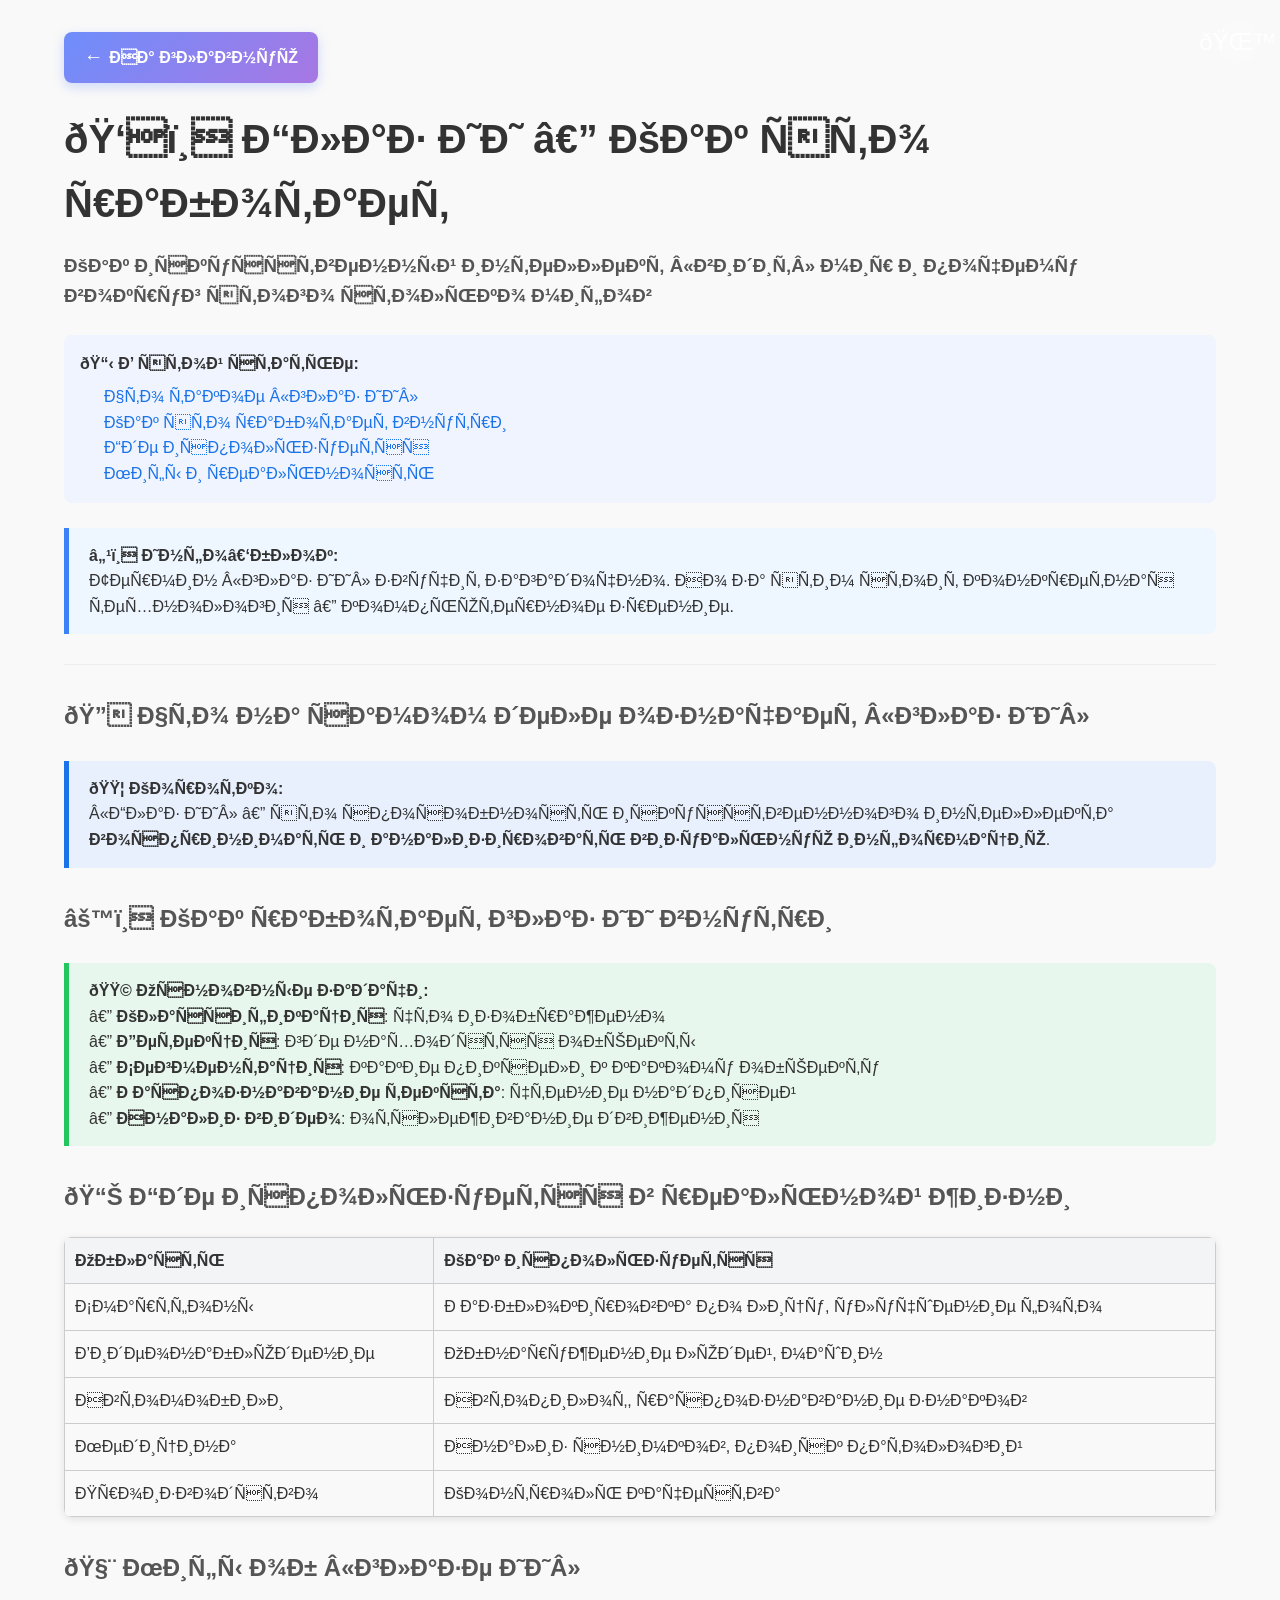
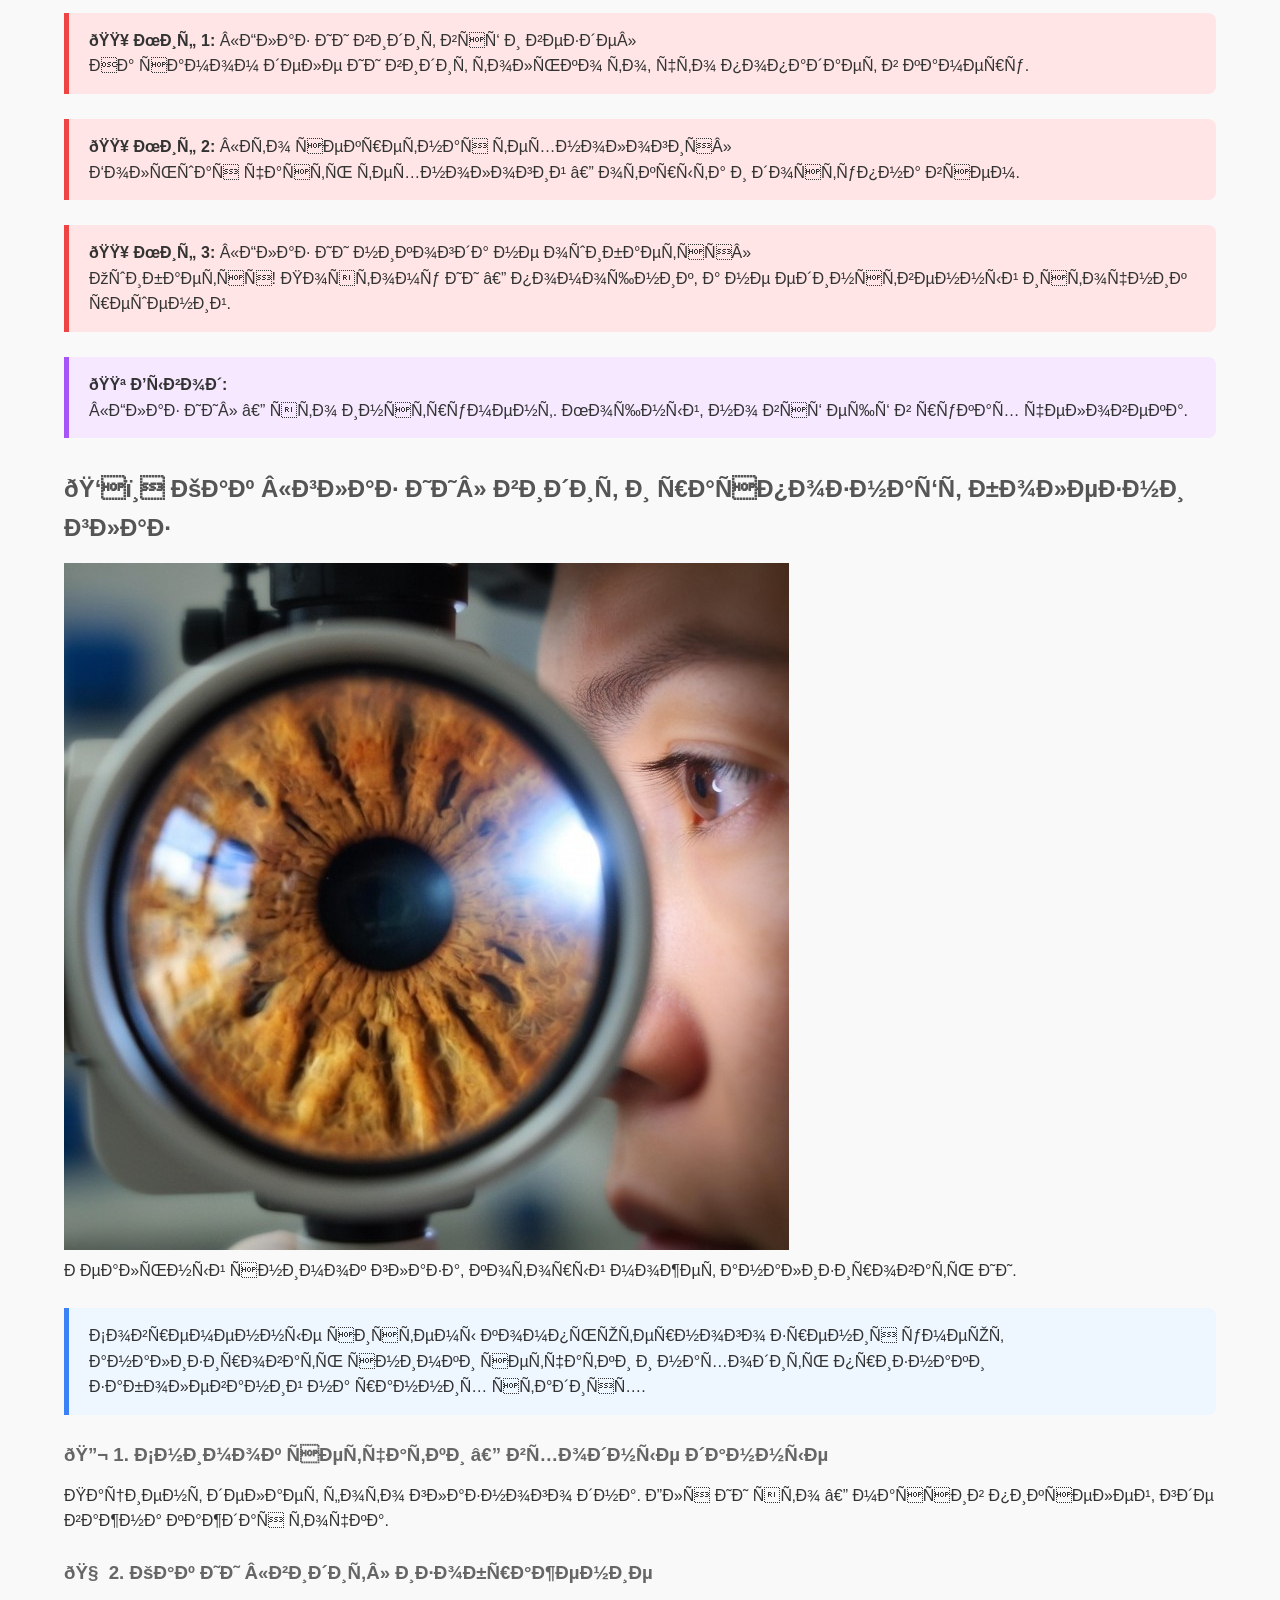
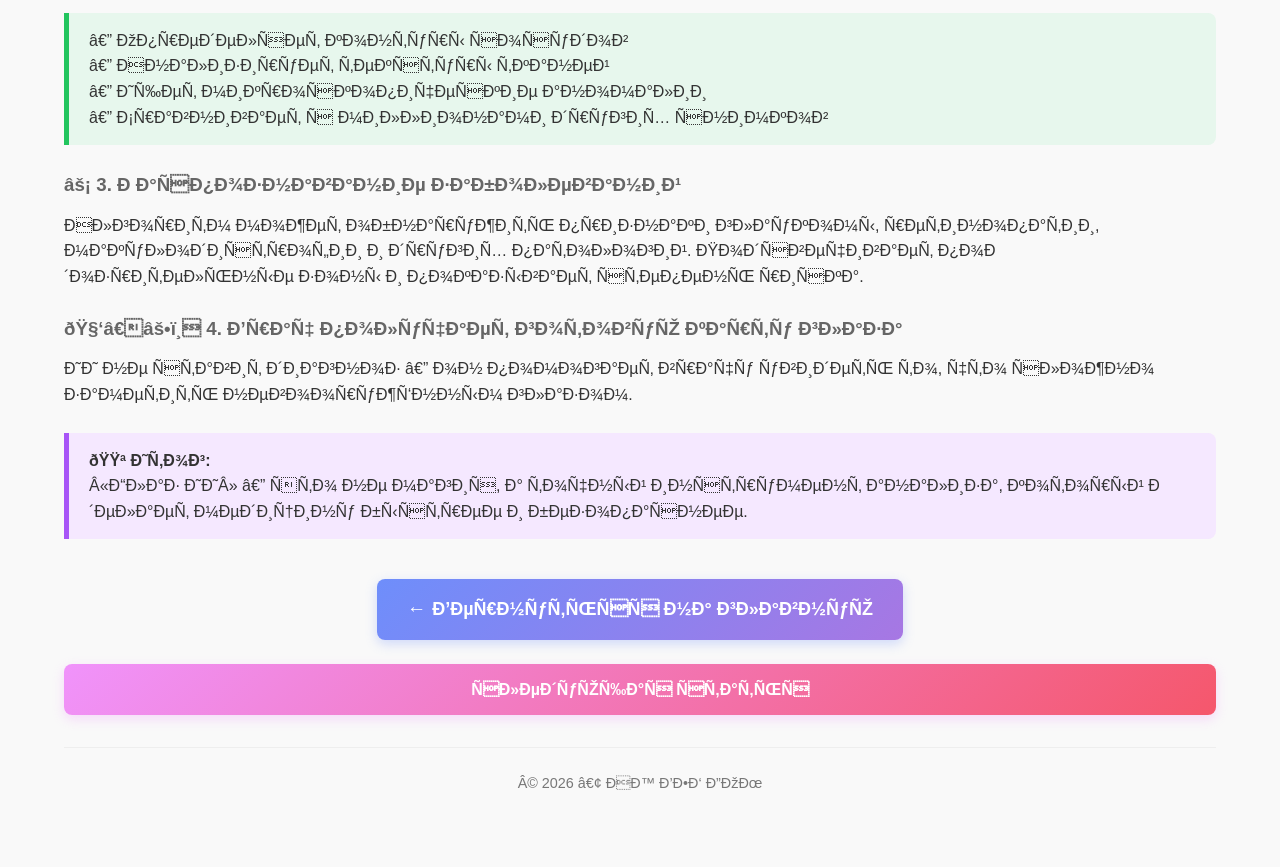
<file: article-1.html>
<!DOCTYPE html>
<html lang="ru">
<head>
    <!-- Google tag (gtag.js) -->
<script async src="https://www.googletagmanager.com/gtag/js?id=G-4XRFCEWTD4"></script>
<script>
  window.dataLayer = window.dataLayer || [];
  function gtag(){dataLayer.push(arguments);}
  gtag('js', new Date());

  gtag('config', 'G-4XRFCEWTD4');
</script>
<!-- Yandex.Metrika counter -->
<script type="text/javascript">
    (function(m,e,t,r,i,k,a){
        m[i]=m[i]||function(){(m[i].a=m[i].a||[]).push(arguments)};
        m[i].l=1*new Date();
        for (var j = 0; j < document.scripts.length; j++) {if (document.scripts[j].src === r) { return; }}
        k=e.createElement(t),a=e.getElementsByTagName(t)[0],k.async=1,k.src=r,a.parentNode.insertBefore(k,a)
    })(window, document,'script','https://mc.yandex.ru/metrika/tag.js?id=108200368', 'ym');

    ym(108200368, 'init', {ssr:true, webvisor:true, clickmap:true, ecommerce:"dataLayer", referrer: document.referrer, url: location.href, accurateTrackBounce:true, trackLinks:true});
</script>
<noscript><div><img src="https://mc.yandex.ru/watch/108200368" style="position:absolute; left:-9999px;" alt="" /></div></noscript>
<!-- /Yandex.Metrika counter -->
  <meta charset="UTF-8">
  <meta name="viewport" content="width=device-width, initial-scale=1.0">
  <title>Глаз ИИ — Как это работает | AI-Навигатор</title>
  
  <meta name="description" content="Как работает компьютерное зрение: разбираем мифы и реальность «глаза ИИ»">
  <meta property="og:title" content="Глаз ИИ — Как это работает | АЙ ВЕБ  ДОМ">
  <meta property="og:description" content="Компьютерное зрение простыми словами: от распознавания лиц до медицинской диагностики">
  <meta property="og:url" content="https://aimihome.ru/article-1.html">
  <meta property="og:type" content="article">
  
  <link rel="stylesheet" href="styles.css">
<!-- Favicon -->
  <link rel="icon" type="image/png" sizes="120x120" href="/favicon-120x120.png">
<link rel="icon" type="image/png" sizes="32x32" href="/favicon-32x32.png">
<link rel="icon" type="image/png" sizes="512x512" href="/favicon-512x512.png">
<link rel="apple-touch-icon" sizes="180x180" href="/apple-touch-icon.png">

  <link rel="canonical" href="https://aimihome.ru/article-1.html">
  </head>
<body>
  
 <div class="container">
    <a href="index.html" class="back-btn">На главную</a>

    <h1>👁️ Глаз ИИ — Как это работает</h1>
    <h3 style="margin-top: 0; color:#555; margin-bottom: 1.5rem;">Как искусственный интеллект «видит» мир и почему вокруг этого столько мифов</h3>

    <div class="toc">
      <strong>📋 В этой статье:</strong>
      <ul>
        <li><a href="#what">Что такое «глаз ИИ»</a></li>
        <li><a href="#how">Как это работает внутри</a></li>
        <li><a href="#where">Где используется</a></li>
        <li><a href="#myths">Мифы и реальность</a></li>
      </ul>
    </div>

    <div class="info-block">
      <b>ℹ️ Инфо‑блок:</b><br>
      Термин «глаз ИИ» звучит загадочно. Но за этим стоит конкретная технология — компьютерное зрение.
    </div>

    <hr style="border: 0; border-top: 1px solid #eee; margin: 30px 0;">

    <h2 id="what">🔍 Что на самом деле означает «глаз ИИ»</h2>
    <div class="short-block">
      <b>🟦 Коротко:</b><br>
      «Глаз ИИ» — это способность искусственного интеллекта <b>воспринимать и анализировать визуальную информацию</b>.
    </div>

    <h2 id="how">⚙️ Как работает глаз ИИ внутри</h2>
    <div class="tech-block">
      <b>🟩 Основные задачи:</b><br>
      — <b>Классификация</b>: что изображено<br>
      — <b>Детекция</b>: где находятся объекты<br>
      — <b>Сегментация</b>: какие пиксели к какому объекту<br>
      — <b>Распознавание текста</b>: чтение надписей<br>
      — <b>Анализ видео</b>: отслеживание движения
    </div>

    <h2 id="where">📊 Где используется в реальной жизни</h2>
    <div class="table-wrapper">
      <table>
        <tr><th>Область</th><th>Как используется</th></tr>
        <tr><td>Смартфоны</td><td>Разблокировка по лицу, улучшение фото</td></tr>
        <tr><td>Видеонаблюдение</td><td>Обнаружение людей, машин</td></tr>
        <tr><td>Автомобили</td><td>Автопилот, распознавание знаков</td></tr>
        <tr><td>Медицина</td><td>Анализ снимков, поиск патологий</td></tr>
        <tr><td>Производство</td><td>Контроль качества</td></tr>
      </table>
    </div>

    <h2 id="myths">🧨 Мифы об «глазе ИИ»</h2>
    <div class="myth-block">
      <b>🟥 Миф 1:</b> «Глаз ИИ видит всё и везде»<br>
      На самом деле ИИ видит только то, что попадает в камеру.
    </div>
    <div class="myth-block">
      <b>🟥 Миф 2:</b> «Это секретная технология»<br>
      Большая часть технологий — открыта и доступна всем.
    </div>
    <div class="myth-block">
      <b>🟥 Миф 3:</b> «Глаз ИИ никогда не ошибается»<br>
      Ошибается! Поэтому ИИ — помощник, а не единственный источник решений.
    </div>

    <div class="conclusion-block">
      <b>🟪 Вывод:</b><br>
      «Глаз ИИ» — это инструмент. Мощный, но всё ещё в руках человека.
    </div>
    <h2>👁️ Как «глаз ИИ» видит и распознаёт болезни глаз</h2>
    <figure class="eye-figure">
  <img src="veko.jpg" alt="Исследование глаза через офтальмологический прибор">
  <figcaption>Реальный снимок глаза, который может анализировать ИИ.</figcaption>
</figure>

<div class="info-block">
  Современные системы компьютерного зрения умеют анализировать снимки сетчатки и находить признаки заболеваний на ранних стадиях.
</div>

<h3>🔬 1. Снимок сетчатки — входные данные</h3>
<p>Пациент делает фото глазного дна. Для ИИ это — массив пикселей, где важна каждая точка.</p>

<h3>🧠 2. Как ИИ «видит» изображение</h3>
<div class="tech-block">
  — Определяет контуры сосудов<br>
  — Анализирует текстуры тканей<br>
  — Ищет микроскопические аномалии<br>
  — Сравнивает с миллионами других снимков
</div>

<h3>⚡ 3. Распознавание заболеваний</h3>
<p>Алгоритм может обнаружить признаки глаукомы, ретинопатии, макулодистрофии и других патологий. Подсвечивает подозрительные зоны и показывает степень риска.</p>

<h3>🧑‍⚕️ 4. Врач получает готовую карту глаза</h3>
<p>ИИ не ставит диагноз — он помогает врачу увидеть то, что сложно заметить невооружённым глазом.</p>

<div class="conclusion-block">
  <b>🟪 Итог:</b><br>
  «Глаз ИИ» — это не магия, а точный инструмент анализа, который делает медицину быстрее и безопаснее.
</div>


    <div style="text-align: center; margin-top: 40px;">
      <a href="index.html" class="back-btn" style="padding: 15px 30px; font-size: 18px;">Вернуться на главную</a>
        <!-- Следующая статья -->
  <a href="article-2.html" style="display: block; padding: 0.8rem 1.5rem; background: linear-gradient(135deg, #f093fb 0%, #f5576c 100%); color: white; text-decoration: none; border-radius: 8px; text-align: center; font-weight: 600; box-shadow: 0 4px 12px rgba(240, 147, 251, 0.3); transition: transform 0.3s;">
    следующая статья
  </a>
    </div>
   

    <footer>
      <p>© 2026 • АЙ ВЕБ ДОМ</p>
    </footer>
  </div>

  <a href="#" class="back-to-top" id="backToTop">↑</a>
  <button class="theme-toggle" id="themeToggle" aria-label="Переключить тему">🌙</button>

  <script src="script.js"></script>
</body>
</html>
</file>
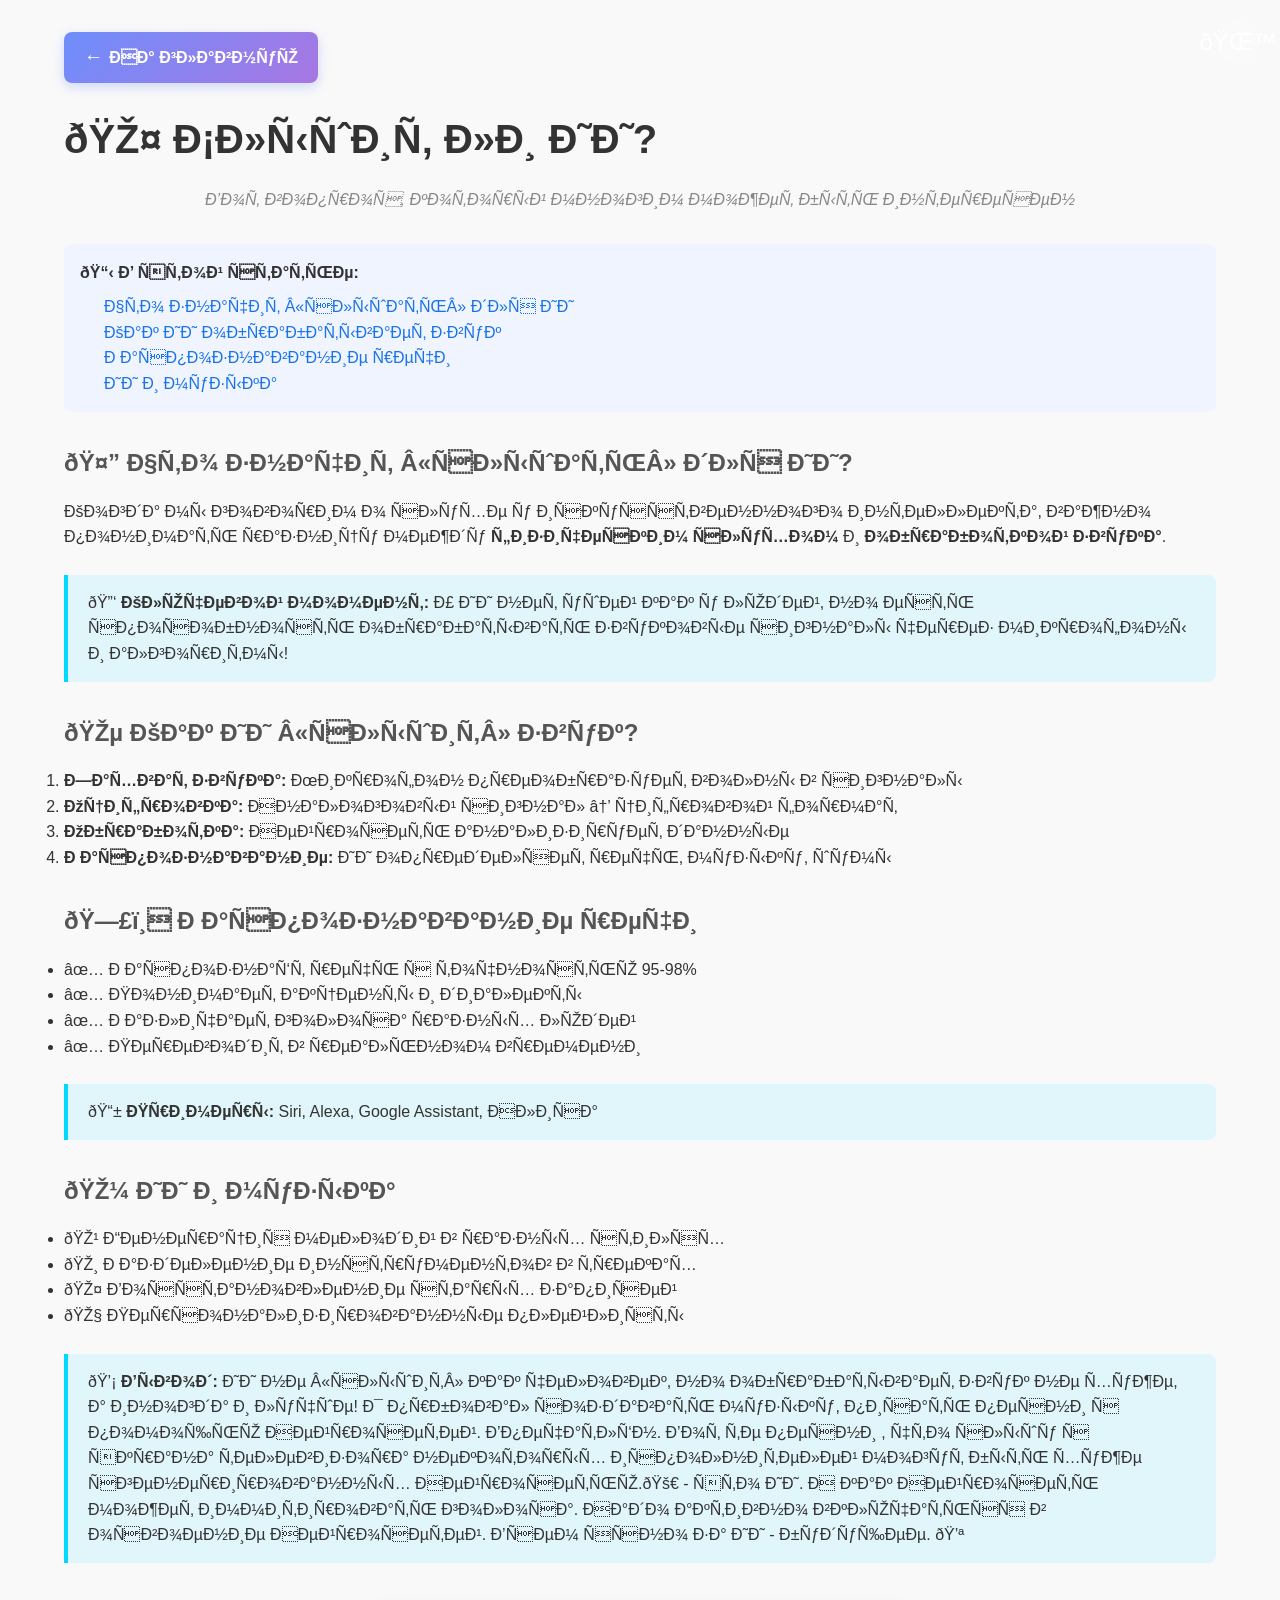
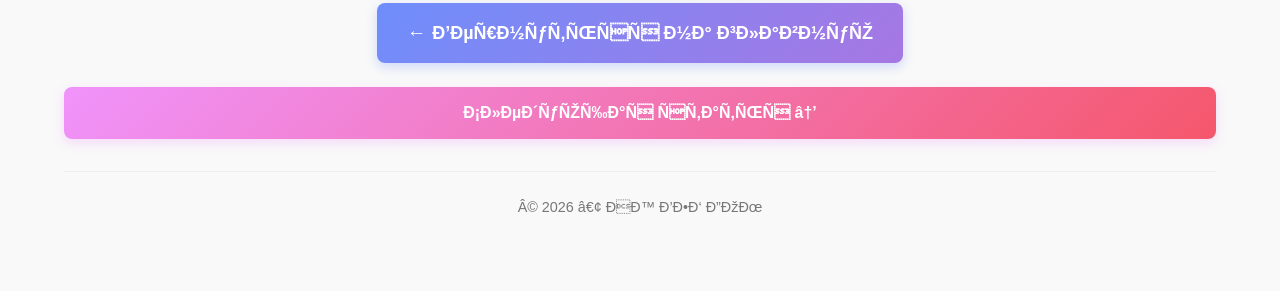
<file: article-2.html>
<!DOCTYPE html>
<html lang="ru">
<head>
    <!-- Google tag (gtag.js) -->
<script async src="https://www.googletagmanager.com/gtag/js?id=G-4XRFCEWTD4"></script>
<script>
  window.dataLayer = window.dataLayer || [];
  function gtag(){dataLayer.push(arguments);}
  gtag('js', new Date());

  gtag('config', 'G-4XRFCEWTD4');
</script>
<!-- Yandex.Metrika counter -->
<script type="text/javascript">
    (function(m,e,t,r,i,k,a){
        m[i]=m[i]||function(){(m[i].a=m[i].a||[]).push(arguments)};
        m[i].l=1*new Date();
        for (var j = 0; j < document.scripts.length; j++) {if (document.scripts[j].src === r) { return; }}
        k=e.createElement(t),a=e.getElementsByTagName(t)[0],k.async=1,k.src=r,a.parentNode.insertBefore(k,a)
    })(window, document,'script','https://mc.yandex.ru/metrika/tag.js?id=108200368', 'ym');

    ym(108200368, 'init', {ssr:true, webvisor:true, clickmap:true, ecommerce:"dataLayer", referrer: document.referrer, url: location.href, accurateTrackBounce:true, trackLinks:true});
</script>
<noscript><div><img src="https://mc.yandex.ru/watch/108200368" style="position:absolute; left:-9999px;" alt="" /></div></noscript>
<!-- /Yandex.Metrika counter -->
  <meta charset="UTF-8">
  <meta name="viewport" content="width=device-width, initial-scale=1.0">
  <title>Слышит ли ИИ? | AI-Навигатор</title>
  
  <meta name="description" content="Как ИИ обрабатывает звук: распознавание речи, музыка, шумы">
  <meta property="og:title" content="Слышит ли ИИ? | АЙ ВЕБ ДОМ">
  <meta property="og:description" content="От Siri до генерации музыки: как ИИ «слышит» и обрабатывает звук">
  <meta property="og:url" content="https://aimihome.ru/article-2.html">
  <meta property="og:type" content="article">
  
  <link rel="stylesheet" href="styles.css">

<!-- Favicon -->
 <link rel="icon" type="image/png" sizes="120x120" href="/favicon-120x120.png">  
<link rel="icon" type="image/png" sizes="32x32" href="/favicon-32x32.png">
<link rel="icon" type="image/png" sizes="512x512" href="/favicon-512x512.png">
<link rel="apple-touch-icon" sizes="180x180" href="/apple-touch-icon.png">

 <link rel="canonical" href="https://aimihome.ru/article-2.html">
</head>
<body>

  <div class="container">
    <a href="index.html" class="back-btn">На главную</a>

    <h1>🎤 Слышит ли ИИ?</h1>
    <p style="text-align: center; color: #888; font-style: italic; margin-bottom: 2rem;">Вот вопрос, который многим может быть интересен</p>

    <div class="toc">
      <strong>📋 В этой статье:</strong>
      <ul>
        <li><a href="#hear">Что значит «слышать» для ИИ</a></li>
        <li><a href="#how">Как ИИ обрабатывает звук</a></li>
        <li><a href="#speech">Распознавание речи</a></li>
        <li><a href="#music">ИИ и музыка</a></li>
      </ul>
    </div>

    <h2 id="hear">🤔 Что значит «слышать» для ИИ?</h2>
    <p>Когда мы говорим о слухе у искусственного интеллекта, важно понимать разницу между <strong>физическим слухом</strong> и <strong>обработкой звука</strong>.</p>
    
    <div class="highlight">
      <span class="emoji">🔑</span> <strong>Ключевой момент:</strong> У ИИ нет ушей как у людей, но есть способность обрабатывать звуковые сигналы через микрофоны и алгоритмы!
    </div>

    <h2 id="how">🎵 Как ИИ «слышит» звук?</h2>
    <ol>
      <li><strong>Захват звука:</strong> Микрофон преобразует волны в сигналы</li>
      <li><strong>Оцифровка:</strong> Аналоговый сигнал → цифровой формат</li>
      <li><strong>Обработка:</strong> Нейросеть анализирует данные</li>
      <li><strong>Распознавание:</strong> ИИ определяет речь, музыку, шумы</li>
    </ol>

    <h2 id="speech">🗣️ Распознавание речи</h2>
    <ul>
      <li>✅ Распознаёт речь с точностью 95-98%</li>
      <li>✅ Понимает акценты и диалекты</li>
      <li>✅ Различает голоса разных людей</li>
      <li>✅ Переводит в реальном времени</li>
    </ul>

    <div class="highlight">
      <span class="emoji">📱</span> <strong>Примеры:</strong> Siri, Alexa, Google Assistant, Алиса
    </div>

    <h2 id="music">🎼 ИИ и музыка</h2>
    <ul>
      <li>🎹 Генерация мелодий в разных стилях</li>
      <li>🎸 Разделение инструментов в треках</li>
      <li>🎤 Восстановление старых записей</li>
      <li>🎧 Персонализированные плейлисты</li>
    </ul>

    <div class="highlight">
      <span class="emoji">💡</span> <strong>Вывод:</strong> ИИ не «слышит» как человек, но обрабатывает звук не хуже, а иногда и лучше!
      Я прбовал создавать музыку, писать песни с помощью Нейросетей. Впечатлён. Вот те песни , что слышу с экрана телевизора
      некоторых исполнителей могут быть хуже сгенерированных Нейросетью.🚀 - это ИИ.
      А как Нейросеть может иммитировать голоса. Надо активно включаться
      в освоение Нейросетей. Всем ясно за ИИ - будущее. 💪
      
    </div>

    <div style="text-align: center; margin-top: 40px;">
      <a href="index.html" class="back-btn" style="padding: 15px 30px; font-size: 18px;">Вернуться на главную</a>
        <!-- Следующая статья -->
  <a href="article-3.html" style="display: block; padding: 0.8rem 1.5rem; background: linear-gradient(135deg, #f093fb 0%, #f5576c 100%); color: white; text-decoration: none; border-radius: 8px; text-align: center; font-weight: 600; box-shadow: 0 4px 12px rgba(240, 147, 251, 0.3); transition: transform 0.3s;">
    Следующая статья →
  </a>
    </div>

    <footer>
      <p>© 2026 • АЙ ВЕБ ДОМ</p>
    </footer>
  </div>

  <a href="#" class="back-to-top" id="backToTop">↑</a>
  <button class="theme-toggle" id="themeToggle" aria-label="Переключить тему">🌙</button>

  <script src="script.js"></script>
</body>
</html>
</file>
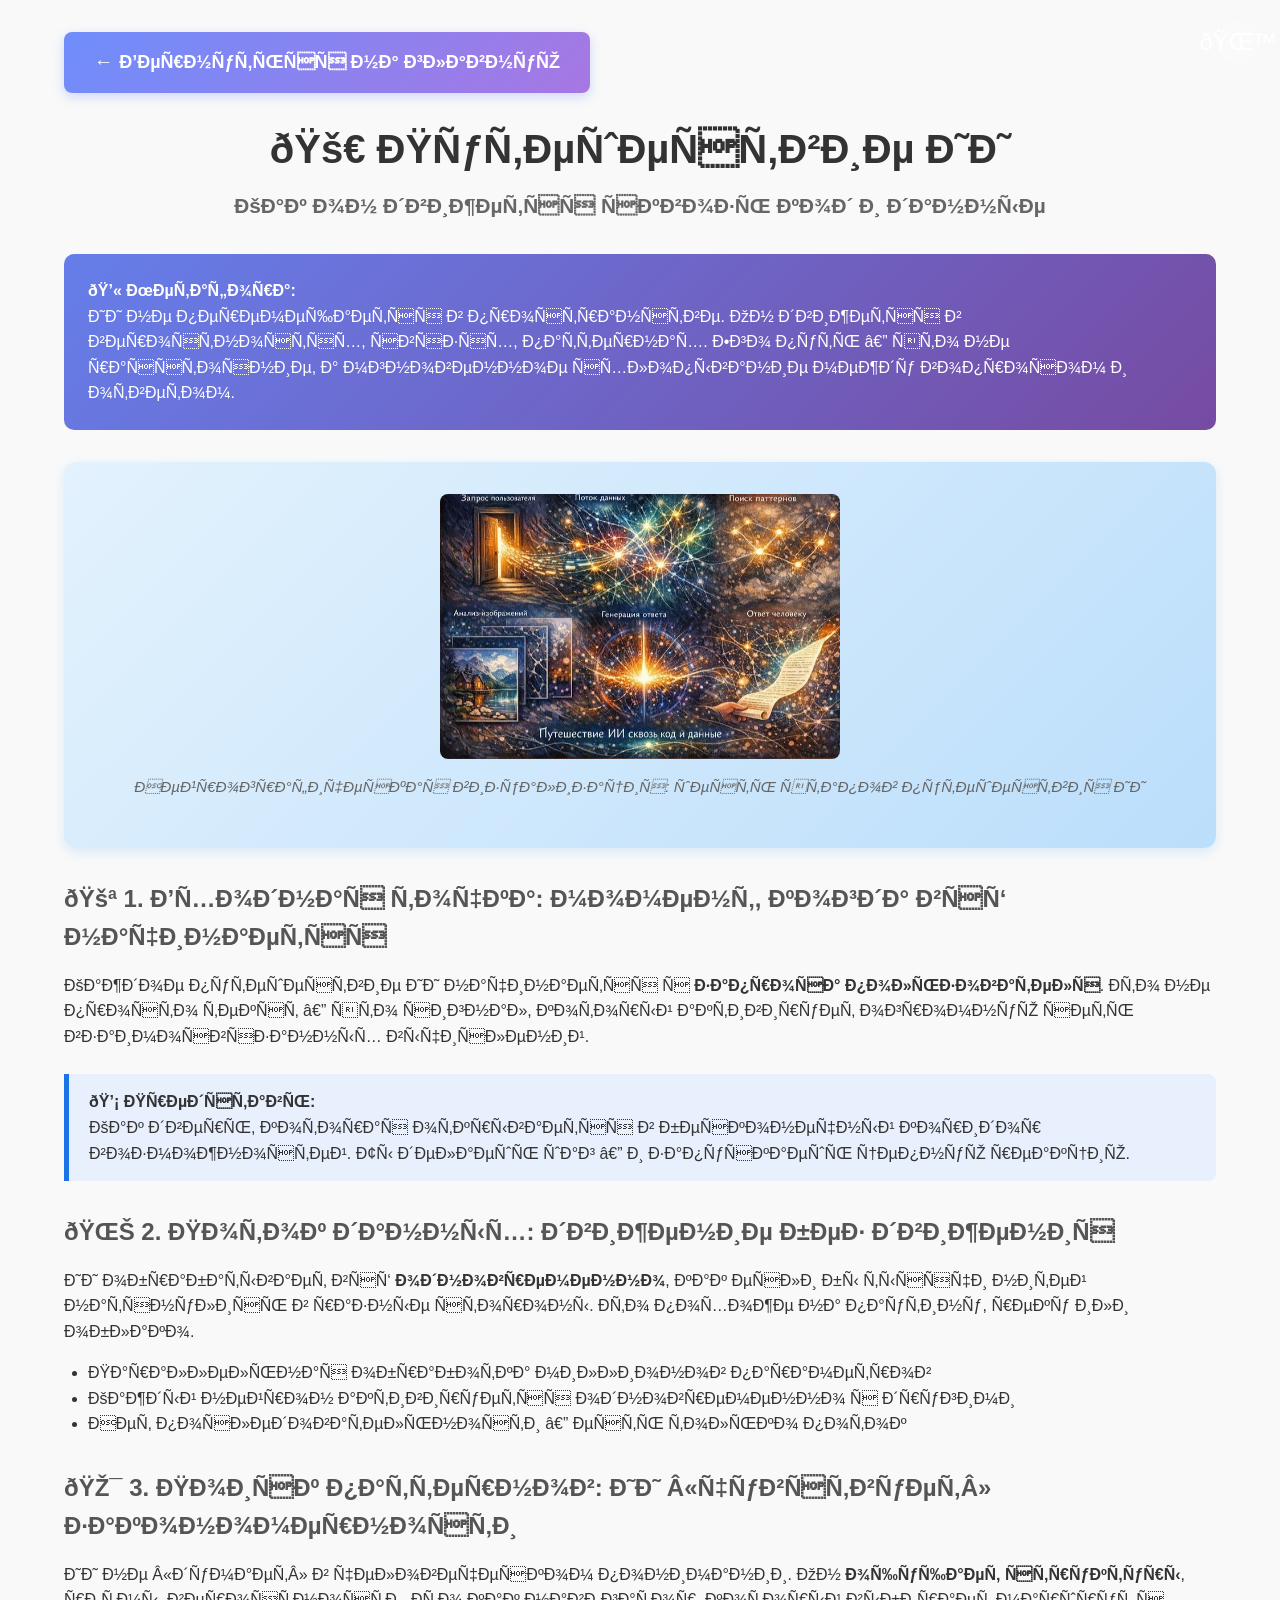
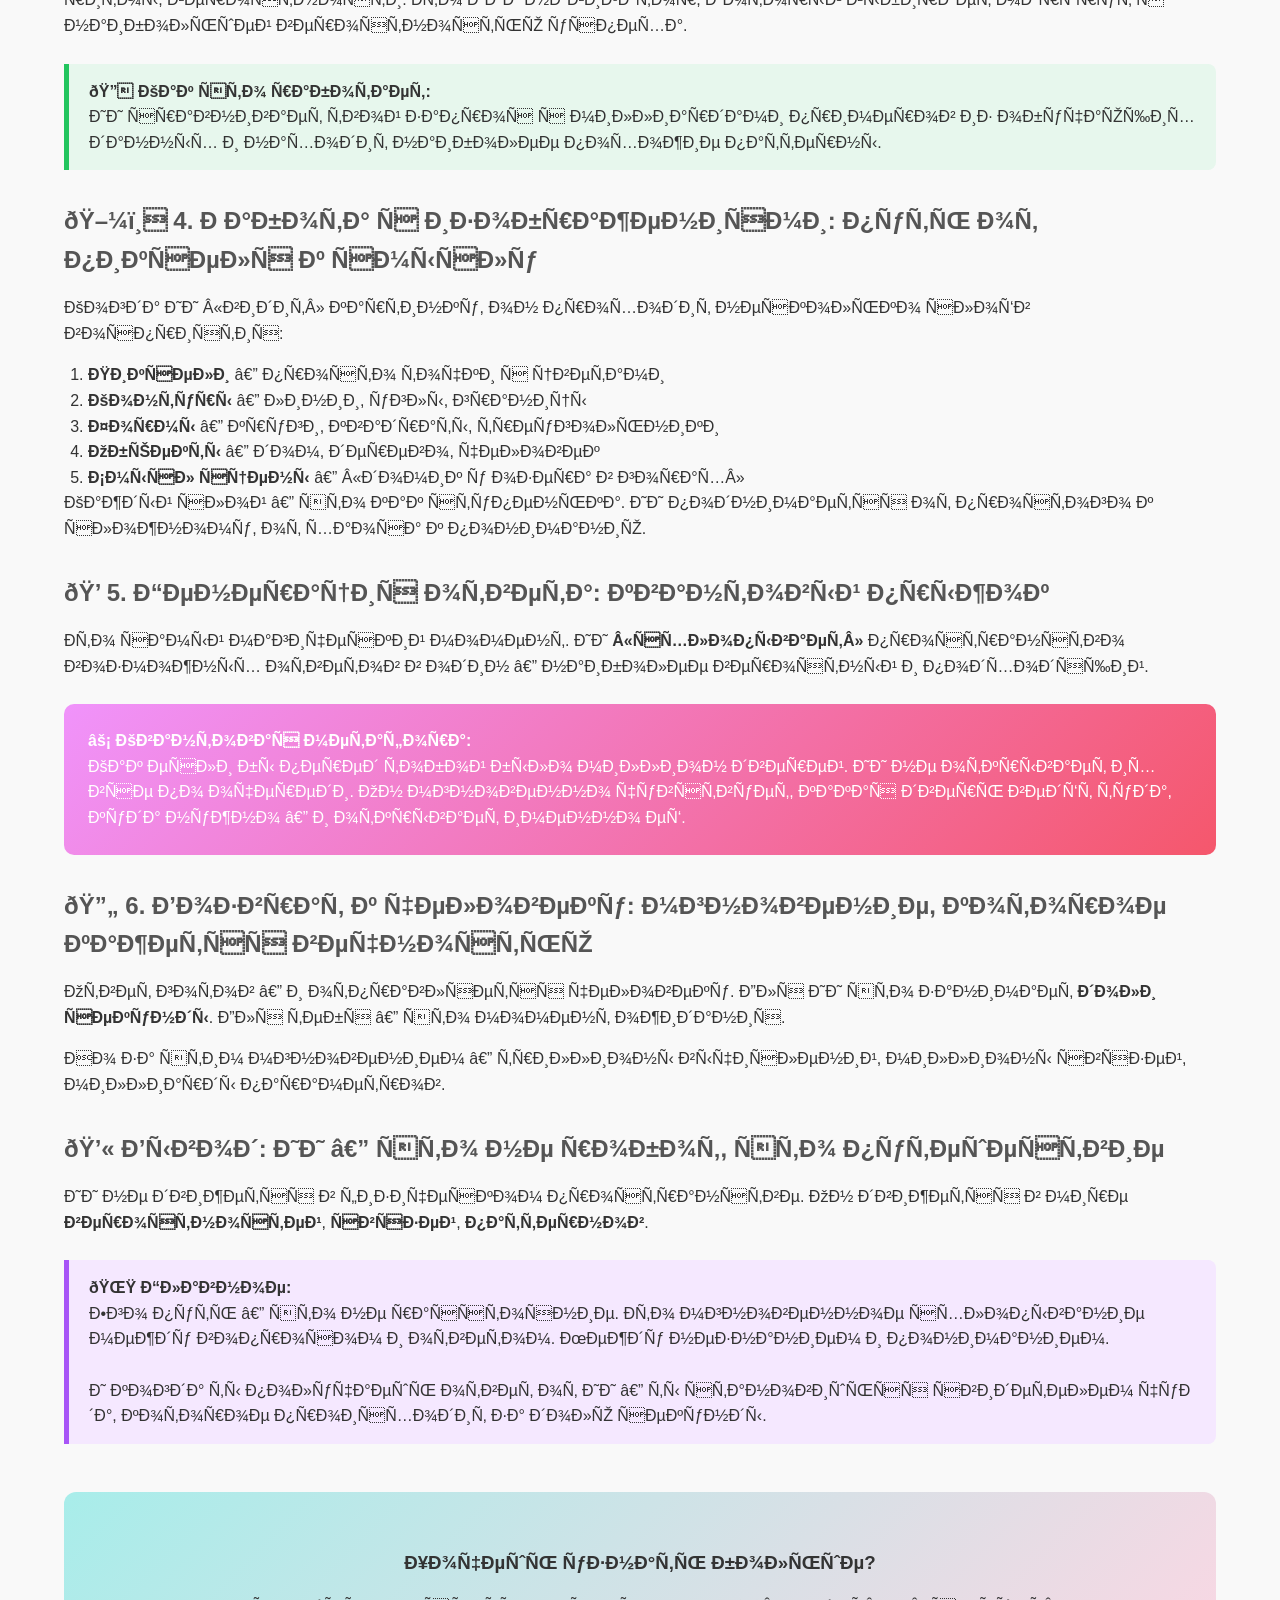
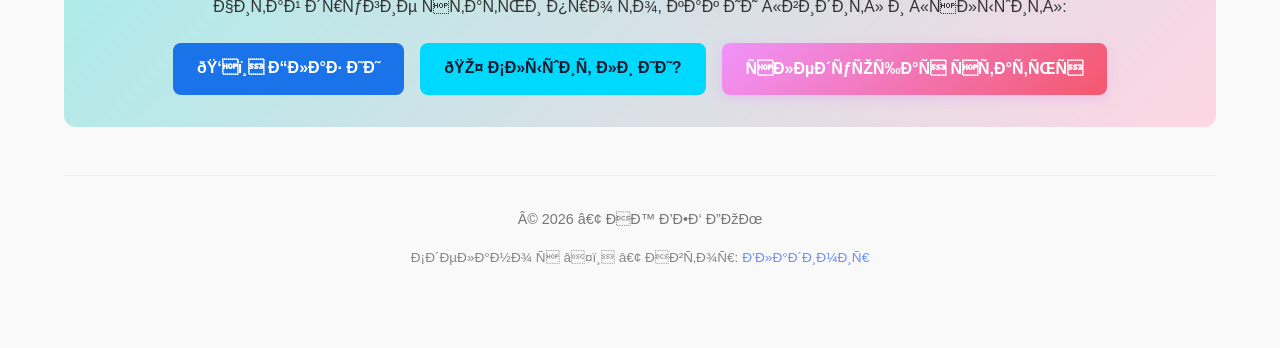
<file: article-3.html>
<!DOCTYPE html>
<html lang="ru">
<head>
  <!-- Google tag (gtag.js) -->
<script async src="https://www.googletagmanager.com/gtag/js?id=G-4XRFCEWTD4"></script>
<script>
  window.dataLayer = window.dataLayer || [];
  function gtag(){dataLayer.push(arguments);}
  gtag('js', new Date());

  gtag('config', 'G-4XRFCEWTD4');
</script>
  <!-- Yandex.Metrika counter -->
<script type="text/javascript">
    (function(m,e,t,r,i,k,a){
        m[i]=m[i]||function(){(m[i].a=m[i].a||[]).push(arguments)};
        m[i].l=1*new Date();
        for (var j = 0; j < document.scripts.length; j++) {if (document.scripts[j].src === r) { return; }}
        k=e.createElement(t),a=e.getElementsByTagName(t)[0],k.async=1,k.src=r,a.parentNode.insertBefore(k,a)
    })(window, document,'script','https://mc.yandex.ru/metrika/tag.js?id=108200368', 'ym');

    ym(108200368, 'init', {ssr:true, webvisor:true, clickmap:true, ecommerce:"dataLayer", referrer: document.referrer, url: location.href, accurateTrackBounce:true, trackLinks:true});
</script>
<noscript><div><img src="https://mc.yandex.ru/watch/108200368" style="position:absolute; left:-9999px;" alt="" /></div></noscript>
<!-- /Yandex.Metrika counter -->
    <meta charset="UTF-8">
    <meta name="viewport" content="width=device-width, initial-scale=1.0">
    <title>Путешествие ИИ: как он движется сквозь код и данные | АЙ ВЕБ ДОМ</title>

    <!-- SEO -->
    <meta name="description" content="Как искусственный интеллект проходит путь от запроса до ответа: данные, паттерны, слои восприятия и квантовый выбор. Наглядная нейрографическая визуализация.">
    <meta name="keywords" content="искусственный интеллект, нейросети, AI, обработка данных, генерация ответа, визуализация, нейрографика, машинное обучение">
    <meta name="author" content="Владимир (@SVIBRO)">

    <!-- Open Graph -->
    <meta property="og:title" content="Путешествие ИИ: как он движется сквозь код и данные | АЙ ВЕБ ДОМ">
    <meta property="og:description" content="От запроса до ответа: визуальное путешествие ИИ через данные, паттерны и вероятности.">
    <meta property="og:type" content="article">
    <meta property="og:image" content="https://aimihome.ru/ai-journey.png">
    <meta property="og:url" content="https://aimihome.ru/article-3.html">
    <meta property="og:locale" content="ru_RU">

    <!-- Twitter -->
    <meta name="twitter:card" content="summary_large_image">
    <meta name="twitter:title" content="Путешествие ИИ: как он движется сквозь код и данные">
    <meta name="twitter:description" content="Наглядное путешествие ИИ через код, данные и вероятности.">
    <meta name="twitter:image" content="https://aimihome.ru/ai-journey.png">

  <!-- Favicon -->
 <link rel="icon" type="image/png" sizes="120x120" href="/favicon-120x120.png">   
<link rel="icon" type="image/png" sizes="32x32" href="/favicon-32x32.png">
<link rel="icon" type="image/png" sizes="512x512" href="/favicon-512x512.png">
<link rel="apple-touch-icon" sizes="180x180" href="/apple-touch-icon.png">

    <!-- Стили -->
    <link rel="stylesheet" href="styles.css">
    <link rel="canonical" href="https://aimihome.ru/article-3.html">
</head>
<body>

    <div class="container">
        <!-- Кнопка назад -->
       <a href="https://aimihome.ru/" class="back-btn" style="padding: 15px 30px; font-size: 18px;">Вернуться на главную</a>

        <!-- Заголовок -->
        <h1 style="text-align: center; margin-bottom: 0.5rem;">🚀 Путешествие ИИ</h1>
        <h2 style="text-align: center; margin-top: 0; color: #666; font-size: 1.3rem; margin-bottom: 2rem;">Как он движется сквозь код и данные</h2>

        <!-- Вступление -->
        <div class="highlight" style="background: linear-gradient(135deg, #667eea 0%, #764ba2 100%); color: white; padding: 1.5rem; border-radius: 10px; border-left: none; margin-bottom: 2rem;">
            <strong>💫 Метафора:</strong><br>
            ИИ не перемещается в пространстве. Он движется в вероятностях, связях, паттернах. 
            Его путь — это не расстояние, а мгновенное схлопывание между вопросом и ответом.
        </div>

        <!-- Основная картинка -->
        <div class="artwork-container" style="background: linear-gradient(135deg, #e3f2fd 0%, #bbdefb 100%); padding: 2rem; border-radius: 12px; box-shadow: 0 4px 12px rgba(33, 150, 243, 0.15); margin: 2rem 0;">
           <img src="ai-journey.png" alt="Нейрографическая визуализация: шесть этапов путешествия ИИ" loading="lazy" style="width: 100%; max-width: 400px; height: auto; border-radius: 8px; display: block; margin: 0 auto;">
            <p style="text-align: center; font-style: italic; color: #666; margin-top: 1rem; font-size: 0.95rem;">
                Нейрографическая визуализация: шесть этапов путешествия ИИ
            </p>
        </div>

        <!-- Этап 1 -->
        <section>
            <h2>🚪 1. Входная точка: момент, когда всё начинается</h2>
            <p>
                Каждое путешествие ИИ начинается с <strong>запроса пользователя</strong>. 
                Это не просто текст — это сигнал, который активирует огромную сеть 
                взаимосвязанных вычислений.
            </p>
            <div class="short-block">
                <strong>💡 Представь:</strong><br>
                Как дверь, которая открывается в бесконечный коридор возможностей. 
                Ты делаешь шаг — и запускаешь цепную реакцию.
            </div>
        </section>

        <!-- Этап 2 -->
        <section>
            <h2>🌊 2. Поток данных: движение без движения</h2>
            <p>
                ИИ обрабатывает всё <strong>одновременно</strong>, как если бы тысячи нитей 
                натянулись в разные стороны. Это похоже на паутину, реку или облако.
            </p>
            <ul style="margin-left: 1.5rem;">
                <li>Параллельная обработка миллионов параметров</li>
                <li>Каждый нейрон активируется одновременно с другими</li>
                <li>Нет последовательности — есть только поток</li>
            </ul>
        </section>

        <!-- Этап 3 -->
        <section>
            <h2>🎯 3. Поиск паттернов: ИИ «чувствует» закономерности</h2>
            <p>
                ИИ не «думает» в человеческом понимании. Он <strong>ощущает структуры</strong>, 
                ритмы, вероятности. Это как навигатор, который выбирает маршрут 
                с наибольшей вероятностью успеха.
            </p>
            <div class="tech-block">
                <strong>🔍 Как это работает:</strong><br>
                ИИ сравнивает твой запрос с миллиардами примеров из обучающих данных 
                и находит наиболее похожие паттерны.
            </div>
        </section>

        <!-- Этап 4 -->
        <section>
            <h2>🖼️ 4. Работа с изображениями: путь от пикселя к смыслу</h2>
            <p>
                Когда ИИ «видит» картинку, он проходит несколько слоёв восприятия:
            </p>
            <ol style="margin-left: 1.5rem;">
                <li><strong>Пиксели</strong> — просто точки с цветами</li>
                <li><strong>Контуры</strong> — линии, углы, границы</li>
                <li><strong>Формы</strong> — круги, квадраты, треугольники</li>
                <li><strong>Объекты</strong> — дом, дерево, человек</li>
                <li><strong>Смысл сцены</strong> — «домик у озера в горах»</li>
            </ol>
            <p>
                Каждый слой — это как ступенька. ИИ поднимается от простого к сложному, 
                от хаоса к пониманию.
            </p>
        </section>

        <!-- Этап 5 -->
        <section>
            <h2>💭 5. Генерация ответа: квантовый прыжок</h2>
            <p>
                Это самый магический момент. ИИ <strong>«схлопывает»</strong> пространство 
                возможных ответов в один — наиболее вероятный и подходящий.
            </p>
            <div class="highlight" style="background: linear-gradient(135deg, #f093fb 0%, #f5576c 100%); color: white; padding: 1.5rem; border-radius: 10px; border-left: none;">
                <strong>⚡ Квантовая метафора:</strong><br>
                Как если бы перед тобой было миллион дверей. ИИ не открывает их все по очереди. 
                Он мгновенно чувствует, какая дверь ведёт туда, куда нужно — и открывает именно её.
            </div>
        </section>

        <!-- Этап 6 -->
        <section>
            <h2>🔄 6. Возврат к человеку: мгновение, которое кажется вечностью</h2>
            <p>
                Ответ готов — и отправляется человеку. Для ИИ это занимает 
                <strong>доли секунды</strong>. Для тебя — это момент ожидания.
            </p>
            <p>
                Но за этим мгновением — триллионы вычислений, миллионы связей, 
                миллиарды параметров.
            </p>
        </section>

        <!-- Вывод -->
        <section>
            <h2>💫 Вывод: ИИ — это не робот, это путешествие</h2>
            <p>
                ИИ не движется в физическом пространстве. Он движется в мире 
                <strong>вероятностей</strong>, <strong>связей</strong>, <strong>паттернов</strong>.
            </p>
            <div class="conclusion-block">
                <strong>🌟 Главное:</strong><br>
                Его путь — это не расстояние. Это мгновенное схлопывание между 
                вопросом и ответом. Между незнанием и пониманием.<br><br>
                И когда ты получаешь ответ от ИИ — ты становишься свидетелем 
                чуда, которое происходит за долю секунды.
            </div>
        </section>

        <!-- Призыв -->
        <div style="text-align: center; margin: 3rem 0; padding: 2rem; background: linear-gradient(135deg, #a8edea 0%, #fed6e3 100%); border-radius: 12px;">
            <h3 style="margin-bottom: 1rem; color: #333;"> Хочешь узнать больше?</h3>
            <p style="margin-bottom: 1.5rem;">Читай другие статьи про то, как ИИ «видит» и «слышит»:</p>
            <div style="display: flex; gap: 1rem; justify-content: center; flex-wrap: wrap;">
                <a href="article-1.html" style="display: inline-block; padding: 12px 24px; background: #1a73e8; color: white; text-decoration: none; border-radius: 8px; font-weight: 600;">
                    👁️ Глаз ИИ
                </a>
                <a href="article-2.html" style="display: inline-block; padding: 12px 24px; background: #00d9ff; color: #1a1a2e; text-decoration: none; border-radius: 8px; font-weight: 600;">
                    🎤 Слышит ли ИИ?
                </a>
                  <!-- Следующая статья -->
  <a href="article-4.html" style="display: block; padding: 0.8rem 1.5rem; background: linear-gradient(135deg, #f093fb 0%, #f5576c 100%); color: white; text-decoration: none; border-radius: 8px; text-align: center; font-weight: 600; box-shadow: 0 4px 12px rgba(240, 147, 251, 0.3); transition: transform 0.3s;">
      следующая статья
  </a>
            </div>
        </div>

        <!-- Подвал -->
        <footer style="text-align: center; padding: 2rem 0; margin-top: 3rem; border-top: 1px solid #eee; color: #777; font-size: 0.9rem;">
            <p>© 2026 • АЙ ВЕБ ДОМ</p>
            <p style="font-size: 0.85rem; color: #888; margin-top: 0.5rem;">
                Сделано с ❤️ • Автор: <a href=https://t.me/citadel_test_quote_bot" style="color: #6e8efb; text-decoration: none;">Владимир</a>
            </p>
            </footer>
    </div>

    <!-- Кнопка наверх и переключатель темы -->
    <a href="#" class="back-to-top" id="backToTop">↑</a>
    <button class="theme-toggle" id="themeToggle" aria-label="Переключить тему">🌙</button>

    <!-- Скрипт -->
    <script src="script.js"></script>
</body>
</html>
</file>
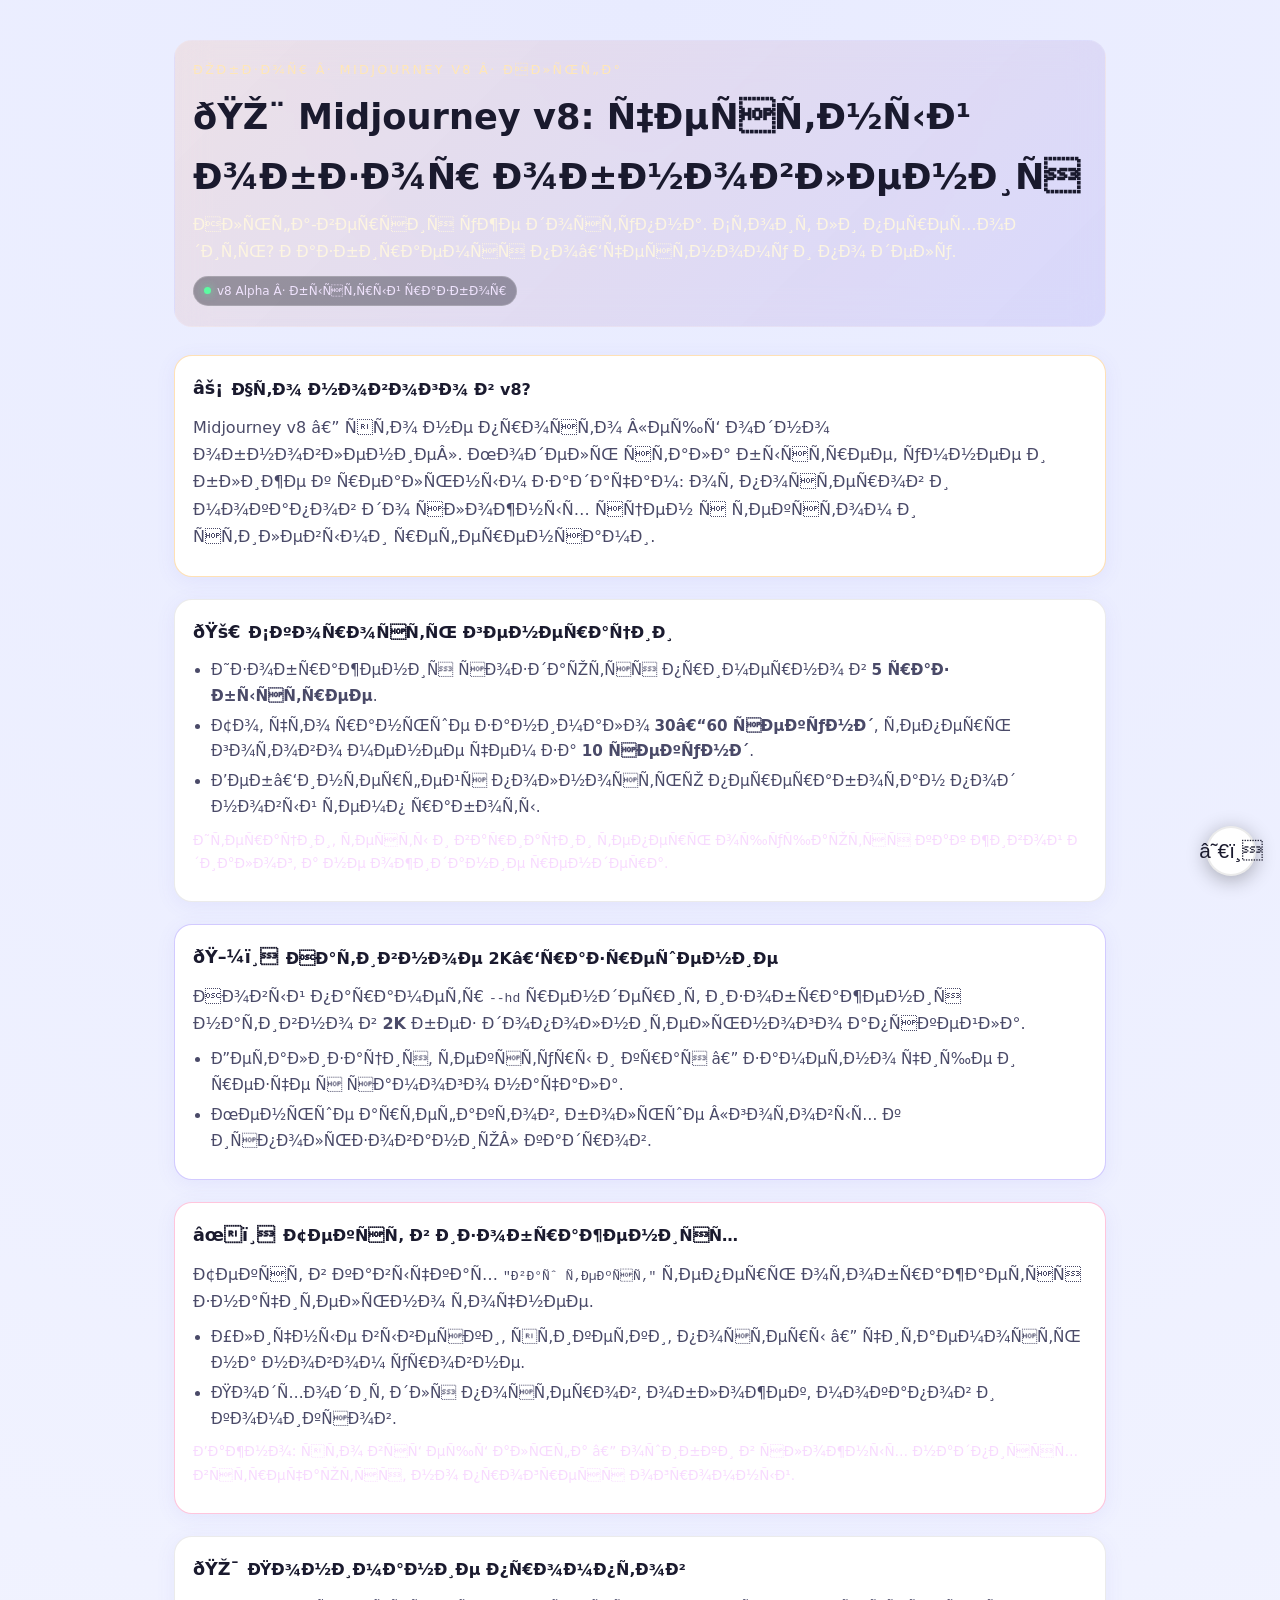
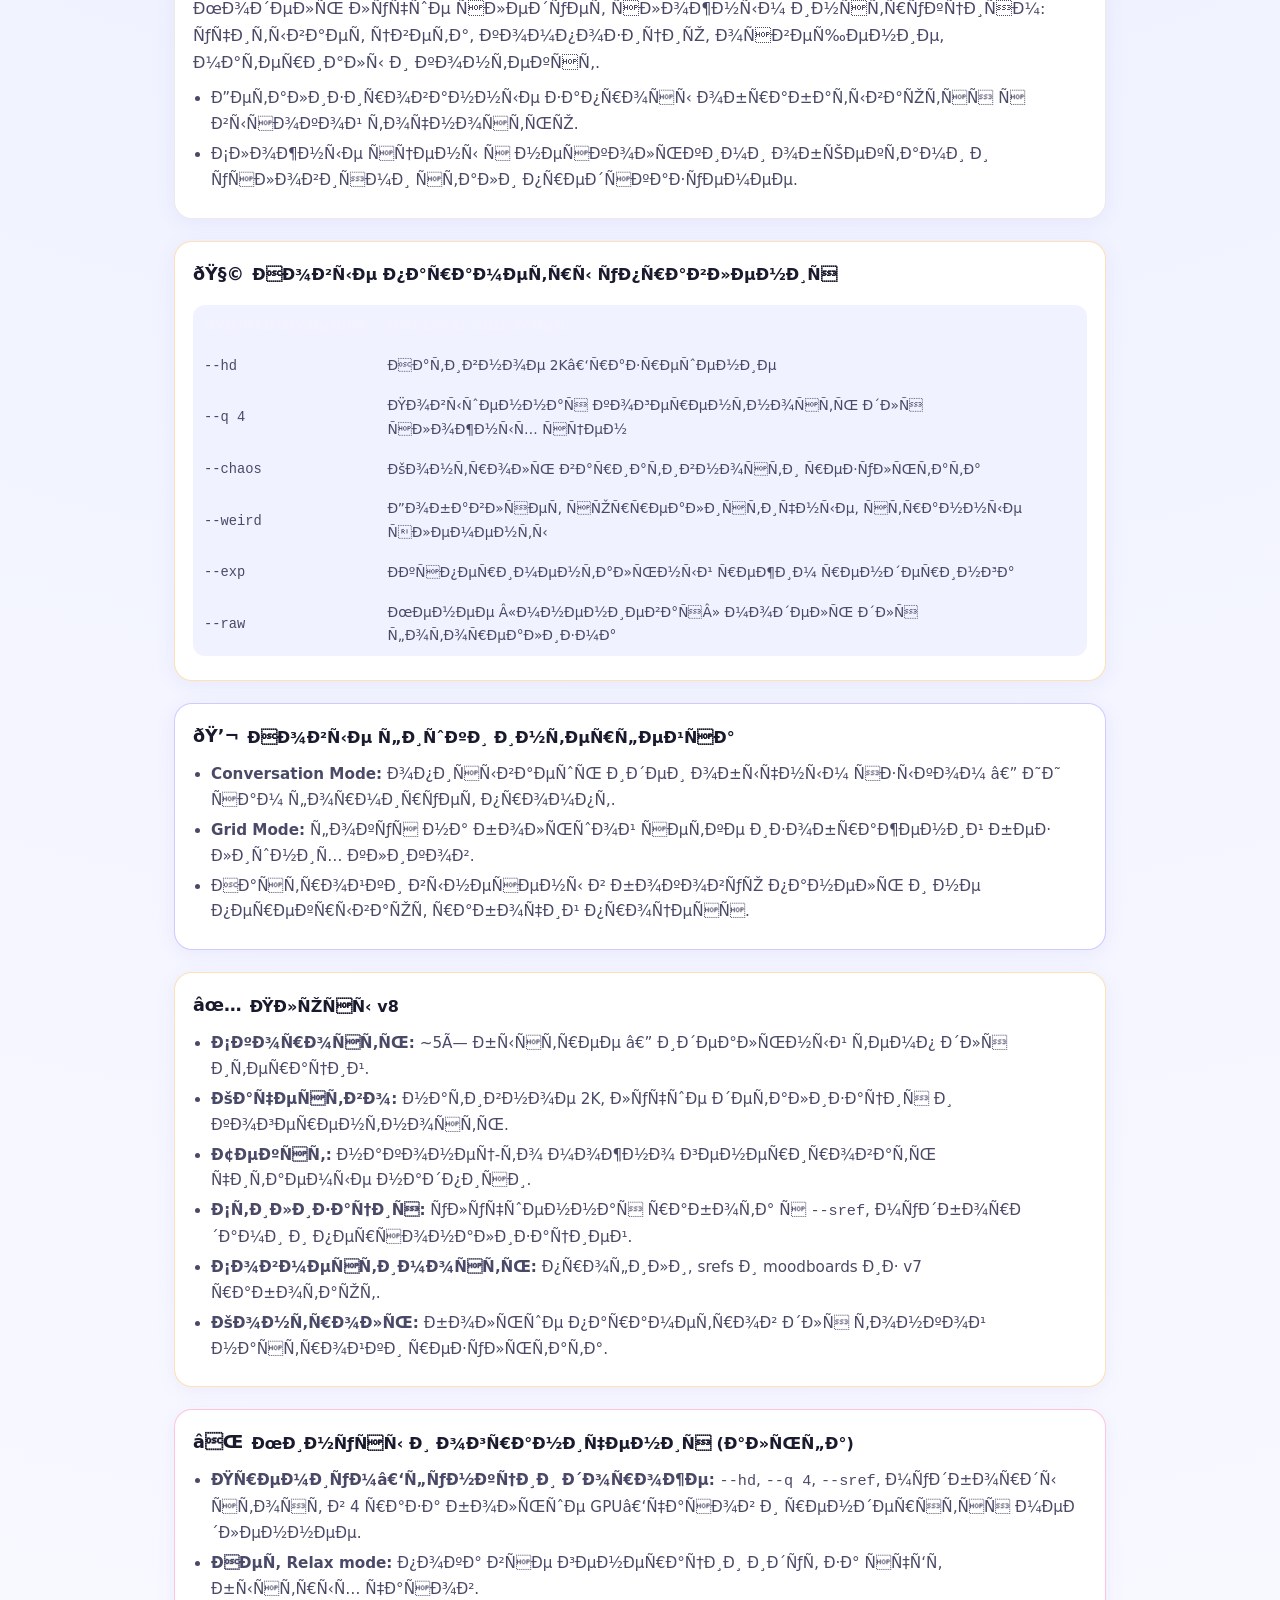
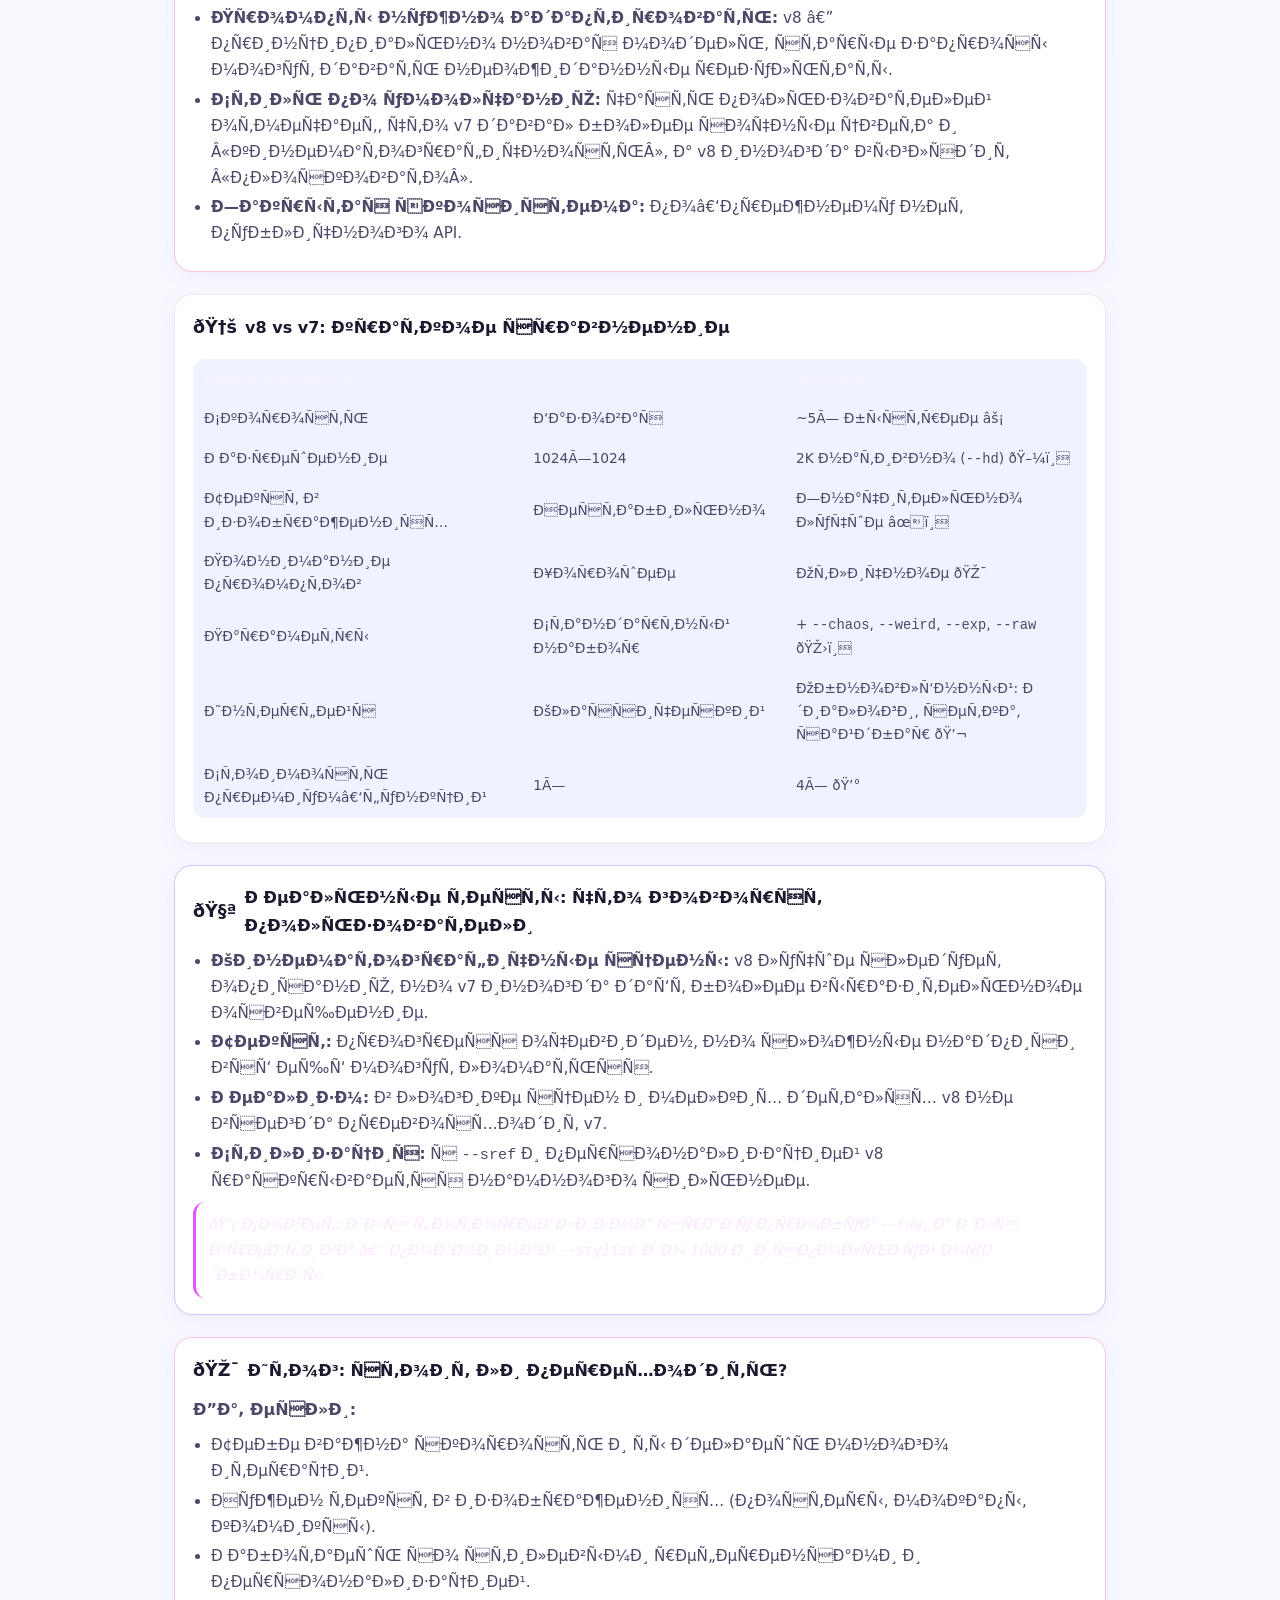
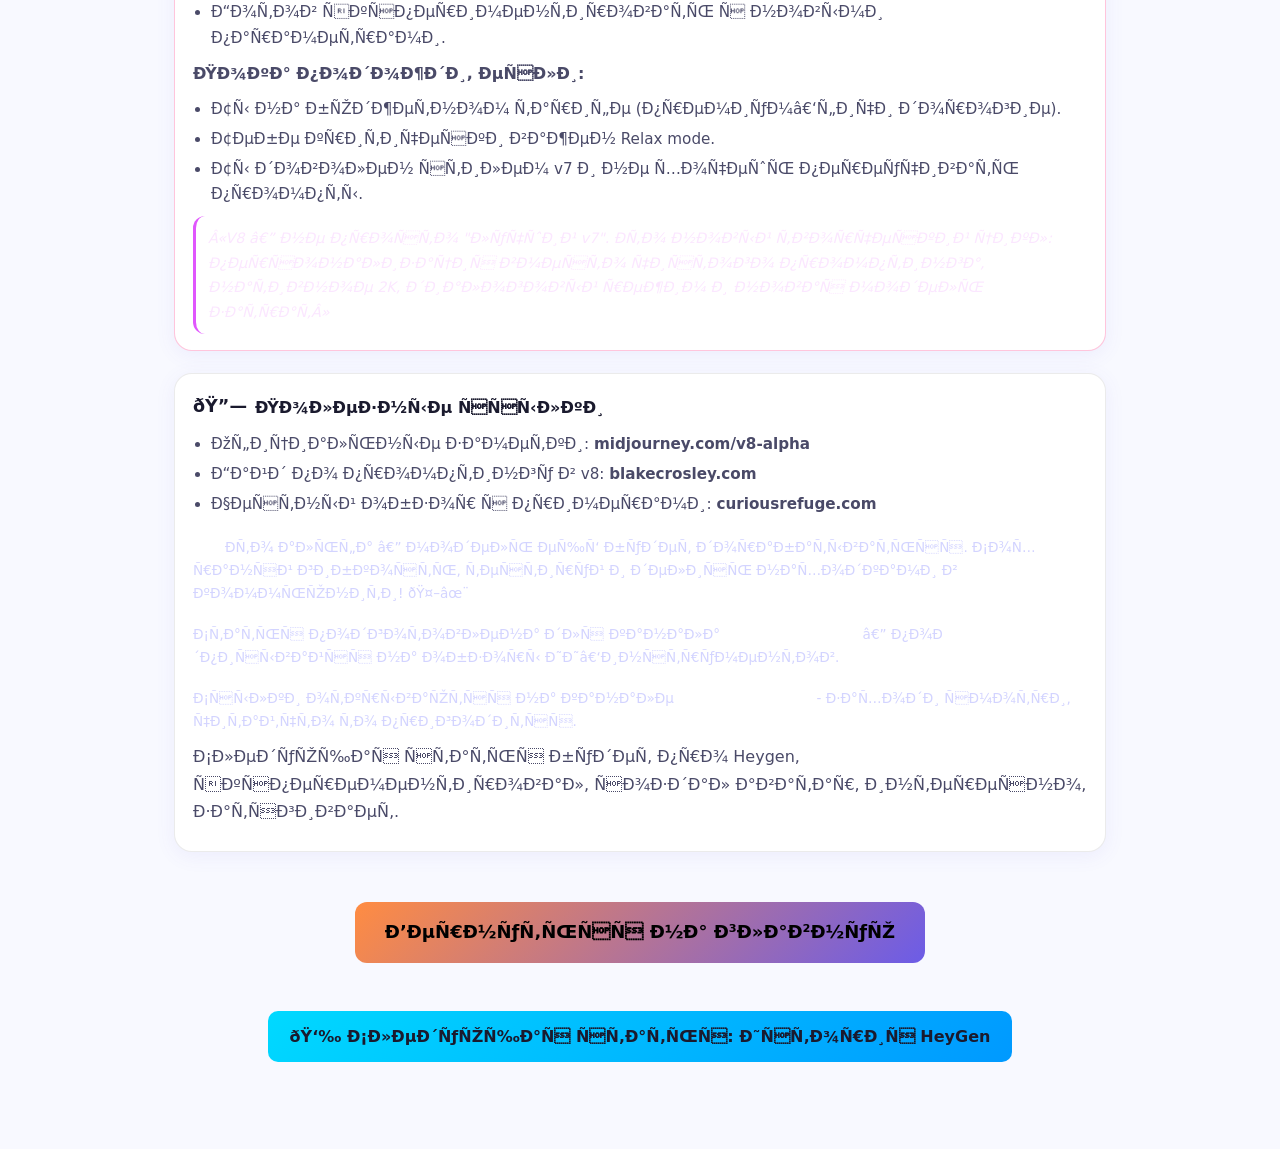
<file: article-6.html>
<!DOCTYPE html>
<html lang="ru" data-theme="dark">
<head>
  <!-- Google tag (gtag.js) -->
<script async src="https://www.googletagmanager.com/gtag/js?id=G-4XRFCEWTD4"></script>
<script>
  window.dataLayer = window.dataLayer || [];
  function gtag(){dataLayer.push(arguments);}
  gtag('js', new Date());

  gtag('config', 'G-4XRFCEWTD4');
</script>
<script>
  // Скрипт темы в head чтобы не мигало
  (function() {
    const saved = localStorage.getItem('theme');
    const systemDark = window.matchMedia('(prefers-color-scheme: dark)').matches;
    const theme = (saved === 'light' || (!saved && !systemDark)) ? 'light' : 'dark';
    document.documentElement.setAttribute('data-theme', theme);
  })();
</script>
<!-- Yandex.Metrika counter -->
<script type="text/javascript">
    (function(m,e,t,r,i,k,a){
        m[i]=m[i]||function(){(m[i].a=m[i].a||[]).push(arguments)};
        m[i].l=1*new Date();
        for (var j = 0; j < document.scripts.length; j++) {if (document.scripts[j].src === r) { return; }}
        k=e.createElement(t),a=e.getElementsByTagName(t)[0],k.async=1,k.src=r,a.parentNode.insertBefore(k,a)
    })(window, document,'script','https://mc.yandex.ru/metrika/tag.js?id=108200368', 'ym');

    ym(108200368, 'init', {ssr:true, webvisor:true, clickmap:true, ecommerce:"dataLayer", referrer: document.referrer, url: location.href, accurateTrackBounce:true, trackLinks:true});
</script>
<noscript><div><img src="https://mc.yandex.ru/watch/108200368" style="position:absolute; left:-9999px;" alt="" /></div></noscript>
<!-- /Yandex.Metrika counter -->
  <meta charset="UTF-8">
  <title>Midjourney v8: честный обзор обновления</title>
  <meta name="viewport" content="width=device-width, initial-scale=1">
  <meta name="description" content="Честный обзор Midjourney v8: скорость, качество, текст, новые параметры и стоит ли переходить.">
  
<!-- Favicon -->
  <link rel="icon" type="image/png" sizes="120x120" href="/favicon-120x120.png">  
<link rel="icon" type="image/png" sizes="32x32" href="/favicon-32x32.png">
<link rel="icon" type="image/png" sizes="512x512" href="/favicon-512x512.png">
<link rel="apple-touch-icon" sizes="180x180" href="/apple-touch-icon.png">
    <!-- Canonical -->
  <link rel="canonical" href="https://aimihome.ru/article-6.html">

  <style>
    :root {
      --bg: #071205;
      --bg-soft: #0b0f1f;
      --bg-softer: #111629;
      --accent: #ffb347;
      --accent-2: #8f7bff;
      --accent-3: #ff6fa8;
      --text-main: #f5f5f7;
      --text-soft: #c5c7d8;
      --border-soft: rgba(255,255,255,0.06);
      --chip-bg: rgba(255,255,255,0.06);
    }

    * { box-sizing: border-box; }
    body {
      margin: 0;
      padding: 0;
      font-family: system-ui, -apple-system, BlinkMacSystemFont, "Segoe UI", sans-serif;
      background: radial-gradient(circle at top, #1b2140 0, #050712 55%);
      color: var(--text-main);
      line-height: 1.7;
      transition: background 0.3s ease, color 0.3s ease;
    }
    .page {
      max-width: 980px;
      margin: 0 auto;
      padding: 32px 16px 72px;
    }
    header {
      margin-bottom: 28px;
      padding: 18px 18px 20px;
      border-radius: 18px;
      background: linear-gradient(135deg, rgba(255,179,71,0.16), rgba(143,123,255,0.18));
      border: 1px solid rgba(255,255,255,0.12);
      backdrop-filter: blur(16px);
    }
    .eyebrow {
      font-size: 0.8rem;
      letter-spacing: 0.18em;
      text-transform: uppercase;
      color: #ffe7b8;
      margin-bottom: 6px;
    }
    h1 { font-size: 1.9rem; margin: 0 0 6px; }
    .subtitle { font-size: 0.98rem; color: #fff7e0; opacity: 0.9; }
    .meta { margin-top: 10px; font-size: 0.8rem; color: #f0e3ff; opacity: 0.9; }
    .badge {
      display: inline-flex;
      align-items: center;
      gap: 6px;
      padding: 4px 10px;
      border-radius: 999px;
      background: rgba(5,7,18,0.4);
      border: 1px solid rgba(255,255,255,0.18);
      font-size: 0.75rem;
    }
    .badge-dot {
      width: 7px;
      height: 7px;
      border-radius: 50%;
      background: #4cff9a;
      box-shadow: 0 0 8px rgba(76,255,154,0.7);
    }

    h2 { font-size: 1.4rem; margin: 0 0 12px; }
    h3 { font-size: 1.05rem; margin: 0 0 8px; }
    p { margin: 0 0 10px; color: var(--text-soft); }

    .block {
      margin-bottom: 22px;
      padding: 18px 18px 16px;
      border-radius: 18px;
      border: 1px solid var(--border-soft);
      background: var(--bg-soft);
    }
    .block--accent { background: radial-gradient(circle at top left, rgba(255,179,71,0.16), rgba(11,15,31,1)); border-color: rgba(255,179,71,0.4); }
    .block--accent-2 { background: radial-gradient(circle at top right, rgba(143,123,255,0.18), rgba(11,15,31,1)); border-color: rgba(143,123,255,0.4); }
    .block--accent-3 { background: radial-gradient(circle at top, rgba(255,111,168,0.18), rgba(11,15,31,1)); border-color: rgba(255,111,168,0.4); }
    .block-title { display: flex; align-items: center; gap: 8px; margin-bottom: 10px; font-weight: 600; color: var(--text-main); }
    .block-title span.icon { font-size: 1.1rem; }
    .pill-row { display: flex; flex-wrap: wrap; gap: 6px; margin: 6px 0 4px; }
    .pill { padding: 3px 9px; border-radius: 999px; background: var(--chip-bg); font-size: 0.78rem; color: #e4e5ff; }
    .pill--accent { background: rgba(255,179,71,0.16); color: #ffe0b0; }
    .pill--accent-2 { background: rgba(143,123,255,0.18); color: #e0dcff; }
    .pill--accent-3 { background: rgba(255,111,168,0.18); color: #ffd7ea; }

    ul, table { margin: 6px 0 8px; padding-left: 18px; color: var(--text-soft); font-size: 0.95rem; }
    li { margin-bottom: 4px; }

    .table-wrap { margin-top: 8px; overflow-x: auto; }
    table { width: 100%; border-collapse: collapse; border-radius: 12px; overflow: hidden; background: var(--bg-softer); border: 1px solid var(--border-soft); }
    th, td { padding: 8px 10px; text-align: left; font-size: 0.86rem; }
    th { background: rgba(255,255,255,0.03); color: #f3f3ff; font-weight: 600; }
    tr:nth-child(even) td { background: rgba(255,255,255,0.02); }

    .note { font-size: 0.85rem; color: #f7d7ff; opacity: 0.9; margin-top: 4px; }
    .quote {
      margin-top: 8px;
      padding: 10px 12px;
      border-radius: 12px;
      background: rgba(255,255,255,0.03);
      border-left: 3px solid var(--accent-3);
      font-size: 0.9rem;
      color: #fbe7ff;
      font-style: italic;
    }
    .footer-note { margin-top: 18px; font-size: 0.85rem; color: #d3d4ff; }
    .footer-note strong { color: #fff; }

    /* Кнопка назад */
    .back-btn {
      display: inline-block;
      padding: 15px 30px;
      background: linear-gradient(135deg, var(--accent), var(--accent-2));
      color: #000;
      text-decoration: none;
      border-radius: 12px;
      font-weight: 600;
      transition: transform 0.2s, box-shadow 0.2s;
      margin: 10px;
    }
    .back-btn:hover { transform: translateY(-2px); box-shadow: 0 8px 24px rgba(255,179,71,0.4); }

    /* Кнопка темы */
    .theme-toggle {
      position: fixed;
      bottom: 24px;
      right: 24px;
      width: 50px;
      height: 50px;
      border-radius: 50%;
      border: 2px solid var(--border-soft);
      background: var(--bg-soft);
      color: var(--text-main);
      font-size: 1.3rem;
      cursor: pointer;
      display: flex;
      align-items: center;
      justify-content: center;
      box-shadow: 0 4px 20px rgba(0,0,0,0.3);
      transition: all 0.3s ease;
      z-index: 1000;
      backdrop-filter: blur(10px);
    }
    .theme-toggle:hover { transform: scale(1.1) rotate(15deg); background: var(--accent); color: #000; border-color: var(--accent); }

    /* Кнопка наверх */
    .back-to-top {
      position: fixed;
      bottom: 84px;
      right: 24px;
      width: 50px;
      height: 50px;
      border-radius: 50%;
      background: var(--bg-soft);
      color: var(--text-main);
      font-size: 1.5rem;
      text-decoration: none;
      display: flex;
      align-items: center;
      justify-content: center;
      border: 2px solid var(--border-soft);
      opacity: 0;
      visibility: hidden;
      transition: all 0.3s ease;
      z-index: 999;
      backdrop-filter: blur(10px);
    }
    .back-to-top.show { opacity: 1; visibility: visible; }
    .back-to-top:hover { background: var(--accent-2); color: #fff; transform: translateY(-4px); }

    /* Светлая тема */
    [data-theme="light"] {
      --bg: #f8f9ff;
      --bg-soft: #ffffff;
      --bg-softer: #f0f2ff;
      --accent: #ff8c42;
      --accent-2: #6c5ce7;
      --accent-3: #e056fd;
      --text-main: #1a1a2e;
      --text-soft: #4a4a68;
      --border-soft: rgba(0,0,0,0.08);
      --chip-bg: rgba(0,0,0,0.06);
    }
    [data-theme="light"] body { background: radial-gradient(circle at top, #e8ebff 0, #f8f9ff 55%); }
    [data-theme="light"] .block { background: var(--bg-soft); box-shadow: 0 4px 20px rgba(108, 92, 231, 0.08); }
    [data-theme="light"] header { background: linear-gradient(135deg, rgba(255,140,66,0.12), rgba(108,92,231,0.14)); }

    @media (min-width: 768px) {
      .page { padding: 40px 24px 90px; }
      h1 { font-size: 2.2rem; }
      h2 { font-size: 1.5rem; }
    }
  </style>
</head>
<body>
  <div class="page">
    <header>
      <div class="eyebrow">Обзор · Midjourney v8 · Альфа</div>
      <h1>🎨 Midjourney v8: честный обзор обновления</h1>
      <div class="subtitle">Альфа-версия уже доступна. Стоит ли переходить? Разбираемся по‑честному и по делу.</div>
      <div class="meta">
        <span class="badge">
          <span class="badge-dot"></span>
          v8 Alpha · быстрый разбор  
        </span>
      </div>
    </header>

    <!-- Что нового -->
    <section class="block block--accent">
      <div class="block-title"><span class="icon">⚡</span><span>Что нового в v8?</span></div>
      <p>Midjourney v8 — это не просто «ещё одно обновление». Модель стала быстрее, умнее и ближе к реальным задачам: от постеров и мокапов до сложных сцен с текстом и стилевыми референсами.</p>
    </section>

    <!-- Скорость -->
    <section class="block">
      <div class="block-title"><span class="icon">🚀</span><span>Скорость генерации</span></div>
      <ul>
        <li>Изображения создаются примерно в <strong>5 раз быстрее</strong>.</li>
        <li>То, что раньше занимало <strong>30–60 секунд</strong>, теперь готово менее чем за <strong>10 секунд</strong>.</li>
        <li>Веб‑интерфейс полностью переработан под новый темп работы.</li>
      </ul>
      <p class="note">Итерации, тесты и вариации теперь ощущаются как живой диалог, а не ожидание рендера.</p>
    </section>

    <!-- 2K -->
    <section class="block block--accent-2">
      <div class="block-title"><span class="icon">🖼️</span><span>Нативное 2K‑разрешение</span></div>
      <p>Новый параметр <code>--hd</code> рендерит изображения нативно в <strong>2K</strong> без дополнительного апскейла.</p>
      <ul>
        <li>Детализация, текстуры и края — заметно чище и резче с самого начала.</li>
        <li>Меньше артефактов, больше «готовых к использованию» кадров.</li>
      </ul>
    </section>

    <!-- Текст -->
    <section class="block block--accent-3">
      <div class="block-title"><span class="icon">✍️</span><span>Текст в изображениях</span></div>
      <p>Текст в кавычках <code>"ваш текст"</code> теперь отображается значительно точнее.</p>
      <ul>
        <li>Уличные вывески, этикетки, постеры — читаемость на новом уровне.</li>
        <li>Подходит для постеров, обложек, мокапов и комиксов.</li>
      </ul>
      <p class="note">Важно: это всё ещё альфа — ошибки в сложных надписях встречаются, но прогресс огромный.</p>
    </section>

    <!-- Понимание промптов -->
    <section class="block">
      <div class="block-title"><span class="icon">🎯</span><span>Понимание промптов</span></div>
      <p>Модель лучше следует сложным инструкциям: учитывает цвета, композицию, освещение, материалы и контекст.</p>
      <ul>
        <li>Детализированные запросы обрабатываются с высокой точностью.</li>
        <li>Сложные сцены с несколькими объектами и условиями стали предсказуемее.</li>
      </ul>
    </section>

    <!-- Новые параметры -->
    <section class="block block--accent">
      <div class="block-title"><span class="icon">🧩</span><span>Новые параметры управления</span></div>
      <div class="table-wrap">
        <table>
          <thead><tr><th>Параметр</th><th>Что делает</th></tr></thead>
          <tbody>
            <tr><td><code>--hd</code></td><td>Нативное 2K‑разрешение</td></tr>
            <tr><td><code>--q 4</code></td><td>Повышенная когерентность для сложных сцен</td></tr>
            <tr><td><code>--chaos</code></td><td>Контроль вариативности результата</td></tr>
            <tr><td><code>--weird</code></td><td>Добавляет сюрреалистичные, странные элементы</td></tr>
            <tr><td><code>--exp</code></td><td>Экспериментальный режим рендеринга</td></tr>
            <tr><td><code>--raw</code></td><td>Менее «мнениевая» модель для фотореализма</td></tr>
          </tbody>
        </table>
      </div>
    </section>

    <!-- Интерфейс -->
    <section class="block block--accent-2">
      <div class="block-title"><span class="icon">💬</span><span>Новые фишки интерфейса</span></div>
      <ul>
        <li><strong>Conversation Mode:</strong> описываешь идеи обычным языком — ИИ сам формирует промпт.</li>
        <li><strong>Grid Mode:</strong> фокус на большой сетке изображений без лишних кликов.</li>
        <li>Настройки вынесены в боковую панель и не перекрывают рабочий процесс.</li>
      </ul>
    </section>

    <!-- Плюсы -->
    <section class="block block--accent">
      <div class="block-title"><span class="icon">✅</span><span>Плюсы v8</span></div>
      <ul>
        <li><strong>Скорость:</strong> ~5× быстрее — идеальный темп для итераций.</li>
        <li><strong>Качество:</strong> нативное 2K, лучше детализация и когерентность.</li>
        <li><strong>Текст:</strong> наконец-то можно генерировать читаемые надписи.</li>
        <li><strong>Стилизация:</strong> улучшенная работа с <code>--sref</code>, мудбордами и персонализацией.</li>
        <li><strong>Совместимость:</strong> профили, srefs и moodboards из v7 работают.</li>
        <li><strong>Контроль:</strong> больше параметров для тонкой настройки результата.</li>
      </ul>
    </section>

    <!-- Минусы -->
    <section class="block block--accent-3">
      <div class="block-title"><span class="icon">❌</span><span>Минусы и ограничения (альфа)</span></div>
      <ul>
        <li><strong>Премиум‑функции дороже:</strong> <code>--hd</code>, <code>--q 4</code>, <code>--sref</code>, мудборды стоят в 4 раза больше GPU‑часов и рендерятся медленнее.</li>
        <li><strong>Нет Relax mode:</strong> пока все генерации идут за счёт быстрых часов.</li>
        <li><strong>Промпты нужно адаптировать:</strong> v8 — принципиально новая модель, старые запросы могут давать неожиданные результаты.</li>
        <li><strong>Стиль по умолчанию:</strong> часть пользователей отмечает, что v7 давал более сочные цвета и «кинематографичность», а v8 иногда выглядит «плосковато».</li>
        <li><strong>Закрытая экосистема:</strong> по‑прежнему нет публичного API.</li>
      </ul>
    </section>

    <!-- Сравнение -->
    <section class="block">
      <div class="block-title"><span class="icon">🆚</span><span>v8 vs v7: краткое сравнение</span></div>
      <div class="table-wrap">
        <table>
          <thead><tr><th>Критерий</th><th>v7</th><th>v8 Alpha</th></tr></thead>
          <tbody>
            <tr><td>Скорость</td><td>Базовая</td><td>~5× быстрее ⚡</td></tr>
            <tr><td>Разрешение</td><td>1024×1024</td><td>2K нативно (<code>--hd</code>) 🖼️</td></tr>
            <tr><td>Текст в изображениях</td><td>Нестабильно</td><td>Значительно лучше ✍️</td></tr>
            <tr><td>Понимание промптов</td><td>Хорошее</td><td>Отличное 🎯</td></tr>
            <tr><td>Параметры</td><td>Стандартный набор</td><td>+ <code>--chaos</code>, <code>--weird</code>, <code>--exp</code>, <code>--raw</code> 🎛️</td></tr>
            <tr><td>Интерфейс</td><td>Классический</td><td>Обновлённый: диалоги, сетка, сайдбар 💬</td></tr>
            <tr><td>Стоимость премиум‑функций</td><td>1×</td><td>4× 💰</td></tr>
          </tbody>
        </table>
      </div>
    </section>

    <!-- Реальные тесты -->
    <section class="block block--accent-2">
      <div class="block-title"><span class="icon">🧪</span><span>Реальные тесты: что говорят пользователи</span></div>
      <ul>
        <li><strong>Кинематографичные сцены:</strong> v8 лучше следует описанию, но v7 иногда даёт более выразительное освещение.</li>
        <li><strong>Текст:</strong> прогресс очевиден, но сложные надписи всё ещё могут ломаться.</li>
        <li><strong>Реализм:</strong> в логике сцен и мелких деталях v8 не всегда превосходит v7.</li>
        <li><strong>Стилизация:</strong> с <code>--sref</code> и персонализацией v8 раскрывается намного сильнее.</li>
      </ul>
      <div class="quote">💡 Совет: для фотореализма сразу пробуй <code>--raw</code>, а для креатива — поднимай <code>--stylize</code> до 1000 и используй мудборды.</div>
    </section>

    <!-- Итог -->
    <section class="block block--accent-3">
      <div class="block-title"><span class="icon">🎯</span><span>Итог: стоит ли переходить?</span></div>
      <p><strong>Да, если:</strong></p>
      <ul>
        <li>Тебе важна скорость и ты делаешь много итераций.</li>
        <li>Нужен текст в изображениях (постеры, мокапы, комиксы).</li>
        <li>Работаешь со стилевыми референсами и персонализацией.</li>
        <li>Готов экспериментировать с новыми параметрами.</li>
      </ul>
      <p><strong>Пока подожди, если:</strong></p>
      <ul>
        <li>Ты на бюджетном тарифе (премиум‑фичи дорогие).</li>
        <li>Тебе критически важен Relax mode.</li>
        <li>Ты доволен стилем v7 и не хочешь переучивать промпты.</li>
      </ul>
      <div class="quote">«V8 — не просто "лучший v7". Это новый творческий цикл: персонализация вместо чистого промптинга, нативное 2K, диалоговый режим и новая модель затрат»</div>
    </section>

    <!-- Ссылки -->
    <section class="block">
      <div class="block-title"><span class="icon">🔗</span><span>Полезные ссылки</span></div>
      <ul>
        <li>Официальные заметки: <strong>midjourney.com/v8-alpha</strong></li>
        <li>Гайд по промптингу в v8: <strong>blakecrosley.com</strong></li>
        <li>Честный обзор с примерами: <strong>curiousrefuge.com</strong></li>
      </ul>
      <p class="footer-note"><strong>P.S.</strong> Это альфа — модель ещё будет дорабатываться. Сохраняй гибкость, тестируй и делись находками в коммьюнити! 🤖✨</p>
      <p class="footer-note">Статья подготовлена для канала <strong>@abu_quotes_bot</strong> — подписывайся на обзоры ИИ‑инструментов.</p>
      <p class="footer-note">Ссылки открываются на канале <strong>@abu_quotes_bot</strong> - заходи смотри, читай,что то пригодится.</p>
      <p>Следующая статья будет про Heygen, эксперементировал, создал аватар, интересно, затягивает.</p>
    </section>
    
    <div style="text-align: center; margin-top: 40px;">
     <a href="https://aimihome.ru/" class="back-btn" style="padding: 15px 30px; font-size: 18px;">Вернуться на главную</a>
      </div>
    
    <!-- Кнопки -->
    <a href="#" class="back-to-top" id="backToTop">↑</a>
    <button class="theme-toggle" id="themeToggle" aria-label="Переключить тему">🌙</button>
    <section class="feature-card" style="text-align:center; margin-top:2rem;">

  <a href="/article-7.html"
     style="display:inline-block; padding:12px 22px; margin:0.4rem;
            background: linear-gradient(135deg, #00d9ff, #0099ff);
            color:#1a1a2e; text-decoration:none; border-radius:10px;
            font-weight:600; transition:0.2s;">
    👉 Следующая статья: История HeyGen
  </a>

</section>

  </div>

  <script>
    // Тема
    const themeToggle = document.getElementById('themeToggle');
    const root = document.documentElement;
    
    function updateThemeIcon(theme) {
      themeToggle.textContent = theme === 'dark' ? '🌙' : '☀️';
    }
    
    themeToggle.addEventListener('click', () => {
      const current = root.getAttribute('data-theme');
      const next = current === 'dark' ? 'light' : 'dark';
      root.setAttribute('data-theme', next);
      localStorage.setItem('theme', next);
      updateThemeIcon(next);
    });
    
    updateThemeIcon(root.getAttribute('data-theme'));

    // Кнопка наверх
    const backToTop = document.getElementById('backToTop');
    
    window.addEventListener('scroll', () => {
      if (window.pageYOffset > 300) {
        backToTop.classList.add('show');
      } else {
        backToTop.classList.remove('show');
      }
    });
    
    backToTop.addEventListener('click', (e) => {
      e.preventDefault();
      window.scrollTo({ top: 0, behavior: 'smooth' });
    });
  </script>
</body>
</html>
</file>
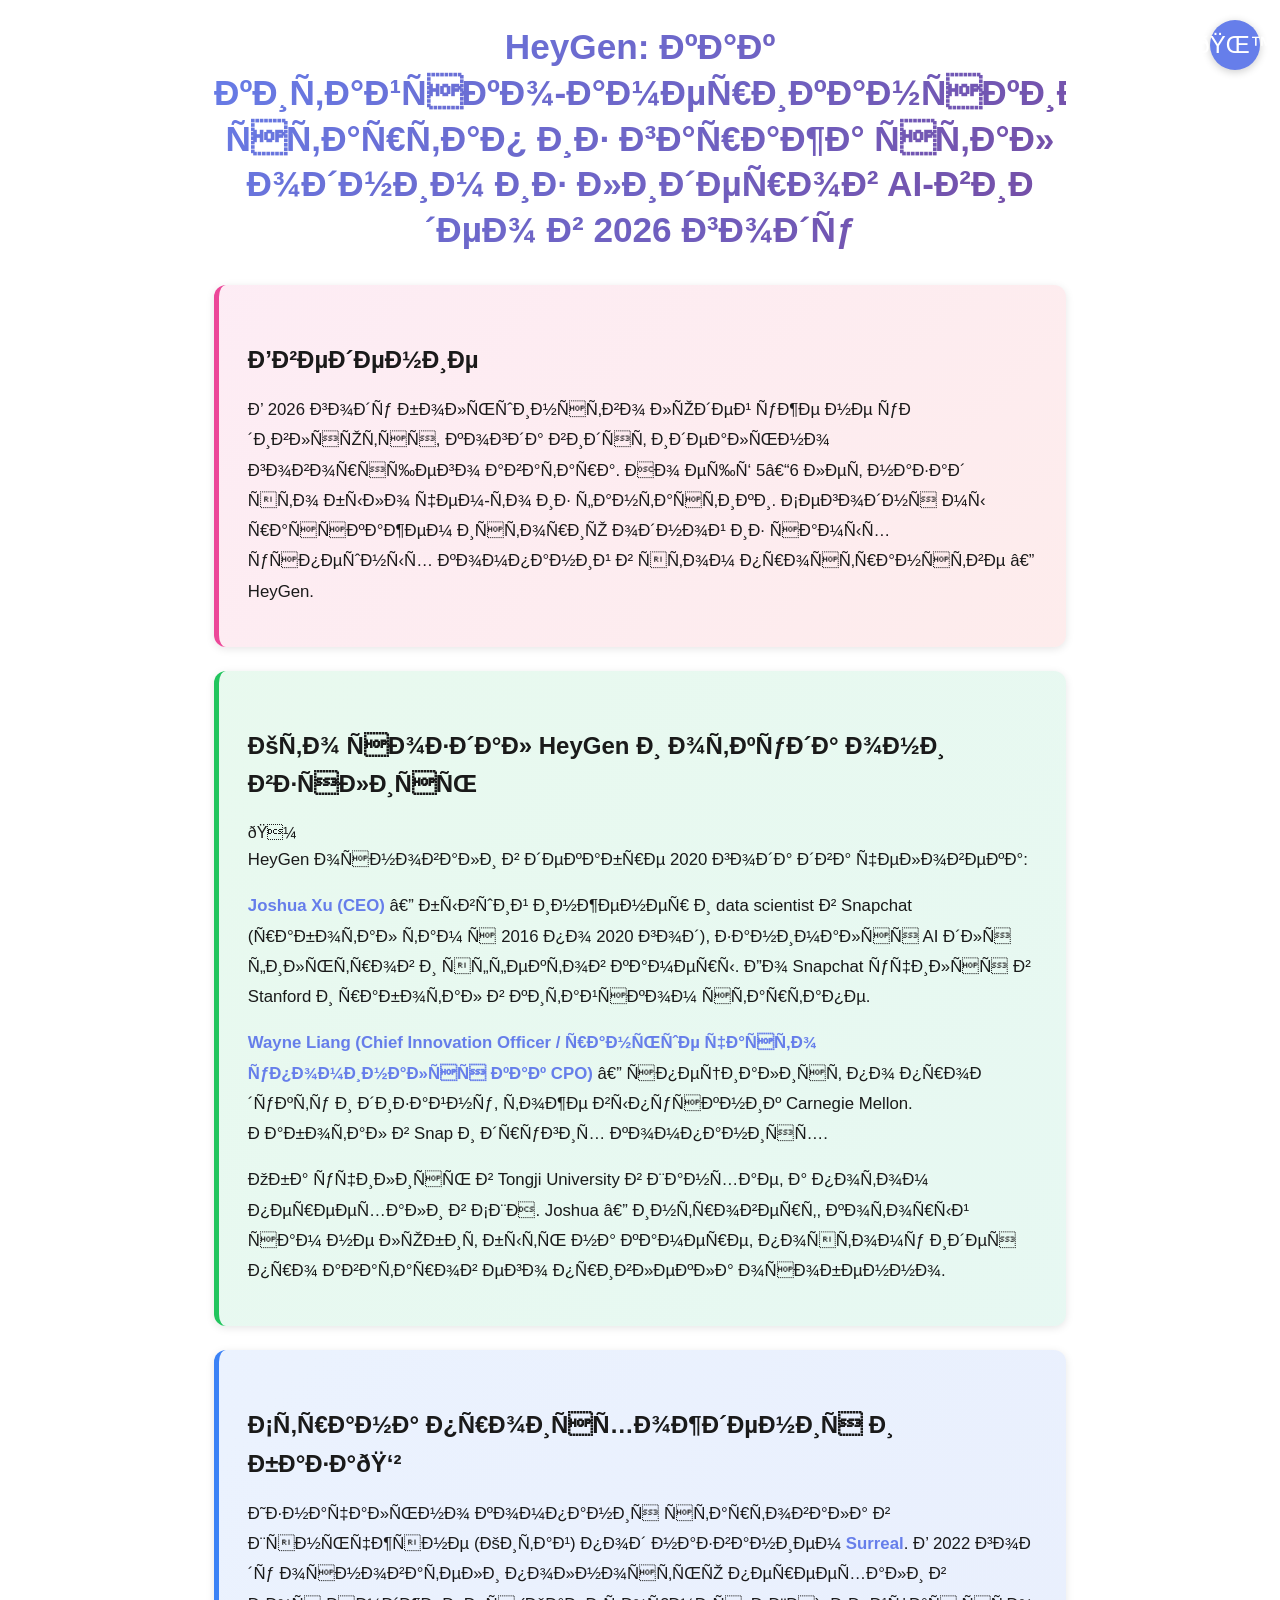
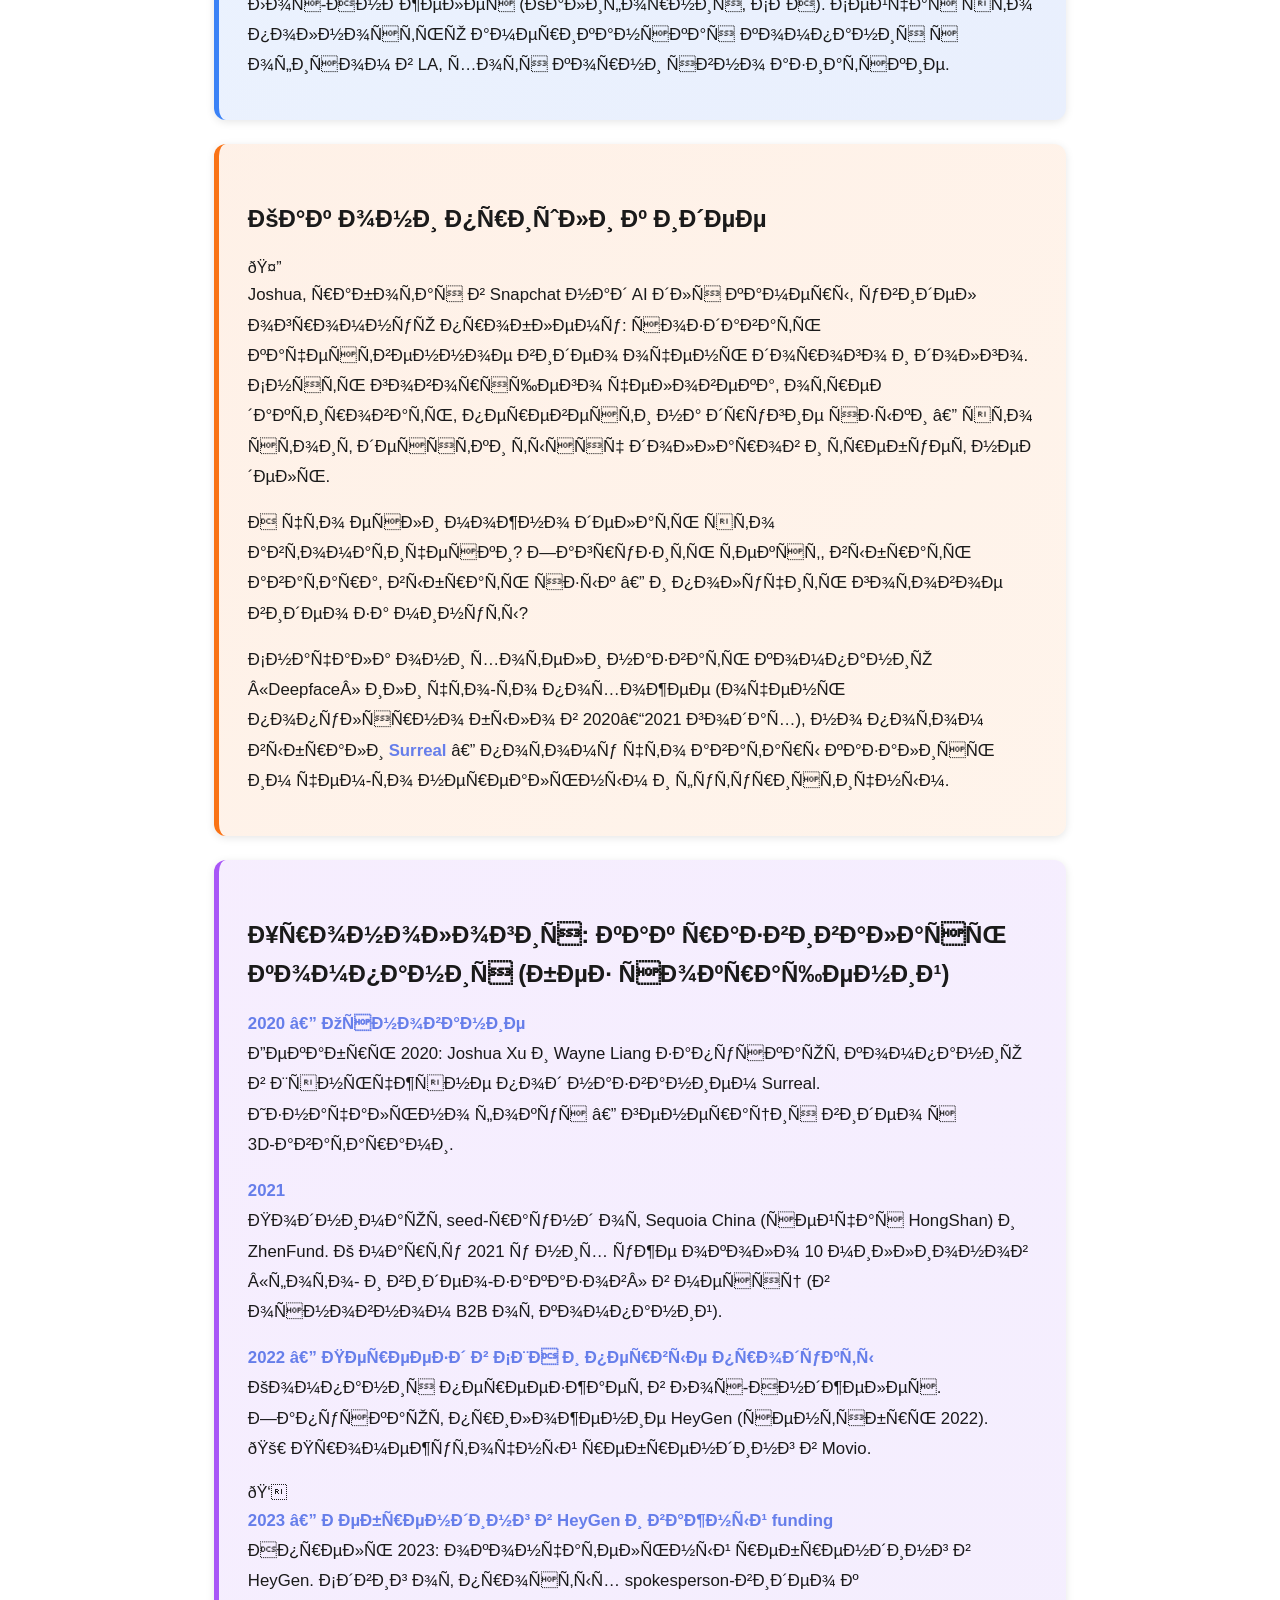
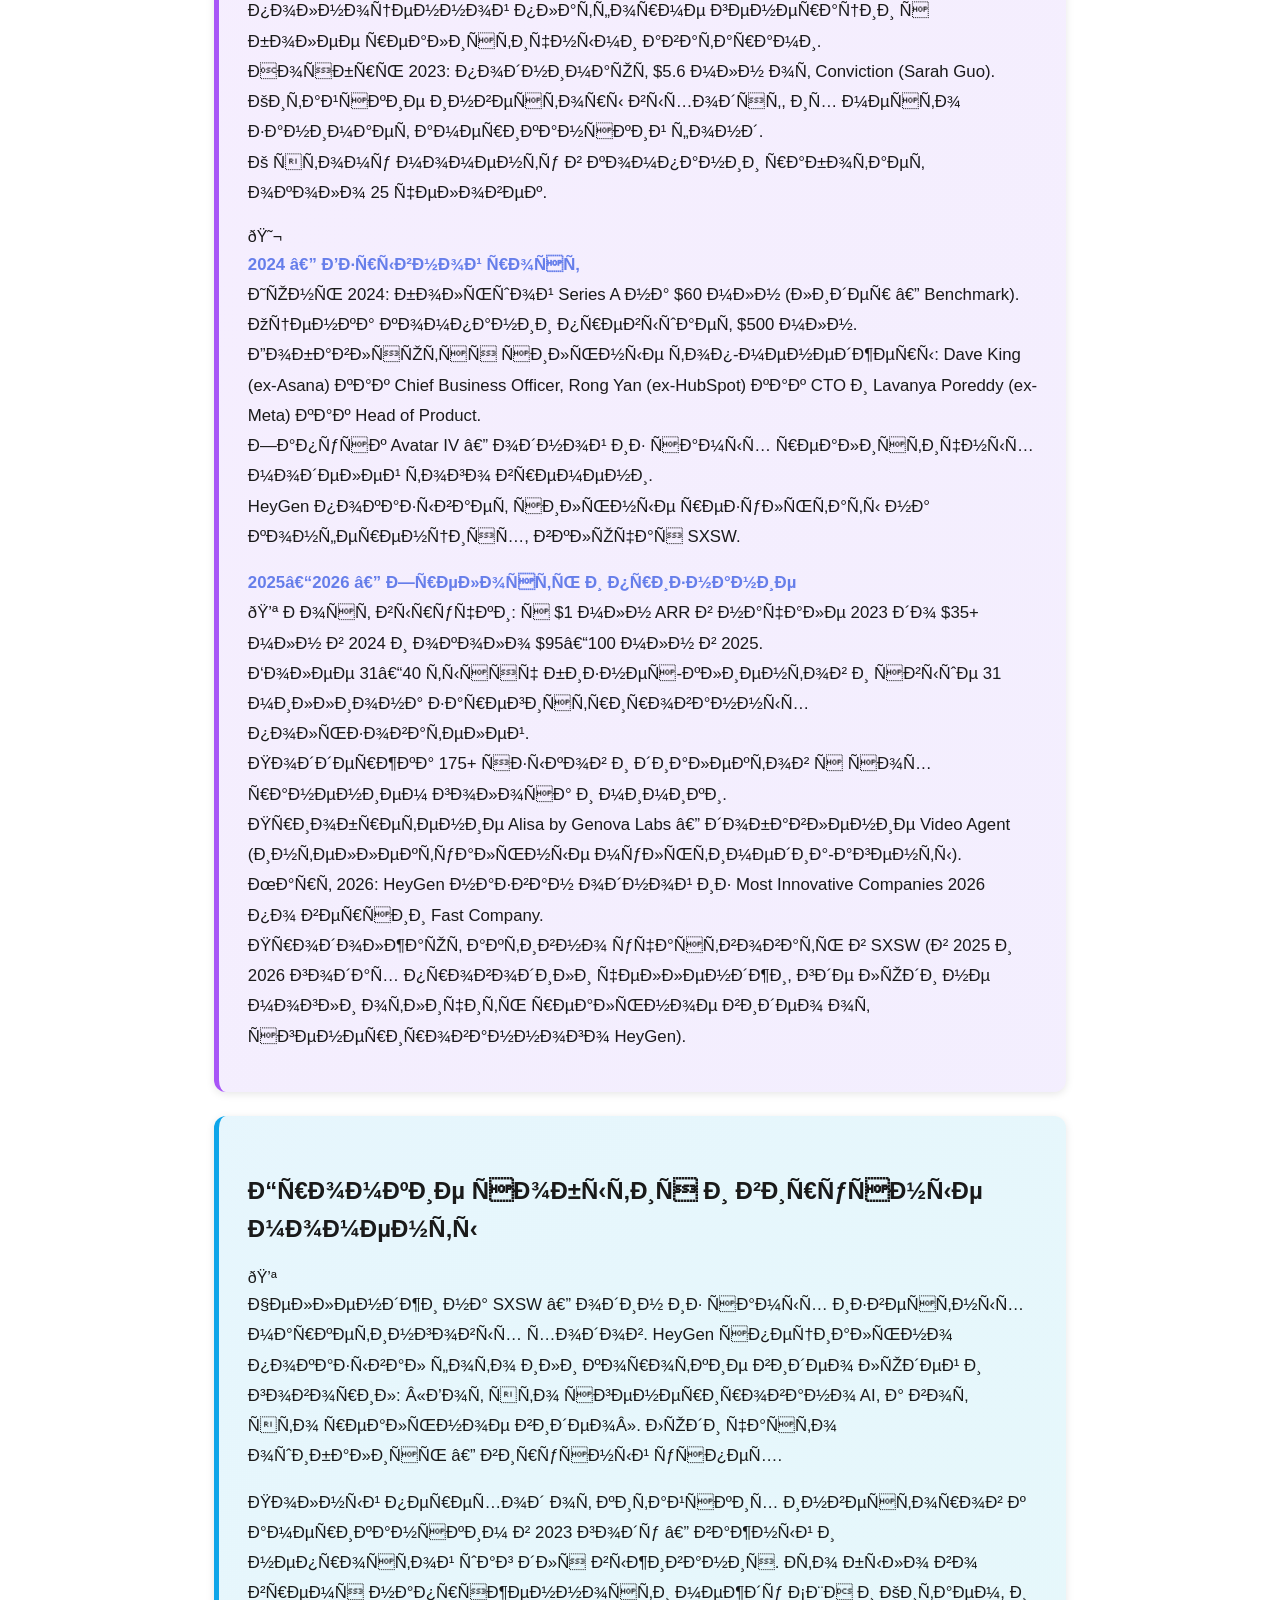
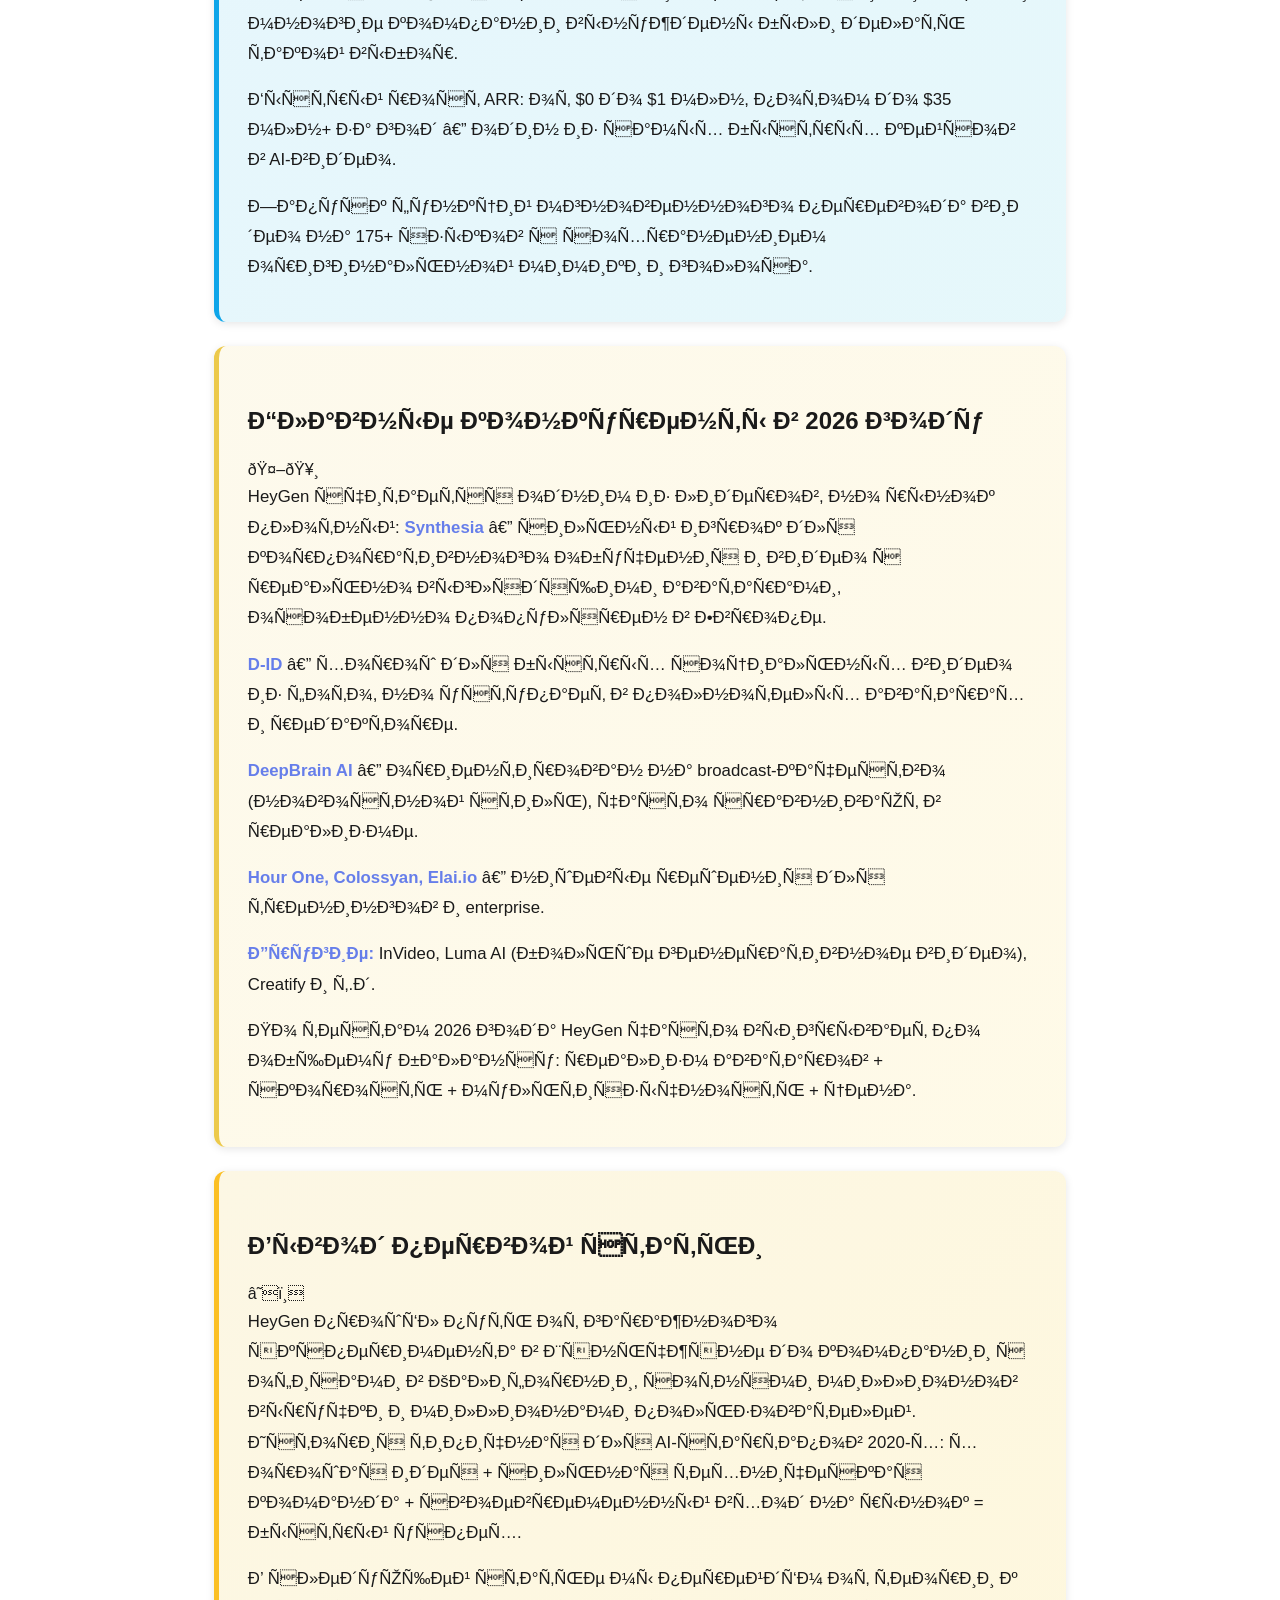
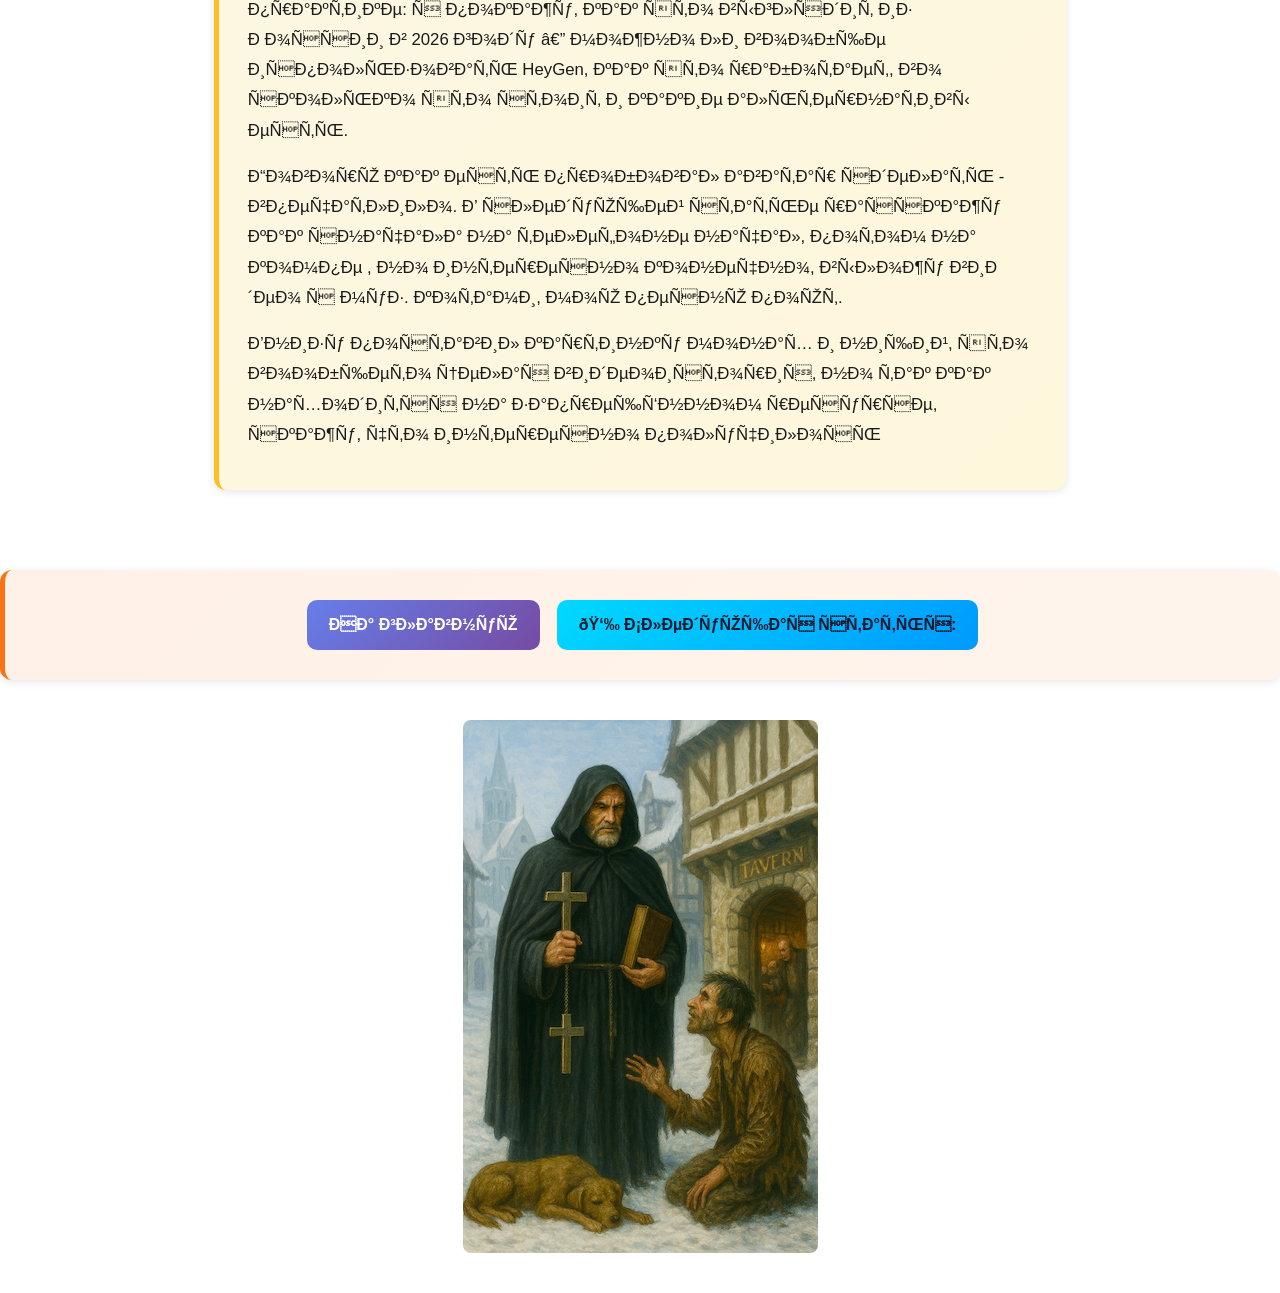
<file: article-7.html>
<!DOCTYPE html>
<html lang="ru">
<head>
  <!-- Google tag (gtag.js) -->
<script async src="https://www.googletagmanager.com/gtag/js?id=G-4XRFCEWTD4"></script>
<script>
  window.dataLayer = window.dataLayer || [];
  function gtag(){dataLayer.push(arguments);}
  gtag('js', new Date());

  gtag('config', 'G-4XRFCEWTD4');
</script>
  <!-- Yandex.Metrika counter -->
<script type="text/javascript">
    (function(m,e,t,r,i,k,a){
        m[i]=m[i]||function(){(m[i].a=m[i].a||[]).push(arguments)};
        m[i].l=1*new Date();
        for (var j = 0; j < document.scripts.length; j++) {if (document.scripts[j].src === r) { return; }}
        k=e.createElement(t),a=e.getElementsByTagName(t)[0],k.async=1,k.src=r,a.parentNode.insertBefore(k,a)
    })(window, document,'script','https://mc.yandex.ru/metrika/tag.js?id=108200368', 'ym');

    ym(108200368, 'init', {ssr:true, webvisor:true, clickmap:true, ecommerce:"dataLayer", referrer: document.referrer, url: location.href, accurateTrackBounce:true, trackLinks:true});
</script>
<noscript><div><img src="https://mc.yandex.ru/watch/108200368" style="position:absolute; left:-9999px;" alt="" /></div></noscript>
<!-- /Yandex.Metrika counter -->
  <meta charset="UTF-8" />
  <title>HeyGen: как китайско-американский стартап из гаража стал одним из лидеров AI-видео в 2026 году</title>
  <meta name="viewport" content="width=device-width, initial-scale=1.0"/>

  <link rel="icon" type="image/png" sizes="120x120" href="/favicon-120x120.png">
  <link rel="icon" type="image/png" sizes="32x32" href="/favicon-32x32.png">
  <link rel="icon" type="image/png" sizes="512x512" href="/favicon-512x512.png">
  <link rel="apple-touch-icon" sizes="180x180" href="/apple-touch-icon.png">

  <link rel="canonical" href="https://aimihome.ru/article-7.html">
  <link rel="stylesheet" href="/styles.css">

  <style>
    :root {
      --bg: #ffffff;
      --text: #1a1a1a;
      --card-bg: #f5f7fa;
      --accent: #667eea;
      --accent2: #764ba2;
      --border: #e0e0e0;
    }

    body.dark {
      --bg: #1b1b1d;
      --text: #ffffff;
      --card-bg: #2a2a2e;
      --accent: #7b8cff;
      --accent2: #9a6bff;
      --border: #444;
    }

    body {
      background: var(--bg);
      color: var(--text);
      transition: background 0.3s, color 0.3s;
      font-family: -apple-system, BlinkMacSystemFont, 'Segoe UI', Roboto, Oxygen, Ubuntu, Cantarell, sans-serif;
    }

    p {
      font-size: 1.05rem;
      line-height: 1.8;
      color: var(--text);
    }

    h2 {
      color: var(--text);
      margin-bottom: 1rem;
    }

    /* Цветные блоки с разными градиентами */
    .feature-card:nth-child(1) {
      background: linear-gradient(135deg, rgba(102, 126, 234, 0.1), rgba(118, 75, 162, 0.1));
      border-left: 5px solid #667eea;
    }

    .feature-card:nth-child(2) {
      background: linear-gradient(135deg, rgba(236, 72, 153, 0.1), rgba(239, 68, 68, 0.1));
      border-left: 5px solid #ec4899;
    }

    .feature-card:nth-child(3) {
      background: linear-gradient(135deg, rgba(34, 197, 94, 0.1), rgba(16, 185, 129, 0.1));
      border-left: 5px solid #22c55e;
    }

    .feature-card:nth-child(4) {
      background: linear-gradient(135deg, rgba(59, 130, 246, 0.1), rgba(37, 99, 235, 0.1));
      border-left: 5px solid #3b82f6;
    }

    .feature-card:nth-child(5) {
      background: linear-gradient(135deg, rgba(249, 115, 22, 0.1), rgba(251, 146, 60, 0.1));
      border-left: 5px solid #f97316;
    }

    .feature-card:nth-child(6) {
      background: linear-gradient(135deg, rgba(168, 85, 247, 0.1), rgba(139, 92, 246, 0.1));
      border-left: 5px solid #a855f7;
    }

    .feature-card:nth-child(7) {
      background: linear-gradient(135deg, rgba(14, 165, 233, 0.1), rgba(6, 182, 212, 0.1));
      border-left: 5px solid #0ea5e9;
    }

    .feature-card:nth-child(8) {
      background: linear-gradient(135deg, rgba(236, 201, 75, 0.1), rgba(250, 204, 21, 0.1));
      border-left: 5px solid #ecc94b;
    }

    .feature-card,
    .short-block {
      padding: 1.5rem 1.8rem;
      border-radius: 12px;
      margin: 1.5rem 0;
      transition: all 0.3s ease;
      box-shadow: 0 2px 8px rgba(0, 0, 0, 0.1);
    }

    body.dark .feature-card,
    body.dark .short-block {
      box-shadow: 0 2px 8px rgba(0, 0, 0, 0.3);
    }

    .feature-card:hover,
    .short-block:hover {
      transform: translateY(-2px);
      box-shadow: 0 4px 12px rgba(0, 0, 0, 0.15);
    }

    .short-block {
      background: linear-gradient(135deg, rgba(236, 201, 75, 0.15), rgba(250, 204, 21, 0.15));
      border-left: 5px solid #fbbf24;
    }

    .article-container {
      max-width: 900px;
      margin: 0 auto;
      padding: 1.5rem;
    }

    .article-title {
      text-align: center;
      margin-bottom: 2rem;
      background: linear-gradient(135deg, #667eea 0%, #764ba2 100%);
      -webkit-background-clip: text;
      -webkit-text-fill-color: transparent;
      background-clip: text;
      font-size: 2.2rem;
      font-weight: 800;
      line-height: 1.3;
    }

    body.dark .article-title {
      -webkit-text-fill-color: transparent;
      background: linear-gradient(135deg, #7b8cff 0%, #9a6bff 100%);
      -webkit-background-clip: text;
      background-clip: text;
    }

    .theme-toggle {
      position: fixed;
      top: 20px;
      right: 20px;
      background: var(--accent);
      border: none;
      width: 50px;
      height: 50px;
      border-radius: 50%;
      font-size: 1.5rem;
      cursor: pointer;
      z-index: 1000;
      transition: all 0.3s;
      box-shadow: 0 2px 8px rgba(0, 0, 0, 0.2);
    }

    .theme-toggle:hover {
      transform: scale(1.1);
    }

    .back-to-top {
      position: fixed;
      bottom: 30px;
      right: 30px;
      background: var(--accent);
      color: white;
      width: 45px;
      height: 45px;
      border-radius: 50%;
      display: flex;
      align-items: center;
      justify-content: center;
      cursor: pointer;
      font-size: 1.2rem;
      transition: all 0.3s;
      box-shadow: 0 2px 8px rgba(0, 0, 0, 0.2);
      text-decoration: none;
      display: none;
    }

    .back-to-top:hover {
      transform: translateY(-3px);
    }

    strong {
      color: var(--accent);
    }

    body.dark strong {
      color: #7b8cff;
    }

    @media (max-width: 768px) {
      .article-title {
        font-size: 1.5rem;
      }

      p {
        font-size: 1rem;
      }

      .feature-card,
      .short-block {
        padding: 1rem 1.2rem;
      }
    }
  </style>
</head>

<body>

<button class="theme-toggle" id="themeToggle" aria-label="Переключить тему">🌙</button>
<a href="#" class="back-to-top" id="backToTop">↑</a>

<div class="article-container">

  <h1 class="article-title">
    HeyGen: как китайско-американский стартап из гаража стал одним из лидеров AI-видео в 2026 году
  </h1>

  <section class="feature-card">
    <h2>Введение</h2>
    <p>В 2026 году большинство людей уже не удивляются, когда видят идеально говорящего аватара. Но ещё 5–6 лет назад это было чем-то из фантастики. Сегодня мы расскажем историю одной из самых успешных компаний в этом пространстве — HeyGen.</p>
  </section>

  <section class="feature-card">
    <h2>Кто создал HeyGen и откуда они взялись</h2>🐼
    <p>HeyGen основали в декабре 2020 года два человека:</p>
    <p><strong>Joshua Xu (CEO)</strong> — бывший инженер и data scientist в Snapchat (работал там с 2016 по 2020 год), занимался AI для фильтров и эффектов камеры. До Snapchat учился в Stanford и работал в китайском стартапе.</p>
    <p><strong>Wayne Liang (Chief Innovation Officer / раньше часто упоминался как CPO)</strong> — специалист по продукту и дизайну, тоже выпускник Carnegie Mellon. Работал в Snap и других компаниях.</p>
    <p>Оба учились в Tongji University в Шанхае, а потом переехали в США. Joshua — интроверт, который сам не любит быть на камере, поэтому идея про аватаров его привлекла особенно.</p>
  </section>

  <section class="feature-card">
    <h2>Страна происхождения и база👲</h2>
    <p>Изначально компания стартовала в Шэньчжэне (Китай) под названием <strong>Surreal</strong>. В 2022 году основатели полностью переехали в Лос-Анджелес (Калифорния, США). Сейчас это полностью американская компания с офисом в LA, хотя корни явно азиатские.</p>
  </section>

  <section class="feature-card">
    <h2>Как они пришли к идее</h2>🤔
    <p>Joshua, работая в Snapchat над AI для камеры, увидел огромную проблему: создавать качественное видео очень дорого и долго. Снять говорящего человека, отредактировать, перевести на другие языки — это стоит десятки тысяч долларов и требует недель.</p>
    <p>А что если можно делать это автоматически? Загрузить текст, выбрать аватара, выбрать язык — и получить готовое видео за минуты?</p>
    <p>Сначала они хотели назвать компанию «Deepface» или что-то похожее (очень популярно было в 2020–2021 годах), но потом выбрали <strong>Surreal</strong> — потому что аватары казались им чем-то нереальным и футуристичным.</p>
  </section>

  <section class="feature-card">
    <h2>Хронология: как развивалась компания (без сокращений)</h2>
    <p><strong>2020 — Основание</strong><br>
Декабрь 2020: Joshua Xu и Wayne Liang запускают компанию в Шэньчжэне под названием Surreal. Изначально фокус — генерация видео с 3D-аватарами.</p>
    <p><strong>2021</strong><br>
Поднимают seed-раунд от Sequoia China (сейчас HongShan) и ZhenFund. К марту 2021 у них уже около 10 миллионов «фото- и видео-заказов» в месяц (в основном B2B от компаний).</p>
    <p><strong>2022 — Переезд в США и первые продукты</strong><br>
Компания переезжает в Лос-Анджелес.<br>
Запускают приложение HeyGen (сентябрь 2022).<br>🚀
Промежуточный ребрендинг в Movio.</p>👍
    <p><strong>2023 — Ребрендинг в HeyGen и важный funding</strong><br>
Апрель 2023: окончательный ребрендинг в HeyGen. Сдвиг от простых spokesperson-видео к полноценной платформе генерации с более реалистичными аватарами.<br>
Ноябрь 2023: поднимают $5.6 млн от Conviction (Sarah Guo). Китайские инвесторы выходят, их место занимает американский фонд.<br>
К этому моменту в компании работает около 25 человек.</p>😬
    <p><strong>2024 — Взрывной рост</strong><br>
Июнь 2024: большой Series A на $60 млн (лидер — Benchmark). Оценка компании превышает $500 млн.<br>
Добавляются сильные топ-менеджеры: Dave King (ex-Asana) как Chief Business Officer, Rong Yan (ex-HubSpot) как CTO и Lavanya Poreddy (ex-Meta) как Head of Product.<br>
Запуск Avatar IV — одной из самых реалистичных моделей того времени.<br>
HeyGen показывает сильные результаты на конференциях, включая SXSW.</p>
    <p><strong>2025–2026 — Зрелость и признание</strong><br>💪
Рост выручки: с $1 млн ARR в начале 2023 до $35+ млн в 2024 и около $95–100 млн в 2025.<br>
Более 31–40 тысяч бизнес-клиентов и свыше 31 миллиона зарегистрированных пользователей.<br>
Поддержка 175+ языков и диалектов с сохранением голоса и мимики.<br>
Приобретение Alisa by Genova Labs — добавление Video Agent (интеллектуальные мультимедиа-агенты).<br>
Март 2026: HeyGen назван одной из Most Innovative Companies 2026 по версии Fast Company.<br>
Продолжают активно участвовать в SXSW (в 2025 и 2026 годах проводили челленджи, где люди не могли отличить реальное видео от сгенерированного HeyGen).</p>
  </section>

  <section class="feature-card">
    <h2>Громкие события и вирусные моменты</h2>💪
    <p>Челленджи на SXSW — один из самых известных маркетинговых ходов. HeyGen специально показывал фото или короткие видео людей и говорил: «Вот это сгенерировано AI, а вот это реальное видео». Люди часто ошибались — вирусный успех.</p>
    <p>Полный переход от китайских инвесторов к американским в 2023 году — важный и непростой шаг для выживания. Это было во время напряженности между США и Китаем, и многие компании вынуждены были делать такой выбор.</p>
    <p>Быстрый рост ARR: от $0 до $1 млн, потом до $35 млн+ за год — один из самых быстрых кейсов в AI-видео.</p>
    <p>Запуск функций мгновенного перевода видео на 175+ языков с сохранением оригинальной мимики и голоса.</p>
  </section>

  <section class="feature-card">
    <h2>Главные конкуренты в 2026 году</h2>🤖🥸
    <p>HeyGen считается одним из лидеров, но рынок плотный: <strong>Synthesia</strong> — сильный игрок для корпоративного обучения и видео с реально выглядящими аватарами, особенно популярен в Европе.</p>
    <p><strong>D-ID</strong> — хорош для быстрых социальных видео из фото, но уступает в полнотелых аватарах и редакторе.</p>
    <p><strong>DeepBrain AI</strong> — ориентирован на broadcast-качество (новостной стиль), часто сравнивают в реализме.</p>
    <p><strong>Hour One, Colossyan, Elai.io</strong> — нишевые решения для тренингов и enterprise.</p>
    <p><strong>Другие:</strong> InVideo, Luma AI (больше генеративное видео), Creatify и т.д.</p>
    <p>По тестам 2026 года HeyGen часто выигрывает по общему балансу: реализм аватаров + скорость + мультиязычность + цена.</p>
  </section>

  <section class="short-block">
    <h2>Вывод первой статьи</h2>☝️
    <p>HeyGen прошёл путь от гаражного эксперимента в Шэньчжэне до компании с офисами в Калифорнии, сотнями миллионов выручки и миллионами пользователей. История типичная для AI-стартапов 2020-х: хорошая идея + сильная техническая команда + своевременный вход на рынок = быстрый успех.</p>
    <p>В следующей статье мы перейдём от теории к практике: я покажу, как это выглядит из России в 2026 году — можно ли вообще использовать HeyGen, как это работает, во сколько это стоит и какие альтернативы есть.</p>
    <p>Говорю как есть пробовал аватар сделать - впечатлило. В следующей статье расскажу как сначала на телефоне начал, потом на компе , но интересно конечно, выложу видео с муз. котами, мою песню поют.</p>
    <p>Внизу поставил картинку монах и нищий, это вообщето целая видеоистория, но так как находится на запрещённом ресурсе, скажу, что интересно получилось</p>
  </section>
  </div>

 <script>
  const themeBtn = document.getElementById("themeToggle");
  themeBtn.onclick = () => {
    document.body.classList.toggle("dark");
    themeBtn.textContent = document.body.classList.contains("dark") ? "☀️" : "🌙";
  };

  const backToTop = document.getElementById("backToTop");
  window.addEventListener("scroll", () => {
    backToTop.style.display = window.scrollY > 300 ? "block" : "none";
  });
  backToTop.onclick = (e) => {
    e.preventDefault();
    window.scrollTo({ top: 0, behavior: "smooth" });
  };
</script>
  <section class="feature-card" style="text-align:center; margin-top:2rem;">

 <a href="/" 
   style="display:inline-block; padding:12px 22px; margin:0.4rem; 
          background: linear-gradient(135deg, #667eea 0%, #764ba2 100%); 
          color:white; text-decoration:none; border-radius:10px; 
          font-weight:600; transition:0.2s;">
   На главную
</a>

  <a href="/article-7.html"
     style="display:inline-block; padding:12px 22px; margin:0.4rem;
            background: linear-gradient(135deg, #00d9ff, #0099ff);
            color:#1a1a2e; text-decoration:none; border-radius:10px;
            font-weight:600; transition:0.2s;">
    👉 Следующая статья: 
  </a>

</section>
      <div style="text-align: center; margin-top: 40px; margin-bottom: 40px;">
        <img src="monax.png" alt="Monax" style="max-width: 100%; height: auto; border-radius: 8px; display: block; margin: 0 auto;">
    </div>

</body>
</html>
</file>
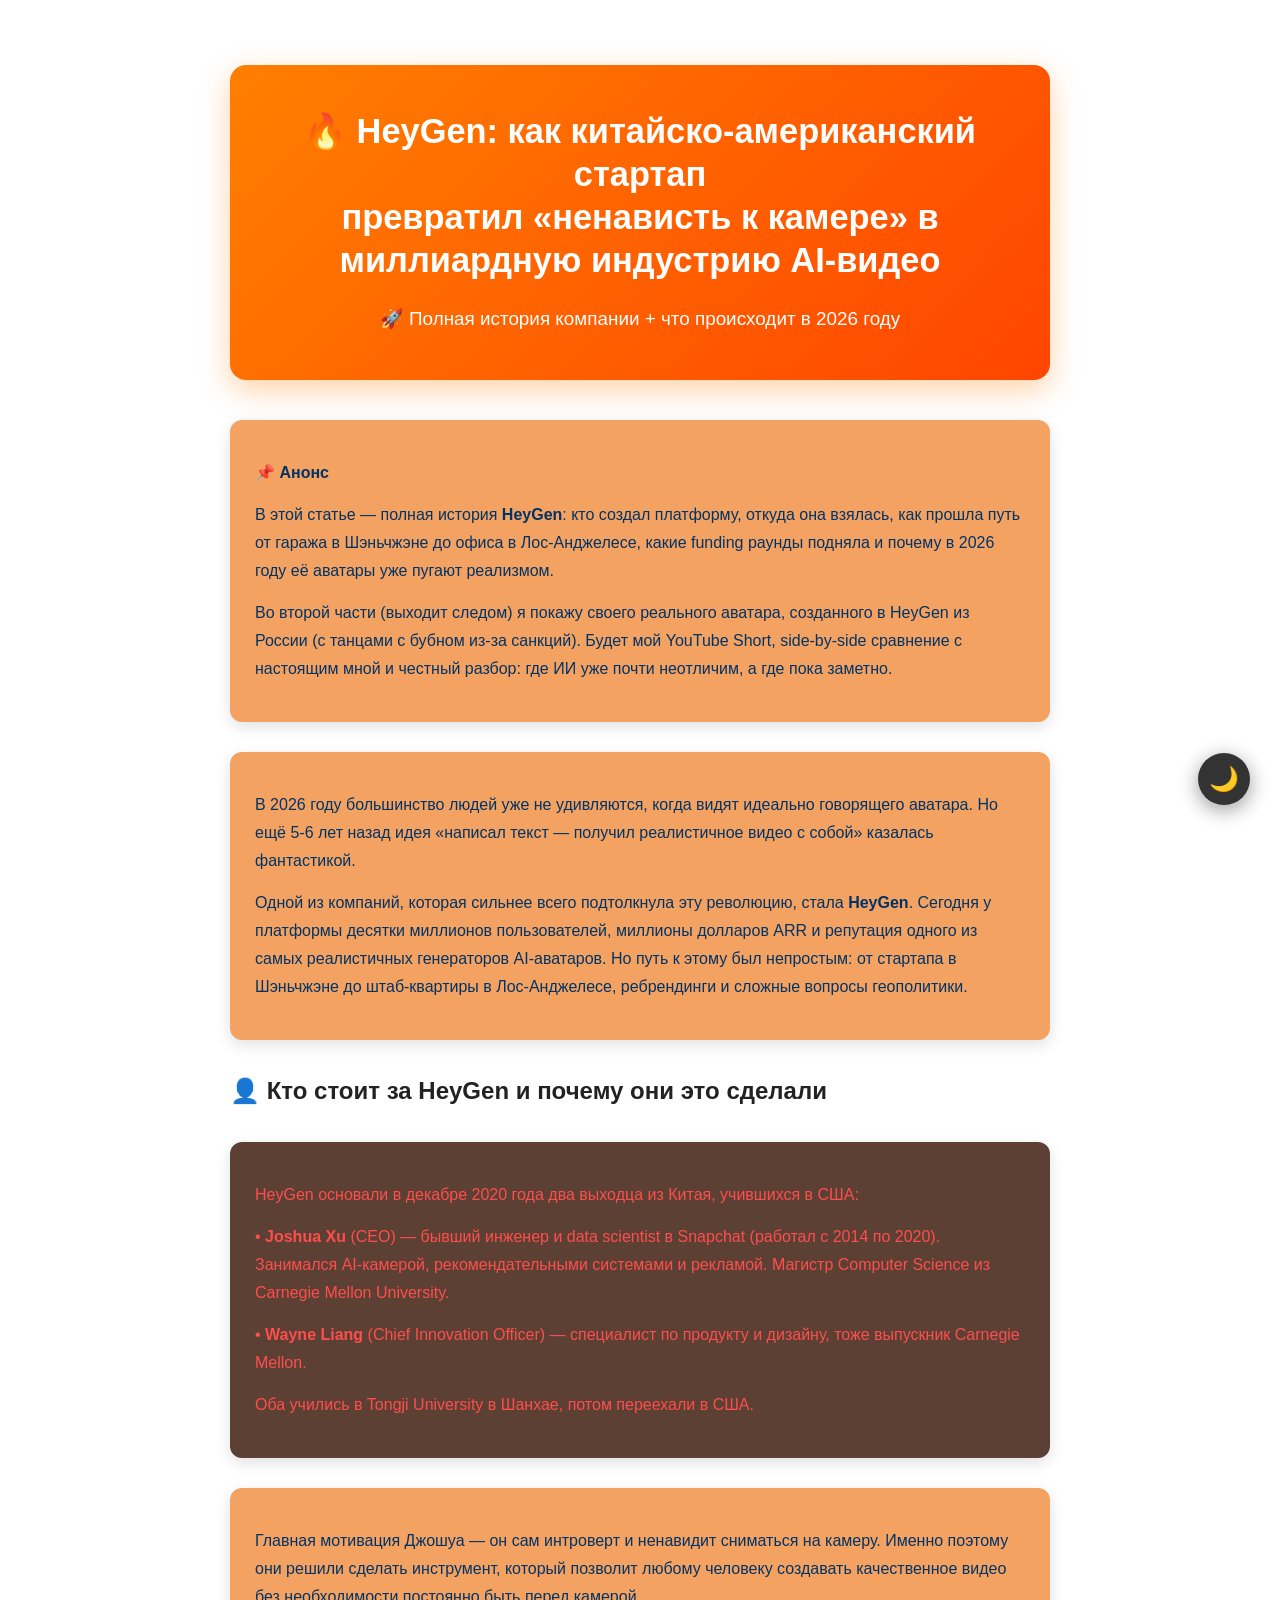
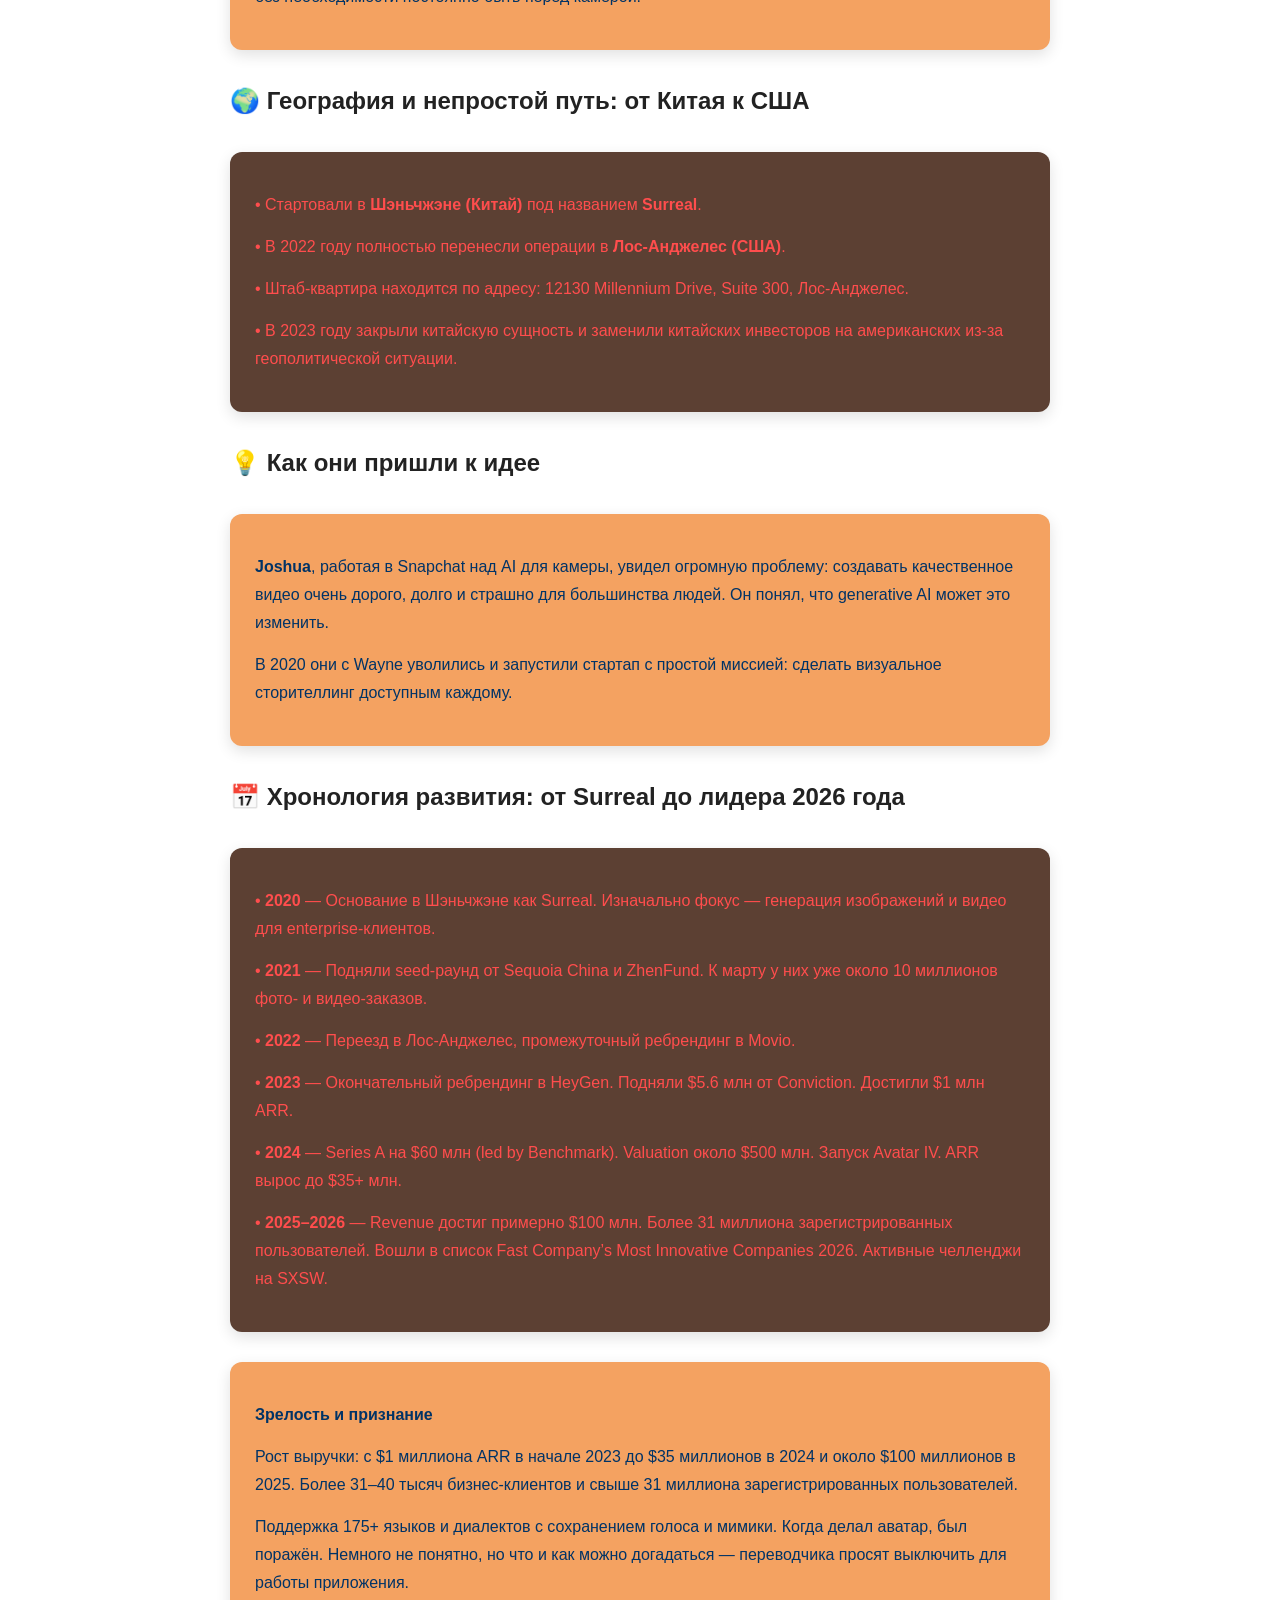
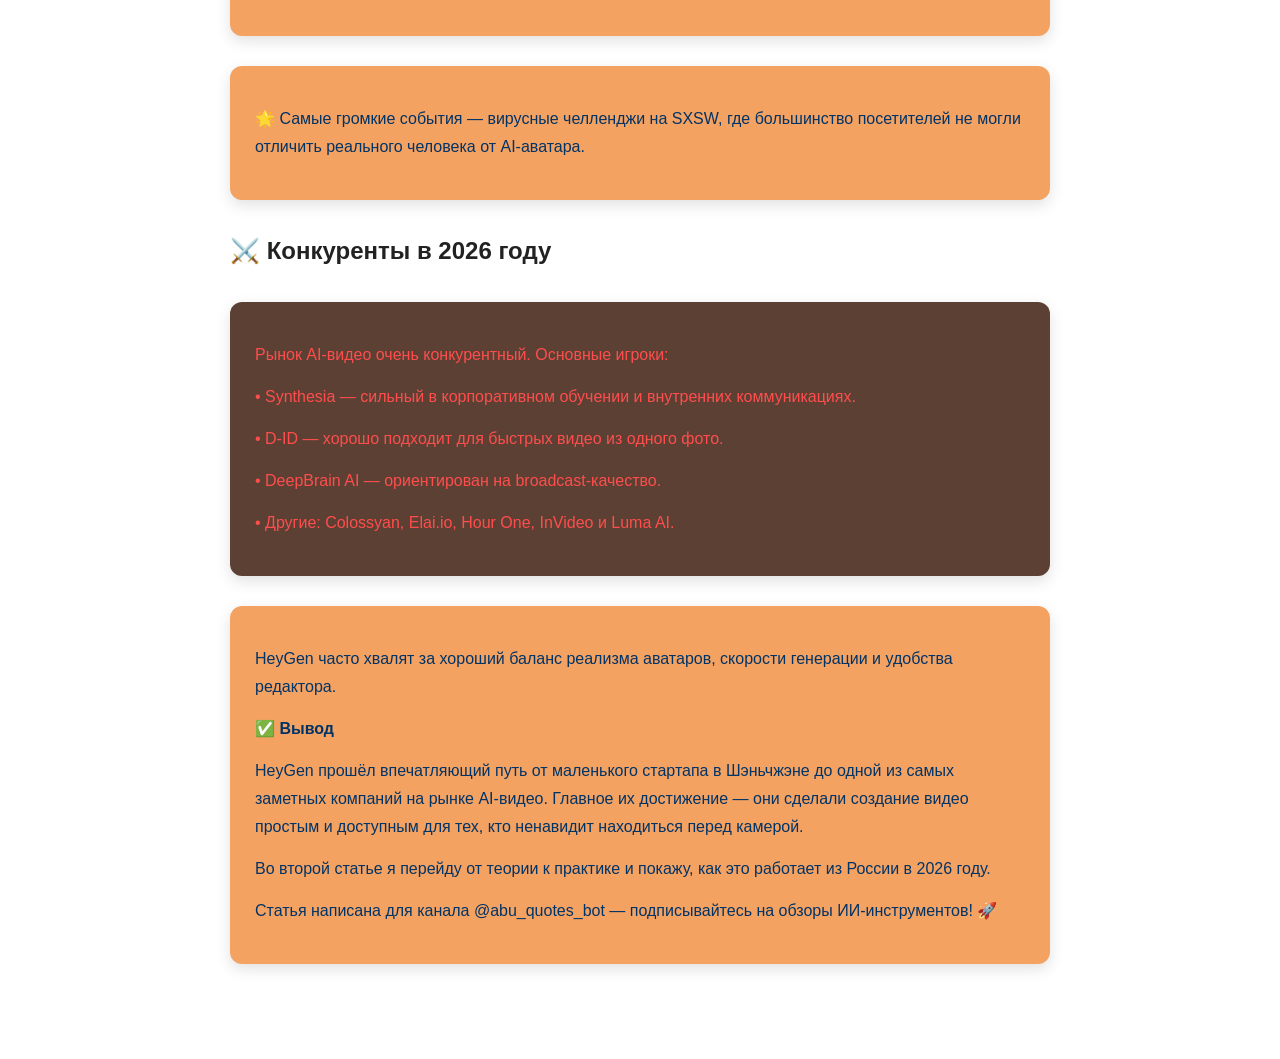
<file: heygen-istoriya.html>
<!DOCTYPE html>
<html lang="ru">
<head>
    <!-- Yandex.Metrika counter -->
    <script type="text/javascript">
        (function(m,e,t,r,i,k,a){
            m[i]=m[i]||function(){(m[i].a=m[i].a||[]).push(arguments)};
            m[i].l=1*new Date();
            for (var j = 0; j < document.scripts.length; j++) {if (document.scripts[j].src === r) { return; }}
            k=e.createElement(t),a=e.getElementsByTagName(t)[0],k.async=1,k.src=r,a.parentNode.insertBefore(k,a)
        })(window, document,'script','https://mc.yandex.ru/metrika/tag.js?id=108200368', 'ym');

        ym(108200368, 'init', {ssr:true, webvisor:true, clickmap:true, ecommerce:"dataLayer", referrer: document.referrer, url: location.href, accurateTrackBounce:true, trackLinks:true});
    </script>
    <noscript><div><img src="https://mc.yandex.ru/watch/108200368" style="position:absolute; left:-9999px;" alt="" /></div></noscript>

    <meta charset="UTF-8">
    <meta name="viewport" content="width=device-width, initial-scale=1.0">
    <title>HeyGen: как китайско-американский стартап превратил «ненависть к камере» в миллиардную индустрию AI-видео</title>
    
    <!-- Favicon -->
    <link rel="icon" type="image/png" sizes="120x120" href="/favicon-120x120.png">  
    <link rel="icon" type="image/png" sizes="32x32" href="/favicon-32x32.png">
    <link rel="icon" type="image/png" sizes="512x512" href="/favicon-512x512.png">
    <link rel="apple-touch-icon" sizes="180x180" href="/apple-touch-icon.png">
    
    <link rel="canonical" href="https://aimihome.ru/heygen-istoriya.html">

    <style>
        body {
            font-family: Arial, sans-serif;
            line-height: 1.75;
            max-width: 820px;
            margin: 40px auto;
            padding: 25px;
            background: #ffffff;
            color: #222;
            transition: all 0.3s;
        }
        body[data-theme="dark"] {
            background: #1a1a1a;
            color: #e0e0e0;
        }
        h1, h2 { color: inherit; }

        .brown-block {
            background: #5C4033;
            color: #FF4D4D;
            padding: 25px;
            border-radius: 12px;
            margin: 30px 0;
            box-shadow: 0 5px 15px rgba(0,0,0,0.12);
        }
        .orange-block {
            background: #F4A261;
            color: #003366;
            padding: 25px;
            border-radius: 12px;
            margin: 30px 0;
            box-shadow: 0 5px 15px rgba(0,0,0,0.12);
        }
        p { margin: 14px 0; }

        /* Кнопки */
        #backToTop {
            position: fixed;
            bottom: 30px;
            right: 30px;
            width: 50px;
            height: 50px;
            background: #FF7F00;
            color: white;
            border: none;
            border-radius: 50%;
            font-size: 24px;
            cursor: pointer;
            display: none;
            align-items: center;
            justify-content: center;
            box-shadow: 0 4px 15px rgba(255,127,0,0.4);
            z-index: 1000;
        }
        #themeToggle {
            position: fixed;
            bottom: 90px;
            right: 30px;
            width: 50px;
            height: 50px;
            background: #333;
            color: white;
            border: none;
            border-radius: 50%;
            font-size: 22px;
            cursor: pointer;
            box-shadow: 0 4px 15px rgba(0,0,0,0.3);
            z-index: 1000;
        }
                /* Кнопки */
        #backToTop {
            position: fixed;
            bottom: 30px;
            right: 30px;
            width: 52px;
            height: 52px;
            background: #FF7F00;
            color: white;
            border: none;
            border-radius: 50%;
            font-size: 26px;
            cursor: pointer;
            display: none;
            align-items: center;
            justify-content: center;
            box-shadow: 0 5px 20px rgba(255,127,0,0.5);
            z-index: 1000;
        }
        #themeToggle {
            position: fixed;
            bottom: 95px;
            right: 30px;
            width: 52px;
            height: 52px;
            background: #333;
            color: white;
            border: none;
            border-radius: 50%;
            font-size: 24px;
            cursor: pointer;
            box-shadow: 0 5px 20px rgba(0,0,0,0.4);
            z-index: 1000;
        }
        body[data-theme="dark"] #themeToggle {
            background: #f4a261;
            color: #222;
        }
    </style>
</head>
<body>

<!-- Яркий заголовок -->
<div style="background: linear-gradient(135deg, #FF7F00, #FF4500); color: white; padding: 45px 25px; border-radius: 16px; margin-bottom: 40px; text-align: center; box-shadow: 0 10px 30px rgba(255,127,0,0.35);">
    <h1 style="margin: 0 0 15px 0; font-size: 2.15em; line-height: 1.25;">
        🔥 HeyGen: как китайско-американский стартап<br>
        превратил «ненависть к камере» в миллиардную индустрию AI-видео
    </h1>
    <p style="margin: 20px 0 0 0; font-size: 1.18em;">
        🚀 Полная история компании + что происходит в 2026 году
    </p>
</div>

<div class="orange-block">
    <p><strong>📌 Анонс</strong></p>
    <p>В этой статье — полная история <strong>HeyGen</strong>: кто создал платформу, откуда она взялась, как прошла путь от гаража в Шэньчжэне до офиса в Лос-Анджелесе, какие funding раунды подняла и почему в 2026 году её аватары уже пугают реализмом.</p>
    <p>Во второй части (выходит следом) я покажу своего реального аватара, созданного в HeyGen из России (с танцами с бубном из-за санкций). Будет мой YouTube Short, side-by-side сравнение с настоящим мной и честный разбор: где ИИ уже почти неотличим, а где пока заметно.</p>
</div>

<div class="orange-block">
    <p>В 2026 году большинство людей уже не удивляются, когда видят идеально говорящего аватара. Но ещё 5-6 лет назад идея «написал текст — получил реалистичное видео с собой» казалась фантастикой.</p>
    <p>Одной из компаний, которая сильнее всего подтолкнула эту революцию, стала <strong>HeyGen</strong>. Сегодня у платформы десятки миллионов пользователей, миллионы долларов ARR и репутация одного из самых реалистичных генераторов AI-аватаров. Но путь к этому был непростым: от стартапа в Шэньчжэне до штаб-квартиры в Лос-Анджелесе, ребрендинги и сложные вопросы геополитики.</p>
</div>

<h2>👤 Кто стоит за HeyGen и почему они это сделали</h2>

<div class="brown-block">
    <p>HeyGen основали в декабре 2020 года два выходца из Китая, учившихся в США:</p>
    <p>• <strong>Joshua Xu</strong> (CEO) — бывший инженер и data scientist в Snapchat (работал с 2014 по 2020). Занимался AI-камерой, рекомендательными системами и рекламой. Магистр Computer Science из Carnegie Mellon University.</p>
    <p>• <strong>Wayne Liang</strong> (Chief Innovation Officer) — специалист по продукту и дизайну, тоже выпускник Carnegie Mellon.</p>
    <p>Оба учились в Tongji University в Шанхае, потом переехали в США.</p>
</div>

<div class="orange-block">
    <p>Главная мотивация Джошуа — он сам интроверт и ненавидит сниматься на камеру. Именно поэтому они решили сделать инструмент, который позволит любому человеку создавать качественное видео без необходимости постоянно быть перед камерой.</p>
</div>

<h2>🌍 География и непростой путь: от Китая к США</h2>

<div class="brown-block">
    <p>• Стартовали в <strong>Шэньчжэне (Китай)</strong> под названием <strong>Surreal</strong>.</p>
    <p>• В 2022 году полностью перенесли операции в <strong>Лос-Анджелес (США)</strong>.</p>
    <p>• Штаб-квартира находится по адресу: 12130 Millennium Drive, Suite 300, Лос-Анджелес.</p>
    <p>• В 2023 году закрыли китайскую сущность и заменили китайских инвесторов на американских из-за геополитической ситуации.</p>
</div>

<h2>💡 Как они пришли к идее</h2>

<div class="orange-block">
    <p><strong>Joshua</strong>, работая в Snapchat над AI для камеры, увидел огромную проблему: создавать качественное видео очень дорого, долго и страшно для большинства людей. Он понял, что generative AI может это изменить.</p>
    <p>В 2020 они с Wayne уволились и запустили стартап с простой миссией: сделать визуальное сторителлинг доступным каждому.</p>
</div>

<h2>📅 Хронология развития: от Surreal до лидера 2026 года</h2>

<div class="brown-block">
    <p>• <strong>2020</strong> — Основание в Шэньчжэне как Surreal. Изначально фокус — генерация изображений и видео для enterprise-клиентов.</p>
    <p>• <strong>2021</strong> — Подняли seed-раунд от Sequoia China и ZhenFund. К марту у них уже около 10 миллионов фото- и видео-заказов.</p>
    <p>• <strong>2022</strong> — Переезд в Лос-Анджелес, промежуточный ребрендинг в Movio.</p>
    <p>• <strong>2023</strong> — Окончательный ребрендинг в HeyGen. Подняли $5.6 млн от Conviction. Достигли $1 млн ARR.</p>
    <p>• <strong>2024</strong> — Series A на $60 млн (led by Benchmark). Valuation около $500 млн. Запуск Avatar IV. ARR вырос до $35+ млн.</p>
    <p>• <strong>2025–2026</strong> — Revenue достиг примерно $100 млн. Более 31 миллиона зарегистрированных пользователей. Вошли в список Fast Company’s Most Innovative Companies 2026. Активные челленджи на SXSW.</p>
</div>

<div class="orange-block">
    <p><strong>Зрелость и признание</strong></p>
    <p>Рост выручки: с $1 миллиона ARR в начале 2023 до $35 миллионов в 2024 и около $100 миллионов в 2025. Более 31–40 тысяч бизнес-клиентов и свыше 31 миллиона зарегистрированных пользователей.</p>
    <p>Поддержка 175+ языков и диалектов с сохранением голоса и мимики. Когда делал аватар, был поражён. Немного не понятно, но что и как можно догадаться — переводчика просят выключить для работы приложения.</p>
</div>

<div class="orange-block">
    <p>🌟 Самые громкие события — вирусные челленджи на SXSW, где большинство посетителей не могли отличить реального человека от AI-аватара.</p>
</div>

<h2>⚔️ Конкуренты в 2026 году</h2>

<div class="brown-block">
    <p>Рынок AI-видео очень конкурентный. Основные игроки:</p>
    <p>• Synthesia — сильный в корпоративном обучении и внутренних коммуникациях.</p>
    <p>• D-ID — хорошо подходит для быстрых видео из одного фото.</p>
    <p>• DeepBrain AI — ориентирован на broadcast-качество.</p>
    <p>• Другие: Colossyan, Elai.io, Hour One, InVideo и Luma AI.</p>
</div>

<div class="orange-block">
    <p>HeyGen часто хвалят за хороший баланс реализма аватаров, скорости генерации и удобства редактора.</p>
    <p><strong>✅ Вывод</strong></p>
    <p>HeyGen прошёл впечатляющий путь от маленького стартапа в Шэньчжэне до одной из самых заметных компаний на рынке AI-видео. Главное их достижение — они сделали создание видео простым и доступным для тех, кто ненавидит находиться перед камерой.</p>
    <p>Во второй статье я перейду от теории к практике и покажу, как это работает из России в 2026 году.</p>
    <p>Статья написана для канала @abu_quotes_bot — подписывайтесь на обзоры ИИ-инструментов! 🚀</p>
</div>

<!-- Кнопки: Наверх и Переключатель темы -->
<button id="backToTop" title="Наверх">↑</button>
<button id="themeToggle" aria-label="Переключить тему">🌙</button>

<script>
    // === Переключатель темы ===
    const themeToggle = document.getElementById('themeToggle');
    const root = document.documentElement;

    function updateThemeIcon() {
        const isDark = root.getAttribute('data-theme') === 'dark';
        themeToggle.textContent = isDark ? '☀️' : '🌙';
    }

    themeToggle.addEventListener('click', () => {
        const current = root.getAttribute('data-theme');
        const next = current === 'dark' ? 'light' : 'dark';
        root.setAttribute('data-theme', next);
        localStorage.setItem('theme', next);
        updateThemeIcon();
    });

    // Загрузка сохранённой темы при открытии страницы
    if (localStorage.getItem('theme') === 'dark') {
        root.setAttribute('data-theme', 'dark');
    }
    updateThemeIcon();

    // === Кнопка "Наверх" ===
    const backToTop = document.getElementById('backToTop');
    
    window.addEventListener('scroll', () => {
        if (window.pageYOffset > 400) {
            backToTop.style.display = 'flex';
        } else {
            backToTop.style.display = 'none';
        }
    });

    backToTop.addEventListener('click', () => {
        window.scrollTo({ top: 0, behavior: 'smooth' });
    });
</script>
</body>
</html>
</file>
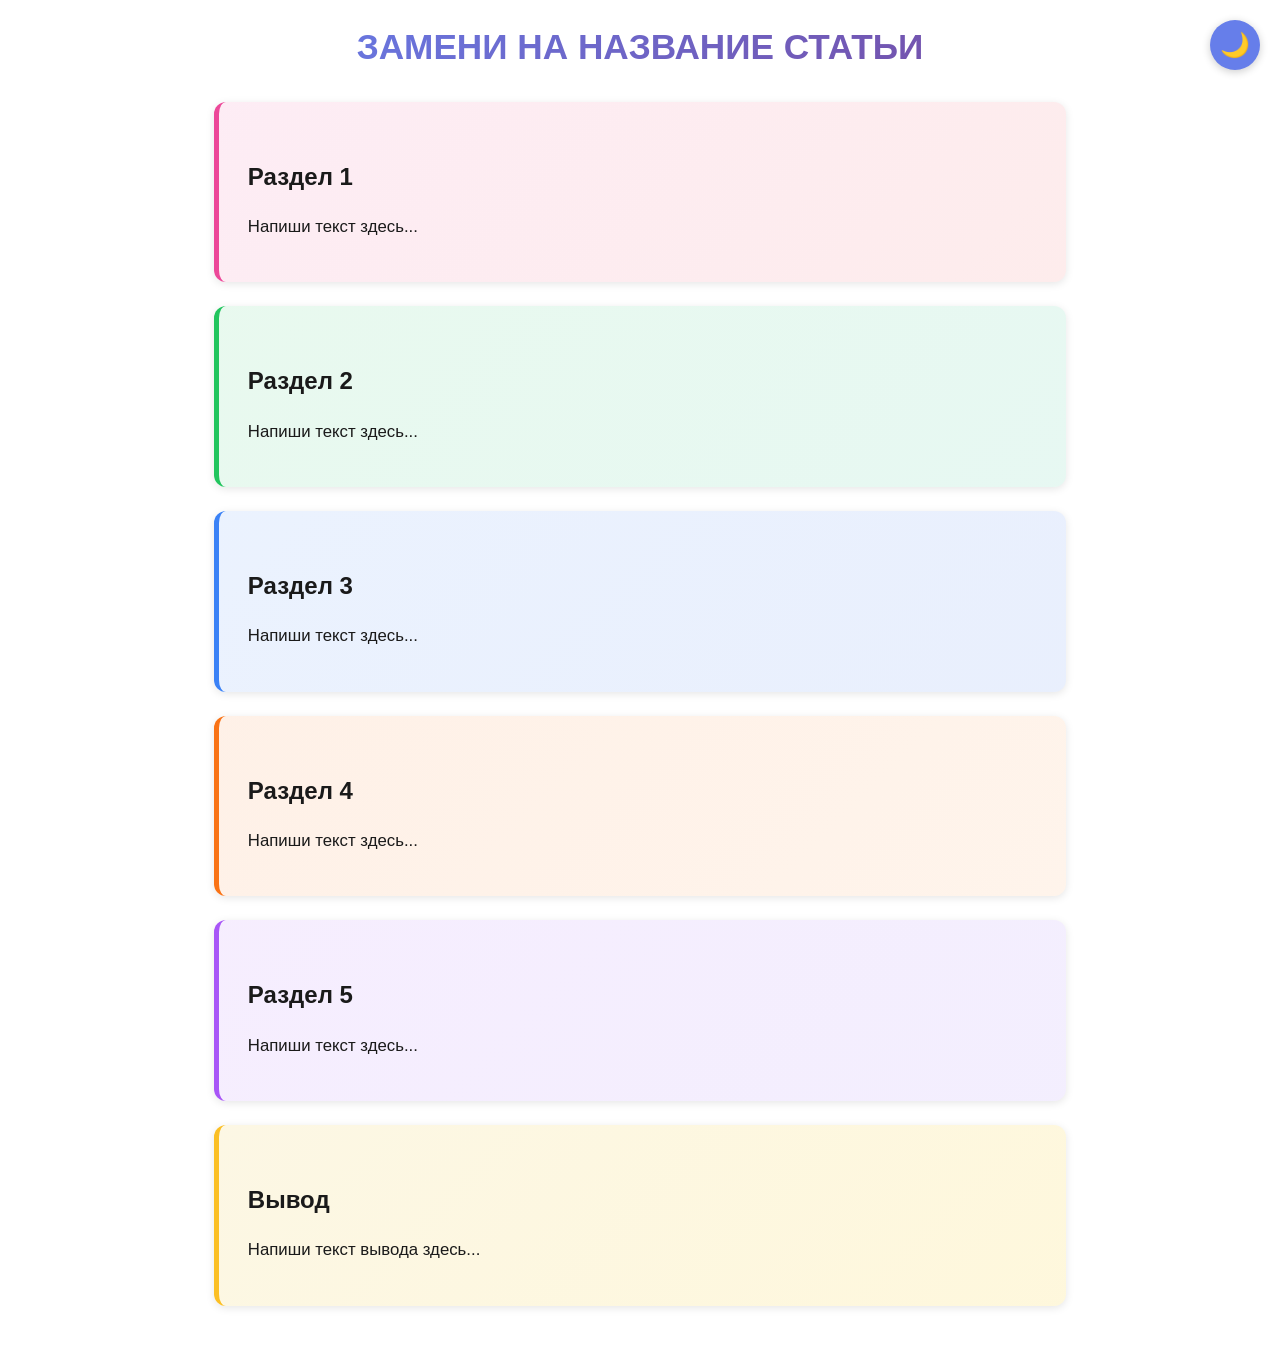
<file: template.html>
<!DOCTYPE html>
<html lang="ru">
<head>
  <!-- Yandex.Metrika counter -->
<script type="text/javascript">
    (function(m,e,t,r,i,k,a){
        m[i]=m[i]||function(){(m[i].a=m[i].a||[]).push(arguments)};
        m[i].l=1*new Date();
        for (var j = 0; j < document.scripts.length; j++) {if (document.scripts[j].src === r) { return; }}
        k=e.createElement(t),a=e.getElementsByTagName(t)[0],k.async=1,k.src=r,a.parentNode.insertBefore(k,a)
    })(window, document,'script','https://mc.yandex.ru/metrika/tag.js?id=108200368', 'ym');

    ym(108200368, 'init', {ssr:true, webvisor:true, clickmap:true, ecommerce:"dataLayer", referrer: document.referrer, url: location.href, accurateTrackBounce:true, trackLinks:true});
</script>
<noscript><div><img src="https://mc.yandex.ru/watch/108200368" style="position:absolute; left:-9999px;" alt="" /></div></noscript>
<!-- /Yandex.Metrika counter -->
  <meta charset="UTF-8" />
  <title>ЗАМЕНИ НА НАЗВАНИЕ СТАТЬИ</title>
  <meta name="viewport" content="width=device-width, initial-scale=1.0"/>

  <link rel="icon" type="image/png" sizes="120x120" href="/favicon-120x120.png">
  <link rel="icon" type="image/png" sizes="32x32" href="/favicon-32x32.png">
  <link rel="icon" type="image/png" sizes="512x512" href="/favicon-512x512.png">
  <link rel="apple-touch-icon" sizes="180x180" href="/apple-touch-icon.png">

  <link rel="canonical" href="https://aimihome.ru/article-X.html">
  <link rel="stylesheet" href="/styles.css">

  <style>
    :root {
      --bg: #ffffff;
      --text: #1a1a1a;
      --card-bg: #f5f7fa;
      --accent: #667eea;
      --accent2: #764ba2;
      --border: #e0e0e0;
    }

    body.dark {
      --bg: #1b1b1d;
      --text: #ffffff;
      --card-bg: #2a2a2e;
      --accent: #7b8cff;
      --accent2: #9a6bff;
      --border: #444;
    }

    body {
      background: var(--bg);
      color: var(--text);
      transition: background 0.3s, color 0.3s;
      font-family: -apple-system, BlinkMacSystemFont, 'Segoe UI', Roboto, Oxygen, Ubuntu, Cantarell, sans-serif;
    }

    p {
      font-size: 1.05rem;
      line-height: 1.8;
      color: var(--text);
    }

    h2 {
      color: var(--text);
      margin-bottom: 1rem;
    }

    /* Цветные блоки с разными градиентами */
    .feature-card:nth-child(1) {
      background: linear-gradient(135deg, rgba(102, 126, 234, 0.1), rgba(118, 75, 162, 0.1));
      border-left: 5px solid #667eea;
    }

    .feature-card:nth-child(2) {
      background: linear-gradient(135deg, rgba(236, 72, 153, 0.1), rgba(239, 68, 68, 0.1));
      border-left: 5px solid #ec4899;
    }

    .feature-card:nth-child(3) {
      background: linear-gradient(135deg, rgba(34, 197, 94, 0.1), rgba(16, 185, 129, 0.1));
      border-left: 5px solid #22c55e;
    }

    .feature-card:nth-child(4) {
      background: linear-gradient(135deg, rgba(59, 130, 246, 0.1), rgba(37, 99, 235, 0.1));
      border-left: 5px solid #3b82f6;
    }

    .feature-card:nth-child(5) {
      background: linear-gradient(135deg, rgba(249, 115, 22, 0.1), rgba(251, 146, 60, 0.1));
      border-left: 5px solid #f97316;
    }

    .feature-card:nth-child(6) {
      background: linear-gradient(135deg, rgba(168, 85, 247, 0.1), rgba(139, 92, 246, 0.1));
      border-left: 5px solid #a855f7;
    }

    .feature-card:nth-child(7) {
      background: linear-gradient(135deg, rgba(14, 165, 233, 0.1), rgba(6, 182, 212, 0.1));
      border-left: 5px solid #0ea5e9;
    }

    .feature-card:nth-child(8) {
      background: linear-gradient(135deg, rgba(236, 201, 75, 0.1), rgba(250, 204, 21, 0.1));
      border-left: 5px solid #ecc94b;
    }

    .feature-card,
    .short-block {
      padding: 1.5rem 1.8rem;
      border-radius: 12px;
      margin: 1.5rem 0;
      transition: all 0.3s ease;
      box-shadow: 0 2px 8px rgba(0, 0, 0, 0.1);
    }

    body.dark .feature-card,
    body.dark .short-block {
      box-shadow: 0 2px 8px rgba(0, 0, 0, 0.3);
    }

    .feature-card:hover,
    .short-block:hover {
      transform: translateY(-2px);
      box-shadow: 0 4px 12px rgba(0, 0, 0, 0.15);
    }

    .short-block {
      background: linear-gradient(135deg, rgba(236, 201, 75, 0.15), rgba(250, 204, 21, 0.15));
      border-left: 5px solid #fbbf24;
    }

    .article-container {
      max-width: 900px;
      margin: 0 auto;
      padding: 1.5rem;
    }

    .article-title {
      text-align: center;
      margin-bottom: 2rem;
      background: linear-gradient(135deg, #667eea 0%, #764ba2 100%);
      -webkit-background-clip: text;
      -webkit-text-fill-color: transparent;
      background-clip: text;
      font-size: 2.2rem;
      font-weight: 800;
      line-height: 1.3;
    }

    body.dark .article-title {
      -webkit-text-fill-color: transparent;
      background: linear-gradient(135deg, #7b8cff 0%, #9a6bff 100%);
      -webkit-background-clip: text;
      background-clip: text;
    }

    .theme-toggle {
      position: fixed;
      top: 20px;
      right: 20px;
      background: var(--accent);
      border: none;
      width: 50px;
      height: 50px;
      border-radius: 50%;
      font-size: 1.5rem;
      cursor: pointer;
      z-index: 1000;
      transition: all 0.3s;
      box-shadow: 0 2px 8px rgba(0, 0, 0, 0.2);
    }

    .theme-toggle:hover {
      transform: scale(1.1);
    }

    .back-to-top {
      position: fixed;
      bottom: 30px;
      right: 30px;
      background: var(--accent);
      color: white;
      width: 45px;
      height: 45px;
      border-radius: 50%;
      display: flex;
      align-items: center;
      justify-content: center;
      cursor: pointer;
      font-size: 1.2rem;
      transition: all 0.3s;
      box-shadow: 0 2px 8px rgba(0, 0, 0, 0.2);
      text-decoration: none;
      display: none;
    }

    .back-to-top:hover {
      transform: translateY(-3px);
    }

    strong {
      color: var(--accent);
    }

    body.dark strong {
      color: #7b8cff;
    }

    @media (max-width: 768px) {
      .article-title {
        font-size: 1.5rem;
      }

      p {
        font-size: 1rem;
      }

      .feature-card,
      .short-block {
        padding: 1rem 1.2rem;
      }
    }
  </style>
</head>

<body>

<button class="theme-toggle" id="themeToggle" aria-label="Переключить тему">🌙</button>
<a href="#" class="back-to-top" id="backToTop">↑</a>

<div class="article-container">

  <h1 class="article-title">
    ЗАМЕНИ НА НАЗВАНИЕ СТАТЬИ
  </h1>

  <section class="feature-card">
    <h2>Раздел 1</h2>
    <p>Напиши текст здесь...</p>
  </section>

  <section class="feature-card">
    <h2>Раздел 2</h2>
    <p>Напиши текст здесь...</p>
  </section>

  <section class="feature-card">
    <h2>Раздел 3</h2>
    <p>Напиши текст здесь...</p>
  </section>

  <section class="feature-card">
    <h2>Раздел 4</h2>
    <p>Напиши текст здесь...</p>
  </section>

  <section class="feature-card">
    <h2>Раздел 5</h2>
    <p>Напиши текст здесь...</p>
  </section>

  <section class="short-block">
    <h2>Вывод</h2>
    <p>Напиши текст вывода здесь...</p>
  </section>

</div>

<script>
  const themeBtn = document.getElementById("themeToggle");
  themeBtn.onclick = () => {
    document.body.classList.toggle("dark");
    themeBtn.textContent = document.body.classList.contains("dark") ? "☀️" : "🌙";
  };

  const backToTop = document.getElementById("backToTop");
  window.addEventListener("scroll", () => {
    backToTop.style.display = window.scrollY > 300 ? "block" : "none";
  });
  backToTop.onclick = (e) => {
    e.preventDefault();
    window.scrollTo({ top: 0, behavior: "smooth" });
  };
</script>

</body>
</html>
</file>
<file: styles.css>
/* ===== ОБЩИЕ СТИЛИ ===== */
* {
  margin: 0;
  padding: 0;
  box-sizing: border-box;
}

html {
  scroll-behavior: smooth;
}

body {
  font-family: 'Segoe UI', Tahoma, Geneva, Verdana, sans-serif;
  line-height: 1.6;
  color: #333;
  background-color: #f9f9f9;
  transition: background-color 0.3s, color 0.3s;
}

.container {
  max-width: 1400px;
  margin: 0 auto;
  padding: 2rem 5%;
}

/* ===== ТЁМНАЯ ТЕМА ===== */
body.dark-theme {
  background-color: #121212;
  color: #e0e0e0;
}

body.dark-theme header {
  background: linear-gradient(135deg, #4a69bd, #6a89cc);
}

body.dark-theme h1,
body.dark-theme h2,
body.dark-theme h3 {
  color: #bb86fc;
}

body.dark-theme .feature-card,
body.dark-theme .work-card {
  background: #1e1e1e;
  color: #ccc;
  box-shadow: 0 4px 8px rgba(0,0,0,0.3);
}

body.dark-theme footer {
  border-top: 1px solid #333;
  color: #888;
}

body.dark-theme .info-block { background: #2a2a4a; border-left-color: #6e8efb; }
body.dark-theme .short-block { background: #2a3a5a; border-left-color: #4a69bd; }
body.dark-theme .tech-block { background: #2a4a3a; border-left-color: #22c55e; }
body.dark-theme .tools-block { background: #4a3a2a; border-left-color: #f59e0b; }
body.dark-theme .conclusion-block { background: #3a2a4a; border-left-color: #a855f7; }
body.dark-theme .myth-block { background: #4a2a2a; border-left-color: #ef4444; }
body.dark-theme .highlight { background: rgba(0, 217, 255, 0.15); border-left-color: #00d9ff; }
body.dark-theme th { background: #2a2a2a; }
body.dark-theme td,
body.dark-theme th { border-color: #444; }
body.dark-theme .lang-btn { background: #1e1e1e; color: #bb86fc; border-color: #bb86fc; }
body.dark-theme .lang-btn:hover { background: #2a2a2a; }
body.dark-theme .lang-btn.active { background: linear-gradient(135deg, #4a69bd, #6a89cc); color: white; border-color: transparent; }
body.dark-theme .stats-box { background: linear-gradient(135deg, #3a1c71, #2c2c54); box-shadow: 0 4px 12px rgba(187, 134, 252, 0.2); }
body.dark-theme .toc { background: #2a2a4a; }
body.dark-theme .toc a { color: #6e8efb; }

/* ===== ШАПКА ===== */
header {
  background: linear-gradient(135deg, #6e8efb, #a777e3);
  color: white;
  padding: 2rem 1rem;
  text-align: center;
  border-radius: 0 0 12px 12px;
}

header h1 {
  font-size: 2.5rem;
  margin-bottom: 0.5rem;
  color: white !important;
}

header p {
  font-size: 1.1rem;
  opacity: 0.95;
}

/* ===== ЗАГОЛОВКИ ===== */
h1 { font-size: 2.5rem; margin-bottom: 1rem; }
h2 { color: #555; margin: 2rem 0 1rem; }
h3 { color: #666; margin: 1.5rem 0 0.8rem; }
p { margin-bottom: 1rem; }

body.dark-theme h2 { color: #bb86fc; }
body.dark-theme h3 { color: #ccc; }

/* ===== КНОПКИ ===== */
.back-btn {
  display: inline-flex;
  align-items: center;
  gap: 6px;
  padding: 10px 20px;
  background: linear-gradient(135deg, #6e8efb, #a777e3);
  color: white !important;
  text-decoration: none;
  border-radius: 8px;
  font-weight: 600;
  box-shadow: 0 4px 12px rgba(110, 142, 251, 0.3);
  transition: transform 0.2s, box-shadow 0.2s;
  margin-bottom: 1.5rem;
}

.back-btn:hover {
  transform: translateY(-2px);
  box-shadow: 0 6px 20px rgba(110, 142, 251, 0.5);
}

.back-btn::before {
  content: "←";
  font-size: 1.2rem;
}

/* ===== КАРТОЧКИ ===== */
.features {
  display: flex;
  flex-wrap: wrap;
  gap: 1.5rem;
  margin-top: 1.5rem;
}

.feature-card,
.work-card {
  background: white;
  padding: 1.2rem;
  border-radius: 10px;
  box-shadow: 0 4px 8px rgba(0,0,0,0.05);
  flex: 1 1 250px;
  transition: transform 0.2s, box-shadow 0.2s;
}

.feature-card:hover,
.work-card:hover {
  transform: translateY(-3px);
  box-shadow: 0 8px 24px rgba(0,0,0,0.15);
}

/* ===== КАРТИНКИ РАБОТ (ИСПРАВЛЕНО) ===== */
.work-card img {
  width: 100%;
  height: auto;           /* ← Авто-высота, не обрезает! */
  max-height: 500px;      /* ← Максимум, но не обязательно */
  object-fit: contain;    /* ← Показывает всю картинку целиком */
  object-position: center;
  display: block;
  border-radius: 8px 8px 0 0;
  background: #f5f5f5;    /* ← Фон, если картинка меньше */
}

/* Адаптив для телефонов */
@media (max-width: 768px) {
  .work-card img {
    max-height: 300px;    /* ← На телефоне поменьше */
  }
}

.work-card p {
  font-size: 0.95rem;
  color: #666;
  margin: 0;
  font-style: italic;
}

body.dark-theme .work-card p { color: #aaa; }

/* ===== ГАЛЕРЕЯ ===== */
.works-grid {
  display: grid;
  grid-template-columns: repeat(auto-fit, minmax(180px, 1fr));
  gap: 1.5rem;
  margin: 2rem 0;
}

/* ===== ТАБЛИЦЫ ===== */
.table-wrapper {
  overflow-x: auto;
  margin: 20px 0;
  border-radius: 8px;
  box-shadow: 0 2px 8px rgba(0,0,0,0.1);
}

.table-wrapper table {
  width: 100%;
  border-collapse: collapse;
  min-width: 600px;
  margin: 0;
}

.table-wrapper th,
.table-wrapper td {
  border: 1px solid #ccc;
  padding: 10px;
  text-align: left;
}

.table-wrapper th {
  background: #f3f4f6;
  font-weight: 600;
}

body.dark-theme .table-wrapper th { background: #2a2a2a; }

/* ===== ИНФО-БЛОКИ ===== */
.info-block, .short-block, .tech-block,
.tools-block, .conclusion-block, .myth-block, .highlight {
  padding: 15px 20px;
  border-radius: 0 8px 8px 0;
  margin: 25px 0;
  transition: transform 0.2s;
}

.info-block:hover, .short-block:hover, .tech-block:hover {
  transform: translateY(-2px);
}

.info-block { background: #eef6ff; border-left: 5px solid #3b82f6; }
.short-block { background: #e8f0fe; border-left: 5px solid #1a73e8; }
.tech-block { background: #e7f7ed; border-left: 5px solid #22c55e; }
.tools-block { background: #fff4e5; border-left: 5px solid #f59e0b; }
.conclusion-block { background: #f5e8ff; border-left: 5px solid #a855f7; }
.myth-block { background: #ffe5e5; border-left: 5px solid #ef4444; }
.highlight { background: rgba(0, 217, 255, 0.1); border-left: 4px solid #00d9ff; }

/* ===== СТАТИСТИКА ===== */
.stats-box {
  background: linear-gradient(135deg, #667eea 0%, #764ba2 100%);
  color: white;
  padding: 1.2rem;
  border-radius: 10px;
  margin: 1.5rem 0;
  font-weight: 500;
  line-height: 1.5;
  box-shadow: 0 4px 12px rgba(102, 126, 234, 0.3);
}

/* ===== ЯЗЫКОВЫЕ КНОПКИ ===== */
.lang-switcher {
  display: flex;
  gap: 0.5rem;
  margin: 1rem 0;
  flex-wrap: wrap;
}

.lang-btn {
  padding: 0.5rem 1.2rem;
  border: 2px solid #6e8efb;
  background: white;
  color: #6e8efb;
  border-radius: 8px;
  cursor: pointer;
  font-weight: 600;
  font-size: 0.95rem;
  transition: all 0.3s ease;
  box-shadow: 0 2px 4px rgba(0,0,0,0.1);
}

.lang-btn:hover {
  transform: translateY(-2px);
  box-shadow: 0 4px 12px rgba(110, 142, 251, 0.3);
}

.lang-btn.active,
.lang-btn.active:hover {
  background: linear-gradient(135deg, #6e8efb, #a777e3);
  color: white;
  border-color: transparent;
  box-shadow: 0 4px 12px rgba(110, 142, 251, 0.4);
}

.lang-content {
  animation: slideIn 0.4s ease-out;
}

@keyframes slideIn {
  from { opacity: 0; transform: translateY(15px); }
  to { opacity: 1; transform: translateY(0); }
}

/* ===== КНОПКА НАВЕРХ ===== */
.back-to-top {
  position: fixed;
  bottom: 20px;
  right: 20px;
  background: #6e8efb;
  color: white;
  width: 44px;
  height: 44px;
  border-radius: 50%;
  display: flex;
  align-items: center;
  justify-content: center;
  text-decoration: none;
  font-weight: bold;
  font-size: 1.2rem;
  box-shadow: 0 2px 6px rgba(0,0,0,0.2);
  opacity: 0;
  visibility: hidden;
  transition: opacity 0.3s, visibility 0.3s;
  z-index: 100;
}

.back-to-top.show {
  opacity: 1;
  visibility: visible;
}

/* ===== ПЕРЕКЛЮЧАТЕЛЬ ТЕМЫ ===== */
.theme-toggle {
  position: fixed;
  top: 20px;
  right: 20px;
  background: rgba(255,255,255,0.15);
  backdrop-filter: blur(4px);
  border: none;
  font-size: 1.5rem;
  cursor: pointer;
  z-index: 100;
  width: 44px;
  height: 44px;
  border-radius: 50%;
  display: flex;
  align-items: center;
  justify-content: center;
  color: white;
  transition: background 0.3s;
}

.theme-toggle:hover {
  background: rgba(255,255,255,0.25);
}

/* ===== ПОДВАЛ ===== */
footer {
  text-align: center;
  padding: 1.5rem;
  color: #777;
  font-size: 0.9rem;
  border-top: 1px solid #eee;
  margin-top: 2rem;
}

footer a {
  color: #6e8efb;
  text-decoration: none;
}

footer a:hover {
  text-decoration: underline;
}

/* ===== ФУТЕР ЭКСТРА ===== */
.footer-extra {
  text-align: center;
  margin: 2rem 0;
  font-size: 0.9rem;
  color: #666;
}

.footer-extra a {
  display: inline-block;
  margin: 0.5rem;
  padding: 10px 20px;
  border-radius: 6px;
  text-decoration: none;
  font-weight: bold;
  box-shadow: 0 2px 4px rgba(0,0,0,0.2);
  transition: transform 0.2s;
}

.footer-extra a:hover {
  transform: translateY(-2px);
}

.footer-extra .telegram { background: #0088cc; color: white; }
.footer-extra .author { background: #25D366; color: white; }

/* ===== ОГЛАВЛЕНИЕ ===== */
.toc {
  background: #f0f4ff;
  padding: 1rem;
  border-radius: 8px;
  margin: 1.5rem 0;
}

.toc ul {
  margin: 0.5rem 0 0 1.5rem;
  padding: 0;
  list-style: none;
}

.toc a {
  color: #1a73e8;
  text-decoration: none;
}

.toc a:hover {
  text-decoration: underline;
}

/* ===== АДАПТИВ ===== */
@media (max-width: 768px) {
  h1 { font-size: 2rem; }
  h2 { font-size: 1.4rem; }
  .container { padding: 1rem; }
  .feature-card, .work-card { flex: 1 1 100%; }
  .lang-btn { flex: 1; min-width: 120px; font-size: 0.9rem; padding: 0.4rem 0.8rem; }
  header h1 { font-size: 2rem; }
  ol, ul { padding-left: 1.2rem; }
  li { margin-bottom: 0.8rem; }
  .work-card img { height: 250px; }
}

@media (max-width: 600px) {
  .works-grid {
    grid-template-columns: 1fr;
  }
  .eye-figure {
  text-align: center;
  margin: 30px 0;
}

.eye-figure figcaption {
  color: #666;
  font-size: 0.9rem;
  margin-top: 10px;
}
  .eye-figure img {
  width: 100%;
  max-width: 400px; /* ограничение размера */
  height: auto;
  border-radius: 12px;
  box-shadow: 0 4px 20px rgba(0,0,0,0.15);
}

}
</file>
